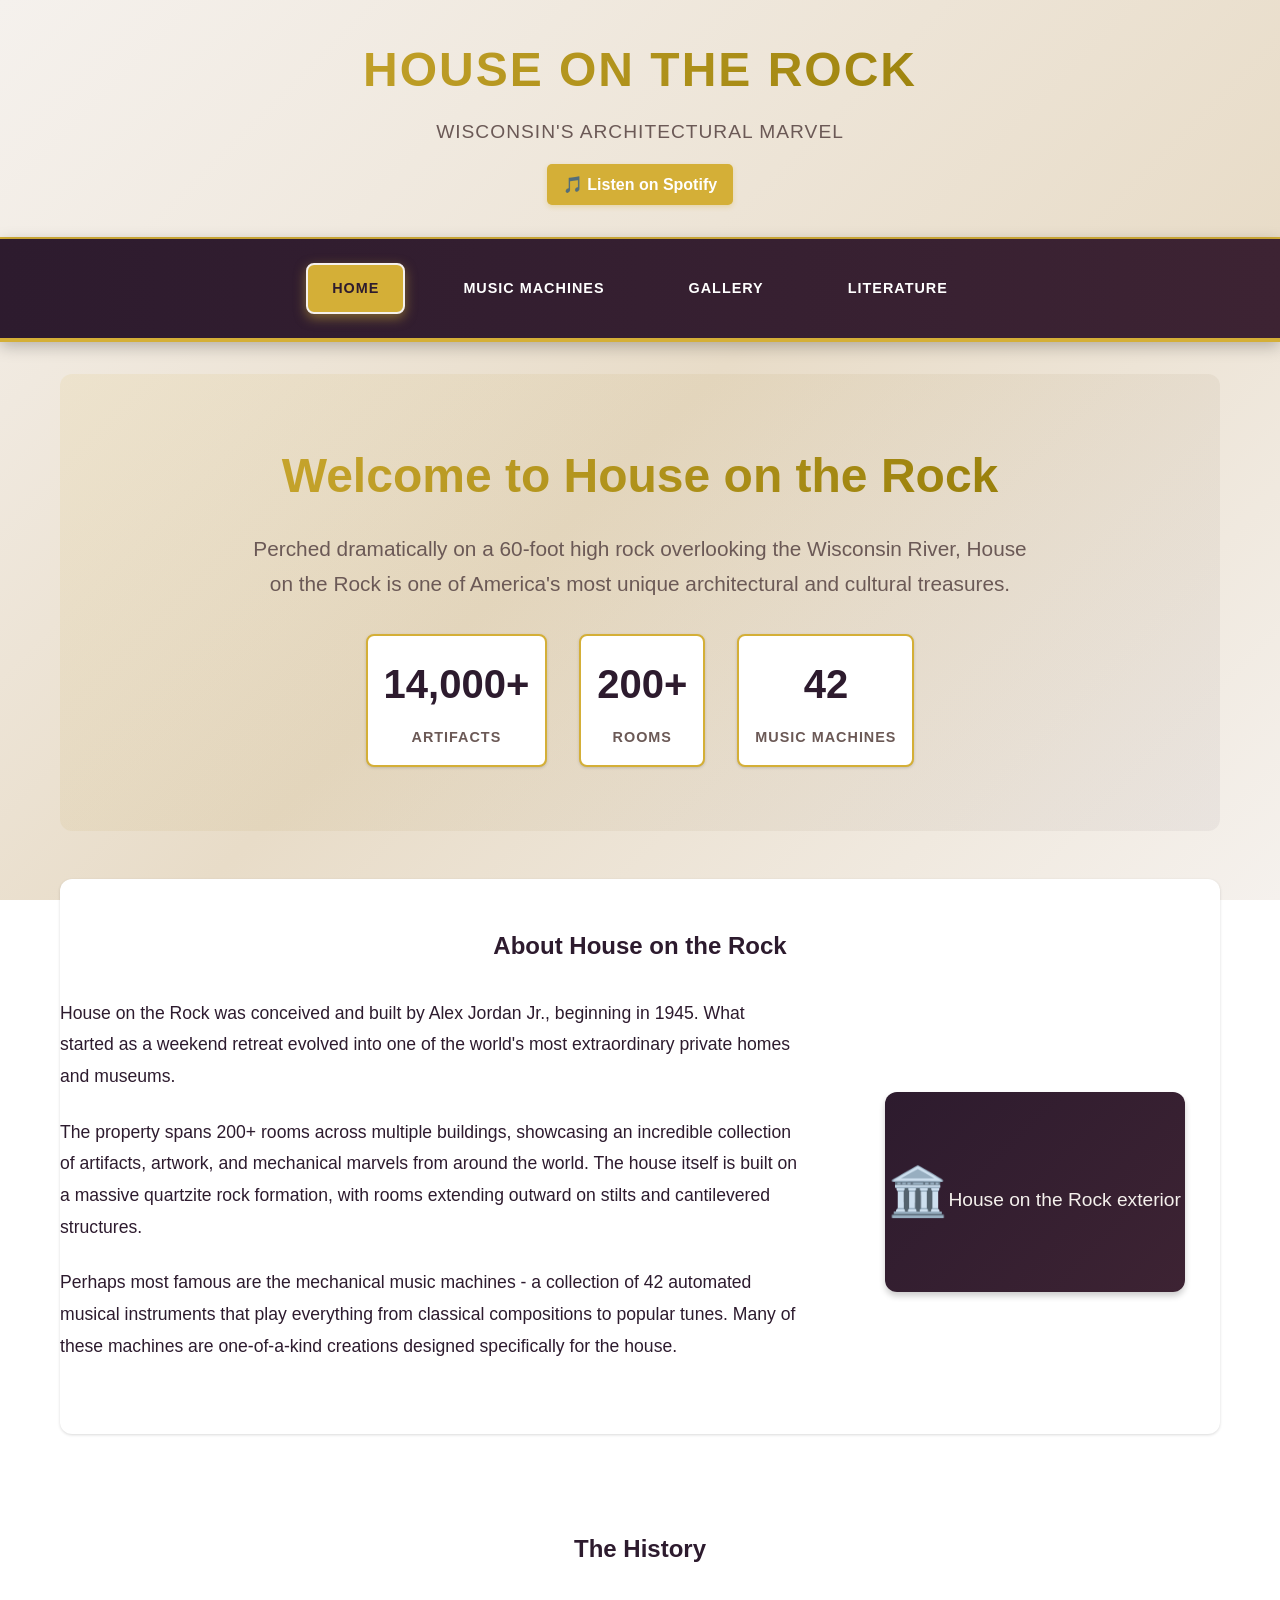
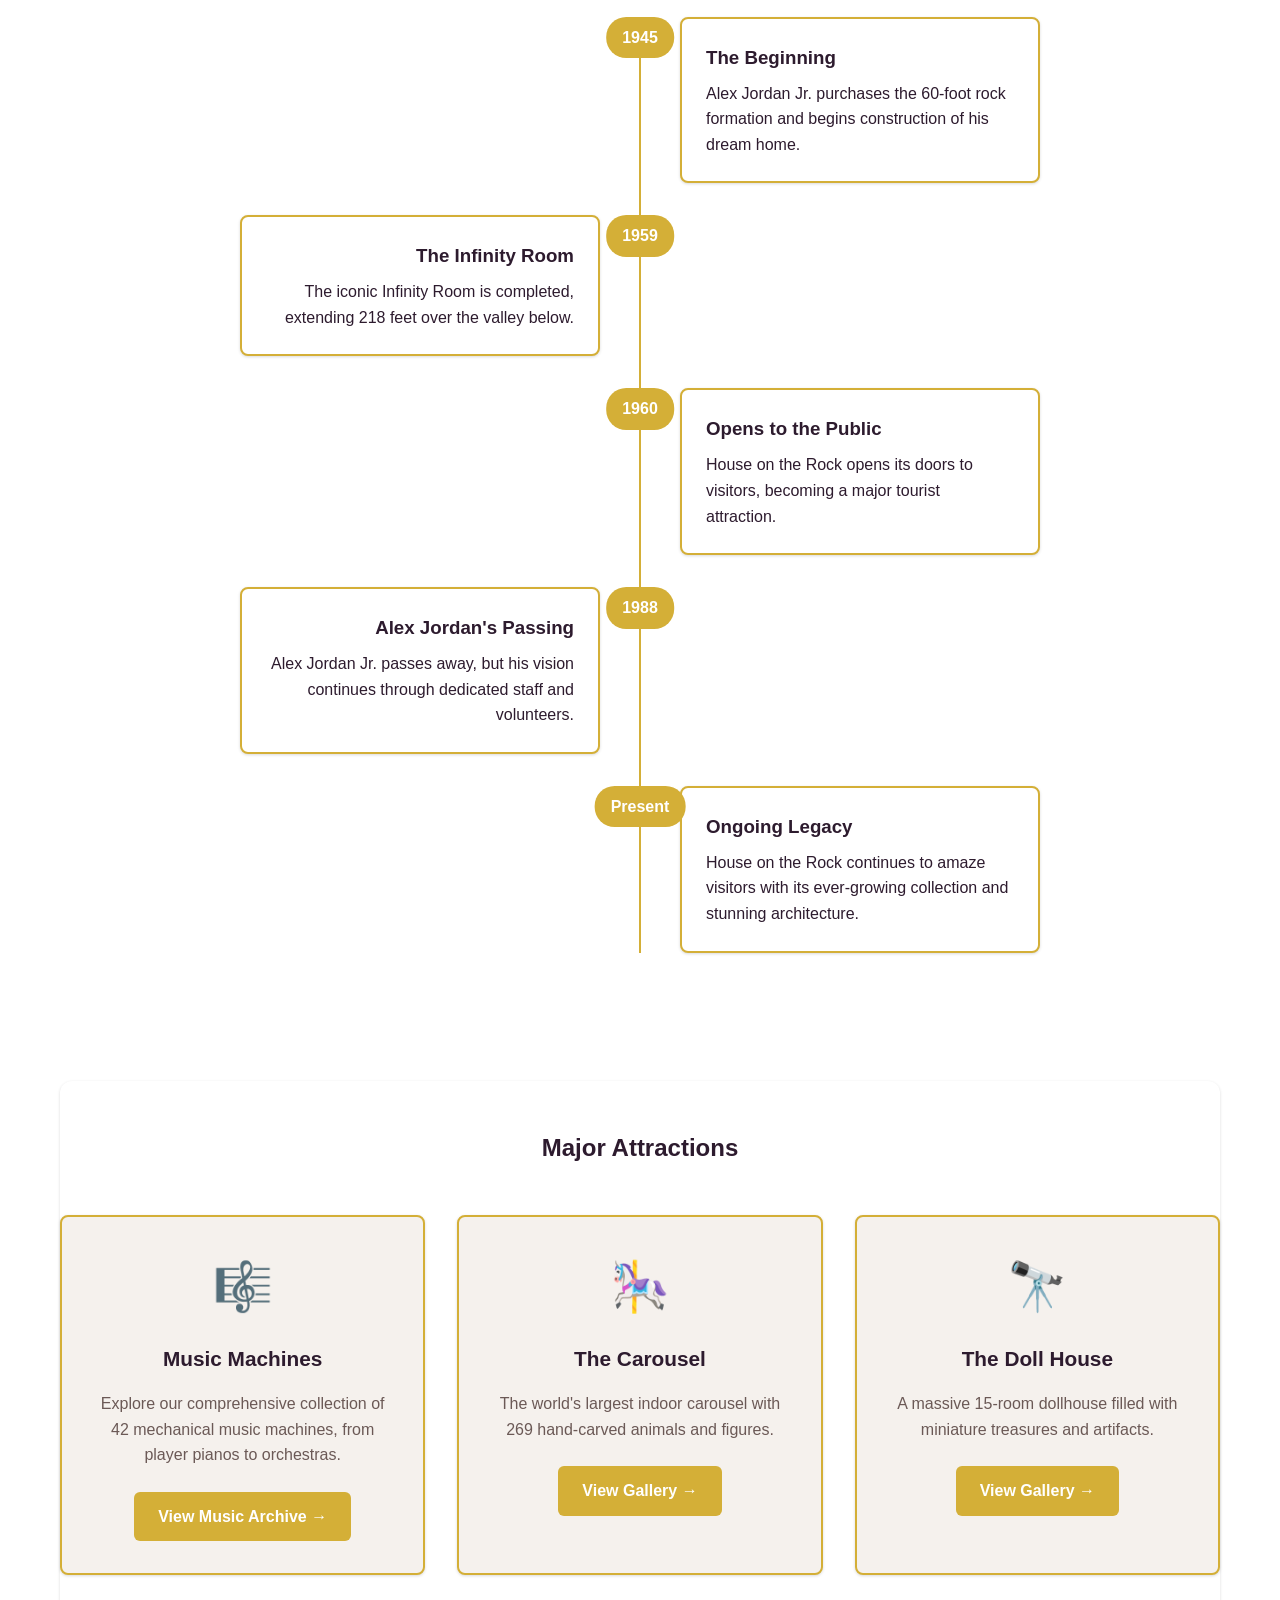
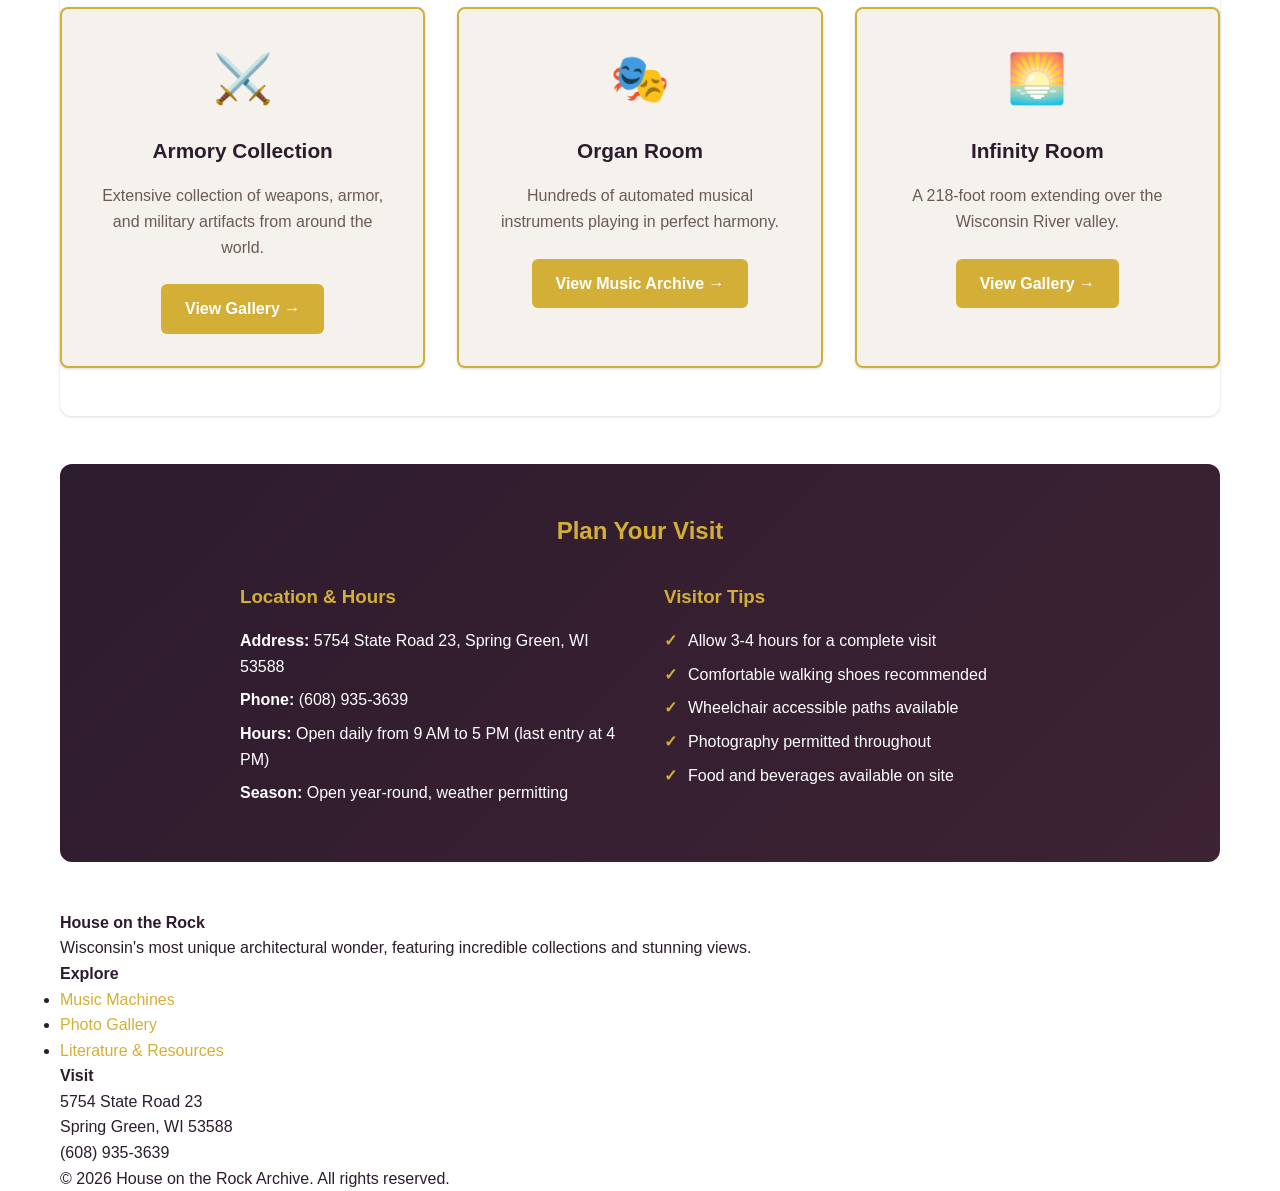
<file: index.html>
<!DOCTYPE html>
<html lang="en">
<head>
    <!-- Performance optimizations -->
    <meta charset="UTF-8">
    <meta name="viewport" content="width=device-width, initial-scale=1.0">
    <meta http-equiv="X-UA-Compatible" content="IE=edge">

    <!-- DNS prefetch for external resources -->
    <link rel="dns-prefetch" href="//fonts.googleapis.com">
    <link rel="preconnect" href="https://fonts.googleapis.com" crossorigin>

    <!-- Preload critical resources -->
    <link rel="preload" href="styles.css" as="style">

    <!-- External CSS -->
    <link rel="stylesheet" href="styles.css">

    <!-- Page metadata -->
    <title>House on the Rock - Wisconsin's Architectural Marvel</title>
    <meta name="description" content="Discover House on the Rock, Wisconsin's most unique architectural wonder featuring incredible collections, mechanical music machines, and stunning views.">
    <meta name="keywords" content="House on the Rock, Spring Green Wisconsin, architectural wonder, collections, music machines, Alex Jordan">
    <meta name="author" content="House on the Rock Archive">
    <meta name="robots" content="index, follow">

    <!-- Performance and caching -->
    <meta http-equiv="Cache-Control" content="max-age=86400, public">
    <meta name="theme-color" content="#2c5530">

    <!-- Open Graph for social sharing -->
    <meta property="og:title" content="House on the Rock - Wisconsin's Architectural Marvel">
    <meta property="og:description" content="Discover House on the Rock, Wisconsin's most unique architectural wonder">
    <meta property="og:type" content="website">
    <meta property="og:url" content="https://houseontherockarchive.com">

    <!-- Favicon -->
    <link rel="icon" type="image/x-icon" href="favicon.ico">
    <link rel="apple-touch-icon" sizes="180x180" href="apple-touch-icon.png">

    <!-- Web App Manifest -->
    <link rel="manifest" href="manifest.json">

    <!-- Canonical URL -->
    <link rel="canonical" href="https://houseontherockarchive.com">

    <!-- Security headers -->
    <meta http-equiv="Content-Security-Policy" content="default-src 'self'; script-src 'self' 'unsafe-inline'; style-src 'self' 'unsafe-inline' https://fonts.googleapis.com; font-src 'self' https://fonts.gstatic.com; img-src 'self' data: https:; connect-src 'self'">
</head>
<body>
    <header>
        <div class="container">
            <h1>House on the Rock</h1>
            <div class="subtitle">Wisconsin's Architectural Marvel</div>
            <div class="spotify-link">
                <a href="https://open.spotify.com/playlist/YOUR_PLAYLIST_ID" target="_blank" rel="noopener noreferrer" aria-label="Listen to House on the Rock Music Machines playlist on Spotify">
                    🎵 Listen on Spotify
                </a>
            </div>
        </div>
    </header>

    <nav class="main-nav" aria-label="Main navigation">
        <div class="container">
            <a href="index.html" class="nav-section active">Home</a>
            <a href="music.html" class="nav-section">Music Machines</a>
            <a href="gallery.html" class="nav-section">Gallery</a>
            <a href="literature.html" class="nav-section">Literature</a>
        </div>
    </nav>

    <main id="main-content" class="container">
        <section class="hero">
            <div class="hero-content">
                <h2>Welcome to House on the Rock</h2>
                <p class="hero-description">Perched dramatically on a 60-foot high rock overlooking the Wisconsin River, House on the Rock is one of America's most unique architectural and cultural treasures.</p>
                <div class="hero-stats">
                    <div class="stat">
                        <span class="stat-number">14,000+</span>
                        <span class="stat-label">Artifacts</span>
                    </div>
                    <div class="stat">
                        <span class="stat-number">200+</span>
                        <span class="stat-label">Rooms</span>
                    </div>
                    <div class="stat">
                        <span class="stat-number">42</span>
                        <span class="stat-label">Music Machines</span>
                    </div>
                </div>
            </div>
        </section>

        <section class="about">
            <h2>About House on the Rock</h2>
            <div class="about-content">
                <div class="about-text">
                    <p>House on the Rock was conceived and built by Alex Jordan Jr., beginning in 1945. What started as a weekend retreat evolved into one of the world's most extraordinary private homes and museums.</p>
                    <p>The property spans 200+ rooms across multiple buildings, showcasing an incredible collection of artifacts, artwork, and mechanical marvels from around the world. The house itself is built on a massive quartzite rock formation, with rooms extending outward on stilts and cantilevered structures.</p>
                    <p>Perhaps most famous are the mechanical music machines - a collection of 42 automated musical instruments that play everything from classical compositions to popular tunes. Many of these machines are one-of-a-kind creations designed specifically for the house.</p>
                </div>
                <div class="about-image">
                    <div class="image-placeholder-large">
                        <span>🏛️</span>
                        <p>House on the Rock exterior</p>
                    </div>
                </div>
            </div>
        </section>

        <section class="history">
            <h2>The History</h2>
            <div class="timeline">
                <div class="timeline-item">
                    <div class="timeline-date">1945</div>
                    <div class="timeline-content">
                        <h3>The Beginning</h3>
                        <p>Alex Jordan Jr. purchases the 60-foot rock formation and begins construction of his dream home.</p>
                    </div>
                </div>
                <div class="timeline-item">
                    <div class="timeline-date">1959</div>
                    <div class="timeline-content">
                        <h3>The Infinity Room</h3>
                        <p>The iconic Infinity Room is completed, extending 218 feet over the valley below.</p>
                    </div>
                </div>
                <div class="timeline-item">
                    <div class="timeline-date">1960</div>
                    <div class="timeline-content">
                        <h3>Opens to the Public</h3>
                        <p>House on the Rock opens its doors to visitors, becoming a major tourist attraction.</p>
                    </div>
                </div>
                <div class="timeline-item">
                    <div class="timeline-date">1988</div>
                    <div class="timeline-content">
                        <h3>Alex Jordan's Passing</h3>
                        <p>Alex Jordan Jr. passes away, but his vision continues through dedicated staff and volunteers.</p>
                    </div>
                </div>
                <div class="timeline-item">
                    <div class="timeline-date">Present</div>
                    <div class="timeline-content">
                        <h3>Ongoing Legacy</h3>
                        <p>House on the Rock continues to amaze visitors with its ever-growing collection and stunning architecture.</p>
                    </div>
                </div>
            </div>
        </section>

        <section class="attractions">
            <h2>Major Attractions</h2>
            <div class="attractions-grid">
                <div class="attraction-card">
                    <div class="attraction-icon">🎼</div>
                    <h3>Music Machines</h3>
                    <p>Explore our comprehensive collection of 42 mechanical music machines, from player pianos to orchestras.</p>
                    <a href="music.html" class="attraction-link">View Music Archive →</a>
                </div>
                <div class="attraction-card">
                    <div class="attraction-icon">🎠</div>
                    <h3>The Carousel</h3>
                    <p>The world's largest indoor carousel with 269 hand-carved animals and figures.</p>
                    <a href="gallery.html" class="attraction-link">View Gallery →</a>
                </div>
                <div class="attraction-card">
                    <div class="attraction-icon">🔭</div>
                    <h3>The Doll House</h3>
                    <p>A massive 15-room dollhouse filled with miniature treasures and artifacts.</p>
                    <a href="gallery.html" class="attraction-link">View Gallery →</a>
                </div>
                <div class="attraction-card">
                    <div class="attraction-icon">⚔️</div>
                    <h3>Armory Collection</h3>
                    <p>Extensive collection of weapons, armor, and military artifacts from around the world.</p>
                    <a href="gallery.html" class="attraction-link">View Gallery →</a>
                </div>
                <div class="attraction-card">
                    <div class="attraction-icon">🎭</div>
                    <h3>Organ Room</h3>
                    <p>Hundreds of automated musical instruments playing in perfect harmony.</p>
                    <a href="music.html" class="attraction-link">View Music Archive →</a>
                </div>
                <div class="attraction-card">
                    <div class="attraction-icon">🌅</div>
                    <h3>Infinity Room</h3>
                    <p>A 218-foot room extending over the Wisconsin River valley.</p>
                    <a href="gallery.html" class="attraction-link">View Gallery →</a>
                </div>
            </div>
        </section>

        <section class="visit">
            <h2>Plan Your Visit</h2>
            <div class="visit-info">
                <div class="visit-details">
                    <h3>Location & Hours</h3>
                    <p><strong>Address:</strong> 5754 State Road 23, Spring Green, WI 53588</p>
                    <p><strong>Phone:</strong> (608) 935-3639</p>
                    <p><strong>Hours:</strong> Open daily from 9 AM to 5 PM (last entry at 4 PM)</p>
                    <p><strong>Season:</strong> Open year-round, weather permitting</p>
                </div>
                <div class="visit-tips">
                    <h3>Visitor Tips</h3>
                    <ul>
                        <li>Allow 3-4 hours for a complete visit</li>
                        <li>Comfortable walking shoes recommended</li>
                        <li>Wheelchair accessible paths available</li>
                        <li>Photography permitted throughout</li>
                        <li>Food and beverages available on site</li>
                    </ul>
                </div>
            </div>
        </section>
    </main>

    <footer>
        <div class="container">
            <div class="footer-content">
                <div class="footer-section">
                    <h4>House on the Rock</h4>
                    <p>Wisconsin's most unique architectural wonder, featuring incredible collections and stunning views.</p>
                </div>
                <div class="footer-section">
                    <h4>Explore</h4>
                    <ul>
                        <li><a href="music.html">Music Machines</a></li>
                        <li><a href="gallery.html">Photo Gallery</a></li>
                        <li><a href="literature.html">Literature & Resources</a></li>
                    </ul>
                </div>
                <div class="footer-section">
                    <h4>Visit</h4>
                    <p>5754 State Road 23<br>Spring Green, WI 53588<br>(608) 935-3639</p>
                </div>
            </div>
            <div class="footer-bottom">
                <p>&copy; 2026 House on the Rock Archive. All rights reserved.</p>
            </div>
        </div>
    </footer>

    <script>
        // Performance optimizations
        document.addEventListener('DOMContentLoaded', function() {
            // Lazy load images if needed
            const images = document.querySelectorAll('img[data-src]');
            const imageObserver = new IntersectionObserver((entries, observer) => {
                entries.forEach(entry => {
                    if (entry.isIntersecting) {
                        const img = entry.target;
                        img.src = img.dataset.src;
                        img.classList.remove('lazy');
                        observer.unobserve(img);
                    }
                });
            });

            images.forEach(img => imageObserver.observe(img));

            // Smooth scrolling for anchor links
            document.querySelectorAll('a[href^="#"]').forEach(anchor => {
                anchor.addEventListener('click', function (e) {
                    e.preventDefault();
                    const target = document.querySelector(this.getAttribute('href'));
                    if (target) {
                        target.scrollIntoView({
                            behavior: 'smooth',
                            block: 'start'
                        });
                    }
                });
            });

            // Service worker registration for caching
            if ('serviceWorker' in navigator) {
                window.addEventListener('load', function() {
                    navigator.serviceWorker.register('/sw.js')
                        .then(function(registration) {
                            console.log('Service Worker registered successfully:', registration.scope);
                        })
                        .catch(function(error) {
                            console.log('Service Worker registration failed:', error);
                        });
                });
            }
        });
    </script>
</body>
</html>
</file>
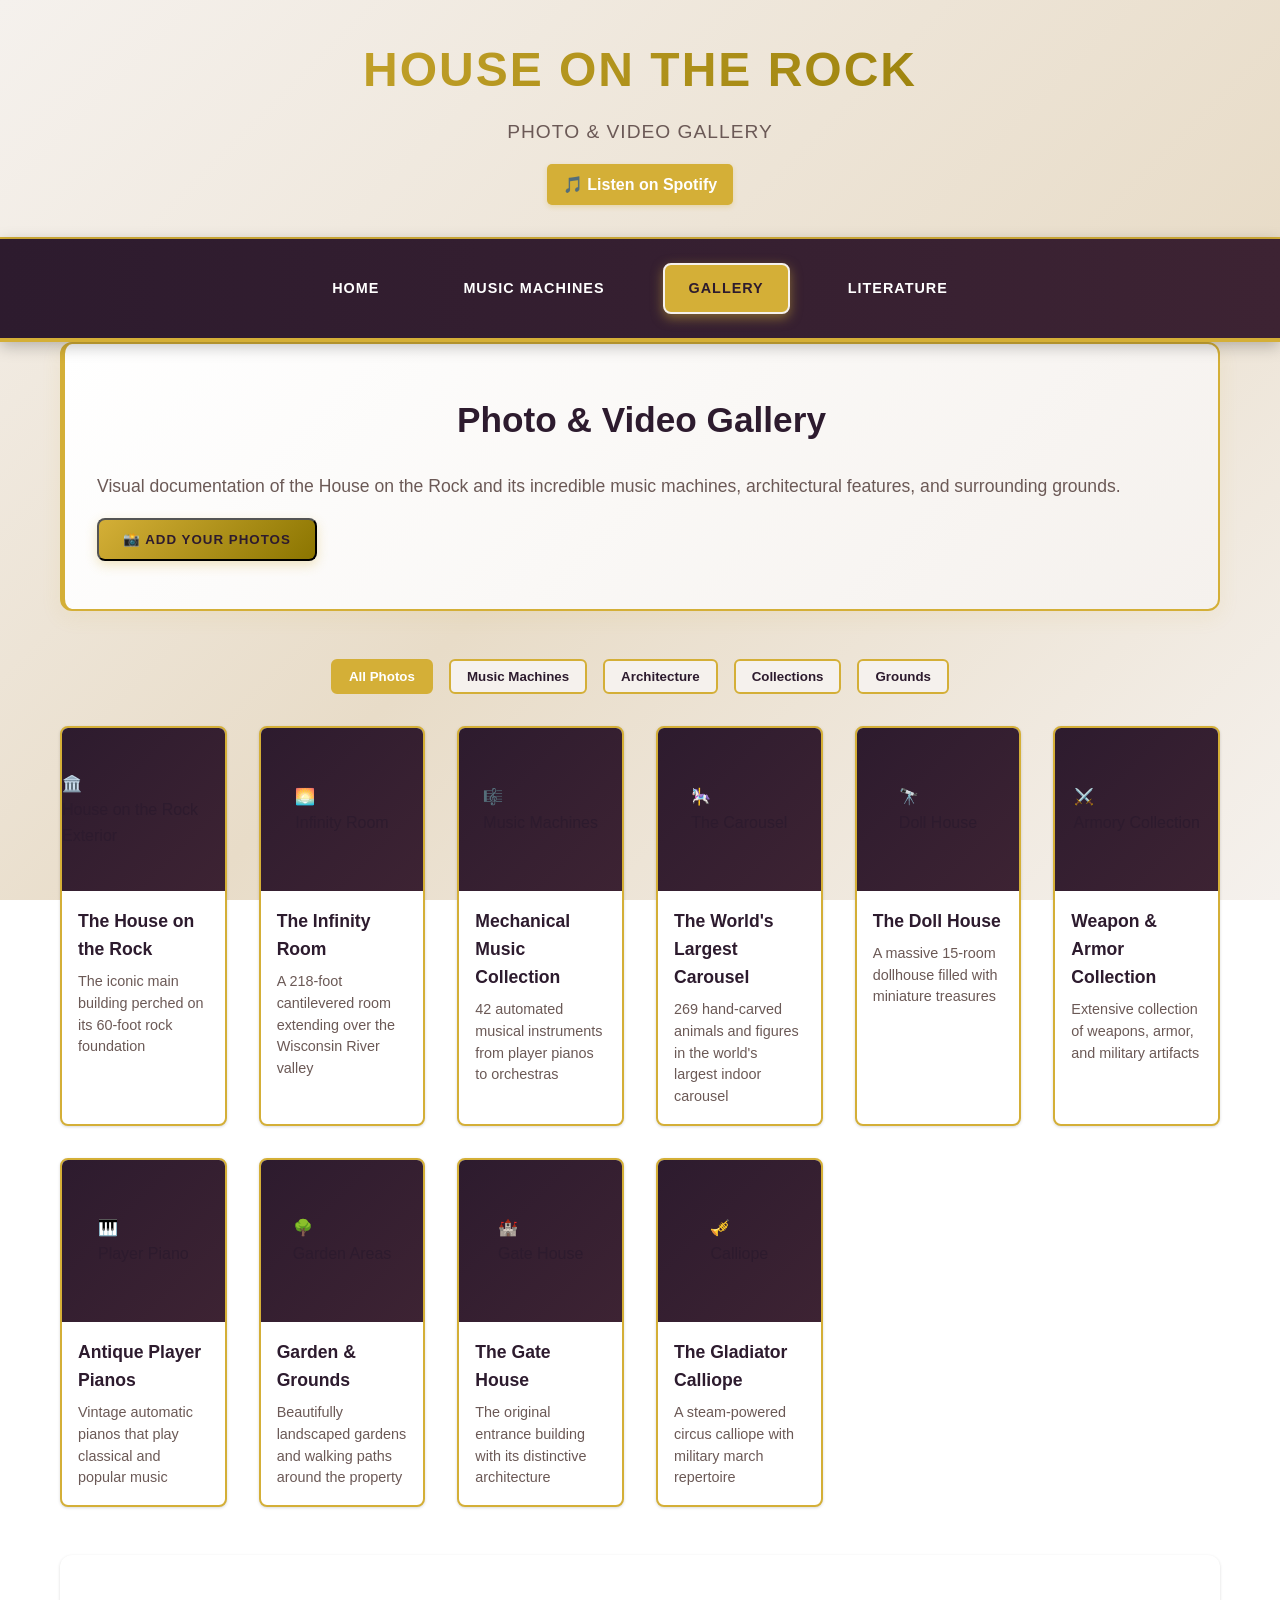
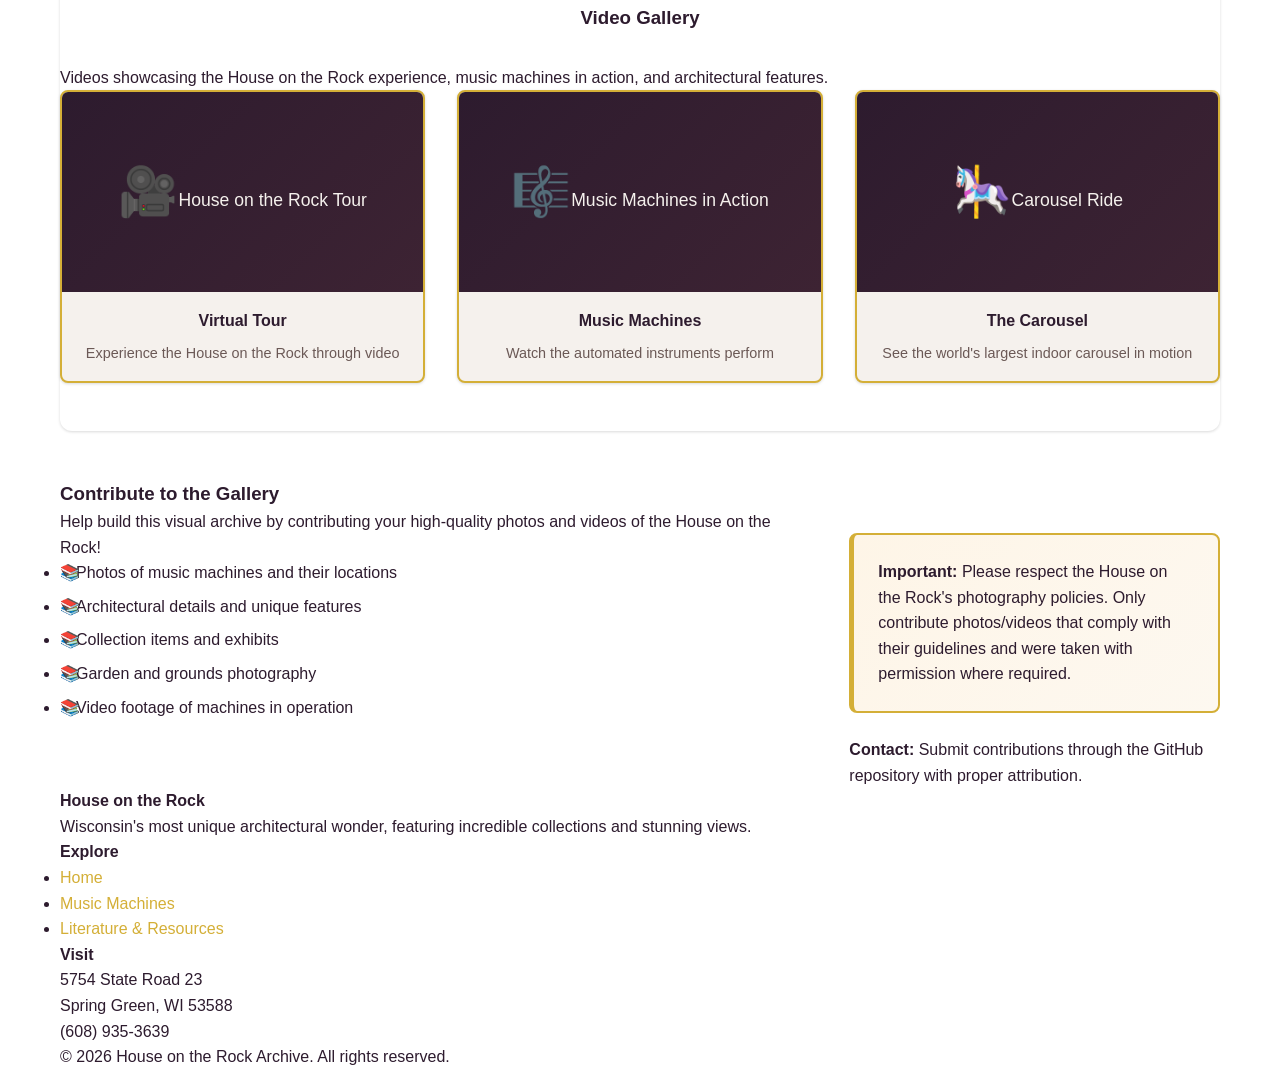
<file: gallery.html>
<!DOCTYPE html>
<html lang="en">
<head>
    <!-- Performance optimizations -->
    <meta charset="UTF-8">
    <meta name="viewport" content="width=device-width, initial-scale=1.0">
    <meta http-equiv="X-UA-Compatible" content="IE=edge">

    <!-- DNS prefetch for external resources -->
    <link rel="dns-prefetch" href="//fonts.googleapis.com">
    <link rel="preconnect" href="https://fonts.googleapis.com" crossorigin>

    <!-- Preload critical resources -->
    <link rel="preload" href="styles.css" as="style">

    <!-- External CSS -->
    <link rel="stylesheet" href="styles.css">

    <!-- Page metadata -->
    <title>House on the Rock - Photo & Video Gallery</title>
    <meta name="description" content="Visual gallery of House on the Rock featuring photos and videos of the architectural wonder, music machines, and collections.">
    <meta name="keywords" content="House on the Rock photos, videos, gallery, architecture, music machines, Wisconsin">
    <meta name="author" content="House on the Rock Archive">
    <meta name="robots" content="index, follow">

    <!-- Performance and caching -->
    <meta http-equiv="Cache-Control" content="max-age=86400, public">
    <meta name="theme-color" content="#2c5530">

    <!-- Open Graph for social sharing -->
    <meta property="og:title" content="House on the Rock - Photo & Video Gallery">
    <meta property="og:description" content="Visual gallery of House on the Rock's architectural wonder and collections">
    <meta property="og:type" content="website">
    <meta property="og:url" content="https://houseontherockarchive.com/gallery.html">

    <!-- Favicon -->
    <link rel="icon" type="image/x-icon" href="favicon.ico">
    <link rel="apple-touch-icon" sizes="180x180" href="apple-touch-icon.png">

    <!-- Web App Manifest -->
    <link rel="manifest" href="manifest.json">

    <!-- Canonical URL -->
    <link rel="canonical" href="https://houseontherockarchive.com/gallery.html">

    <!-- Security headers -->
    <meta http-equiv="Content-Security-Policy" content="default-src 'self'; script-src 'self' 'unsafe-inline'; style-src 'self' 'unsafe-inline' https://fonts.googleapis.com; font-src 'self' https://fonts.gstatic.com; img-src 'self' data: https:; connect-src 'self'">
</head>
<body>
    <header>
        <div class="container">
            <h1>House on the Rock</h1>
            <div class="subtitle">Photo & Video Gallery</div>
            <div class="spotify-link">
                <a href="https://open.spotify.com/playlist/YOUR_PLAYLIST_ID" target="_blank" rel="noopener noreferrer" aria-label="Listen to House on the Rock Music Machines playlist on Spotify">
                    🎵 Listen on Spotify
                </a>
            </div>
        </div>
    </header>

    <nav class="main-nav" aria-label="Main navigation">
        <div class="container">
            <a href="index.html" class="nav-section">Home</a>
            <a href="music.html" class="nav-section">Music Machines</a>
            <a href="gallery.html" class="nav-section active">Gallery</a>
            <a href="literature.html" class="nav-section">Literature</a>
        </div>
    </nav>

    <main id="main-content" class="container">
        <section class="intro">
            <h2>Photo & Video Gallery</h2>
            <p>Visual documentation of the House on the Rock and its incredible music machines, architectural features, and surrounding grounds.</p>
            <div class="gallery-controls">
                <button id="add-photos-btn" class="cta-button">📸 Add Your Photos</button>
                <input type="file" id="gallery-upload" accept="image/*" multiple style="display: none;">
            </div>
        </section>

        <section class="gallery-section">
            <div class="gallery-filters">
                <button class="filter-btn active" data-filter="all">All Photos</button>
                <button class="filter-btn" data-filter="machines">Music Machines</button>
                <button class="filter-btn" data-filter="architecture">Architecture</button>
                <button class="filter-btn" data-filter="collections">Collections</button>
                <button class="filter-btn" data-filter="grounds">Grounds</button>
            </div>

            <div class="gallery-grid" id="gallery-grid">
                <!-- Featured Images -->
                <div class="gallery-item" data-category="architecture">
                    <div class="gallery-image-wrapper">
                        <div class="gallery-image-placeholder">
                            <span>🏛️</span>
                            <p>House on the Rock Exterior</p>
                        </div>
                    </div>
                    <div class="gallery-caption">
                        <h4>The House on the Rock</h4>
                        <p>The iconic main building perched on its 60-foot rock foundation</p>
                    </div>
                </div>

                <div class="gallery-item" data-category="architecture">
                    <div class="gallery-image-wrapper">
                        <div class="gallery-image-placeholder">
                            <span>🌅</span>
                            <p>Infinity Room</p>
                        </div>
                    </div>
                    <div class="gallery-caption">
                        <h4>The Infinity Room</h4>
                        <p>A 218-foot cantilevered room extending over the Wisconsin River valley</p>
                    </div>
                </div>

                <div class="gallery-item" data-category="machines">
                    <div class="gallery-image-wrapper">
                        <div class="gallery-image-placeholder">
                            <span>🎼</span>
                            <p>Music Machines</p>
                        </div>
                    </div>
                    <div class="gallery-caption">
                        <h4>Mechanical Music Collection</h4>
                        <p>42 automated musical instruments from player pianos to orchestras</p>
                    </div>
                </div>

                <div class="gallery-item" data-category="collections">
                    <div class="gallery-image-wrapper">
                        <div class="gallery-image-placeholder">
                            <span>🎠</span>
                            <p>The Carousel</p>
                        </div>
                    </div>
                    <div class="gallery-caption">
                        <h4>The World's Largest Carousel</h4>
                        <p>269 hand-carved animals and figures in the world's largest indoor carousel</p>
                    </div>
                </div>

                <div class="gallery-item" data-category="collections">
                    <div class="gallery-image-wrapper">
                        <div class="gallery-image-placeholder">
                            <span>🔭</span>
                            <p>Doll House</p>
                        </div>
                    </div>
                    <div class="gallery-caption">
                        <h4>The Doll House</h4>
                        <p>A massive 15-room dollhouse filled with miniature treasures</p>
                    </div>
                </div>

                <div class="gallery-item" data-category="collections">
                    <div class="gallery-image-wrapper">
                        <div class="gallery-image-placeholder">
                            <span>⚔️</span>
                            <p>Armory Collection</p>
                        </div>
                    </div>
                    <div class="gallery-caption">
                        <h4>Weapon & Armor Collection</h4>
                        <p>Extensive collection of weapons, armor, and military artifacts</p>
                    </div>
                </div>

                <div class="gallery-item" data-category="machines">
                    <div class="gallery-image-wrapper">
                        <div class="gallery-image-placeholder">
                            <span>🎹</span>
                            <p>Player Piano</p>
                        </div>
                    </div>
                    <div class="gallery-caption">
                        <h4>Antique Player Pianos</h4>
                        <p>Vintage automatic pianos that play classical and popular music</p>
                    </div>
                </div>

                <div class="gallery-item" data-category="grounds">
                    <div class="gallery-image-wrapper">
                        <div class="gallery-image-placeholder">
                            <span>🌳</span>
                            <p>Garden Areas</p>
                        </div>
                    </div>
                    <div class="gallery-caption">
                        <h4>Garden & Grounds</h4>
                        <p>Beautifully landscaped gardens and walking paths around the property</p>
                    </div>
                </div>

                <div class="gallery-item" data-category="architecture">
                    <div class="gallery-image-wrapper">
                        <div class="gallery-image-placeholder">
                            <span>🏰</span>
                            <p>Gate House</p>
                        </div>
                    </div>
                    <div class="gallery-caption">
                        <h4>The Gate House</h4>
                        <p>The original entrance building with its distinctive architecture</p>
                    </div>
                </div>

                <div class="gallery-item" data-category="machines">
                    <div class="gallery-image-wrapper">
                        <div class="gallery-image-placeholder">
                            <span>🎺</span>
                            <p>Calliope</p>
                        </div>
                    </div>
                    <div class="gallery-caption">
                        <h4>The Gladiator Calliope</h4>
                        <p>A steam-powered circus calliope with military march repertoire</p>
                    </div>
                </div>
            </div>
        </section>

        <section class="video-section">
            <h3>Video Gallery</h3>
            <p>Videos showcasing the House on the Rock experience, music machines in action, and architectural features.</p>

            <div class="video-grid">
                <div class="video-item">
                    <div class="video-placeholder">
                        <span>🎥</span>
                        <p>House on the Rock Tour</p>
                    </div>
                    <div class="video-caption">
                        <h4>Virtual Tour</h4>
                        <p>Experience the House on the Rock through video</p>
                    </div>
                </div>

                <div class="video-item">
                    <div class="video-placeholder">
                        <span>🎼</span>
                        <p>Music Machines in Action</p>
                    </div>
                    <div class="video-caption">
                        <h4>Music Machines</h4>
                        <p>Watch the automated instruments perform</p>
                    </div>
                </div>

                <div class="video-item">
                    <div class="video-placeholder">
                        <span>🎠</span>
                        <p>Carousel Ride</p>
                    </div>
                    <div class="video-caption">
                        <h4>The Carousel</h4>
                        <p>See the world's largest indoor carousel in motion</p>
                    </div>
                </div>
            </div>
        </section>

        <section class="contribute">
            <h3>Contribute to the Gallery</h3>
            <div class="contribute-content">
                <div class="contribute-text">
                    <p>Help build this visual archive by contributing your high-quality photos and videos of the House on the Rock!</p>
                    <ul>
                        <li>Photos of music machines and their locations</li>
                        <li>Architectural details and unique features</li>
                        <li>Collection items and exhibits</li>
                        <li>Garden and grounds photography</li>
                        <li>Video footage of machines in operation</li>
                    </ul>
                </div>
                <div class="contribute-note">
                    <div class="note" role="alert">
                        <strong>Important:</strong> Please respect the House on the Rock's photography policies. Only contribute photos/videos that comply with their guidelines and were taken with permission where required.
                    </div>
                    <p><strong>Contact:</strong> Submit contributions through the GitHub repository with proper attribution.</p>
                </div>
            </div>
        </section>
    </main>

    <footer>
        <div class="container">
            <div class="footer-content">
                <div class="footer-section">
                    <h4>House on the Rock</h4>
                    <p>Wisconsin's most unique architectural wonder, featuring incredible collections and stunning views.</p>
                </div>
                <div class="footer-section">
                    <h4>Explore</h4>
                    <ul>
                        <li><a href="index.html">Home</a></li>
                        <li><a href="music.html">Music Machines</a></li>
                        <li><a href="literature.html">Literature & Resources</a></li>
                    </ul>
                </div>
                <div class="footer-section">
                    <h4>Visit</h4>
                    <p>5754 State Road 23<br>Spring Green, WI 53588<br>(608) 935-3639</p>
                </div>
            </div>
            <div class="footer-bottom">
                <p>&copy; 2026 House on the Rock Archive. All rights reserved.</p>
            </div>
        </div>
    </footer>

    <script>
        // Gallery functionality
        document.addEventListener('DOMContentLoaded', function() {
            // Gallery filtering
            const filterButtons = document.querySelectorAll('.filter-btn');
            const galleryItems = document.querySelectorAll('.gallery-item');

            filterButtons.forEach(button => {
                button.addEventListener('click', () => {
                    // Remove active class from all buttons
                    filterButtons.forEach(btn => btn.classList.remove('active'));
                    // Add active class to clicked button
                    button.classList.add('active');

                    const filterValue = button.dataset.filter;

                    galleryItems.forEach(item => {
                        if (filterValue === 'all' || item.dataset.category === filterValue) {
                            item.style.display = 'block';
                        } else {
                            item.style.display = 'none';
                        }
                    });
                });
            });

            // Photo upload functionality
            const addPhotosBtn = document.getElementById('add-photos-btn');
            const galleryUpload = document.getElementById('gallery-upload');
            const galleryGrid = document.getElementById('gallery-grid');

            addPhotosBtn.addEventListener('click', () => {
                galleryUpload.click();
            });

            galleryUpload.addEventListener('change', (e) => {
                const files = e.target.files;

                Array.from(files).forEach(file => {
                    if (file.type.startsWith('image/')) {
                        const reader = new FileReader();
                        reader.onload = function(e) {
                            const galleryItem = document.createElement('div');
                            galleryItem.className = 'gallery-item';
                            galleryItem.dataset.category = 'user-upload';
                            galleryItem.innerHTML = `
                                <div class="gallery-image-wrapper">
                                    <img src="${e.target.result}" alt="${file.name}" class="uploaded-gallery-image">
                                </div>
                                <div class="gallery-caption">
                                    <h4>User Uploaded</h4>
                                    <p>${file.name}</p>
                                </div>
                            `;
                            galleryGrid.appendChild(galleryItem);
                        };
                        reader.readAsDataURL(file);
                    }
                });
            });

            // Service worker registration for caching
            if ('serviceWorker' in navigator) {
                window.addEventListener('load', function() {
                    navigator.serviceWorker.register('/sw.js')
                        .then(function(registration) {
                            console.log('Service Worker registered successfully:', registration.scope);
                        })
                        .catch(function(error) {
                            console.log('Service Worker registration failed:', error);
                        });
                });
            }
        });
    </script>
</body>
</html>
</file>
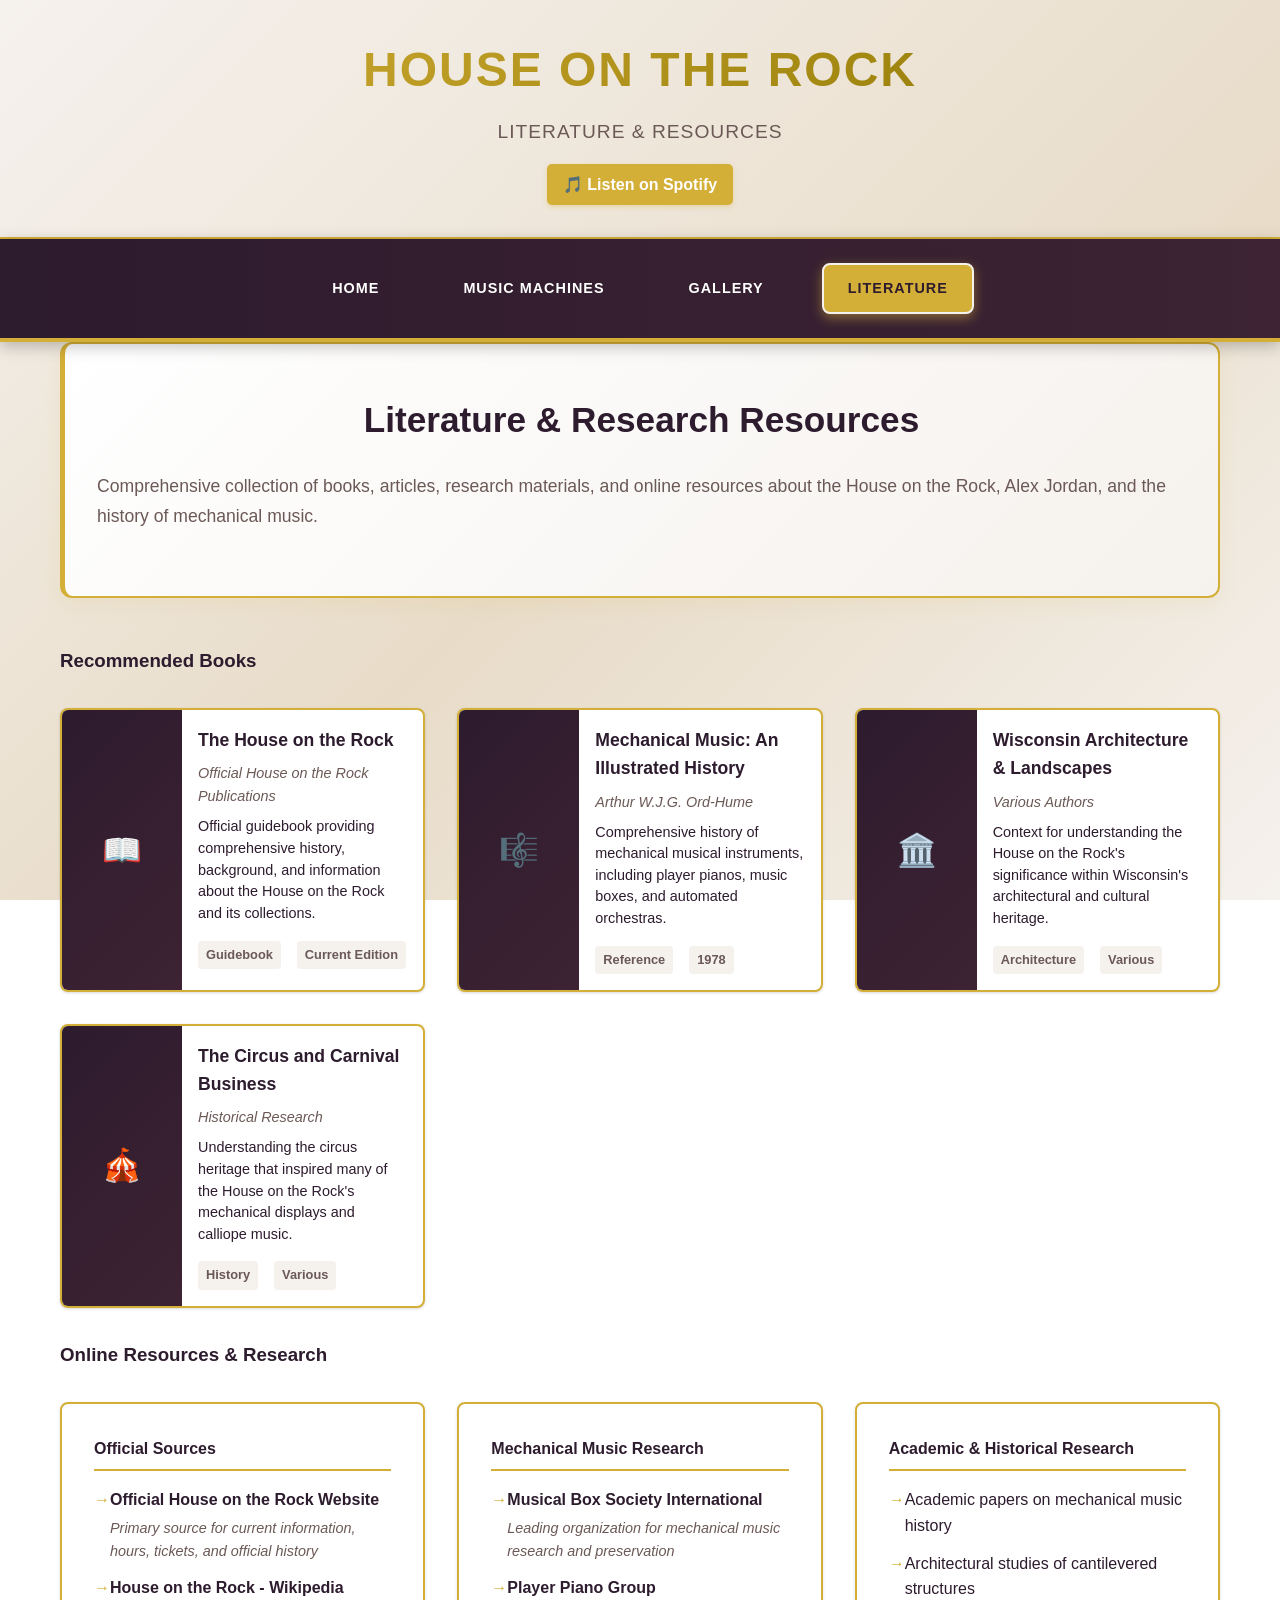
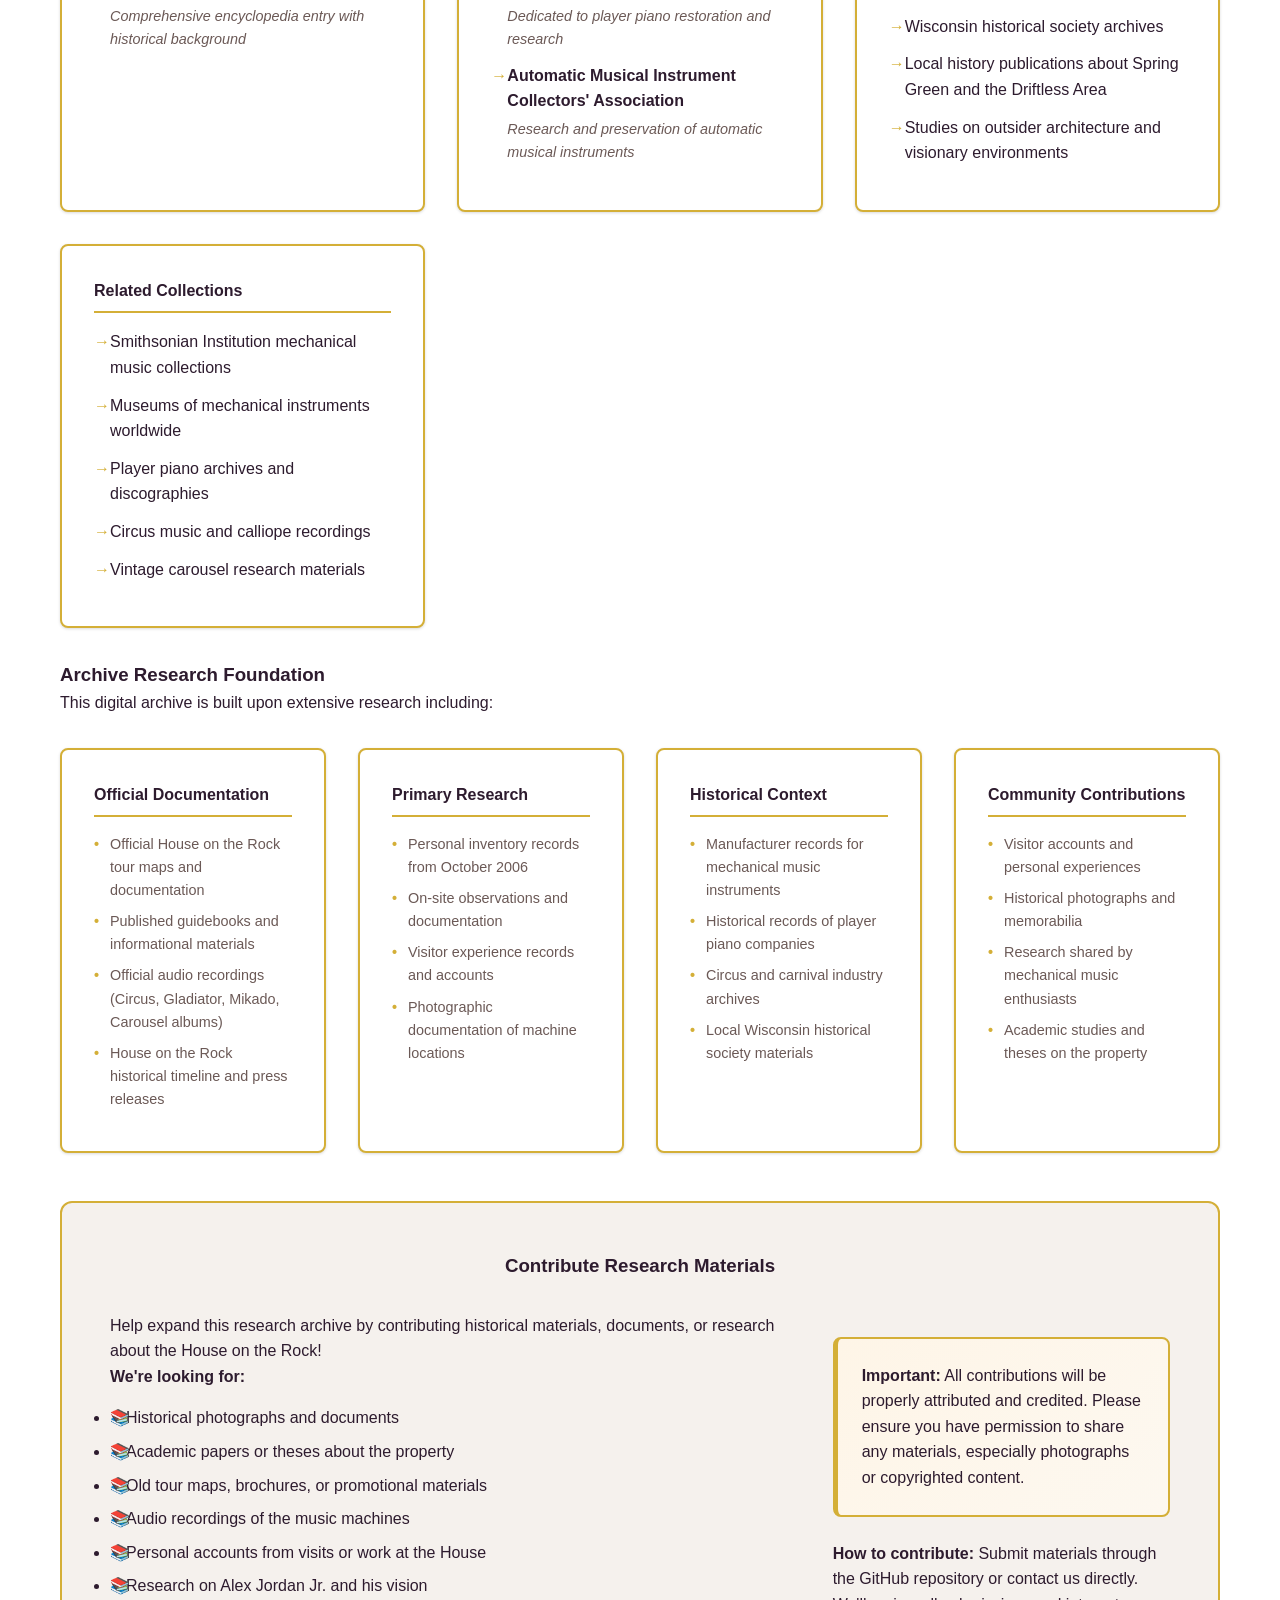
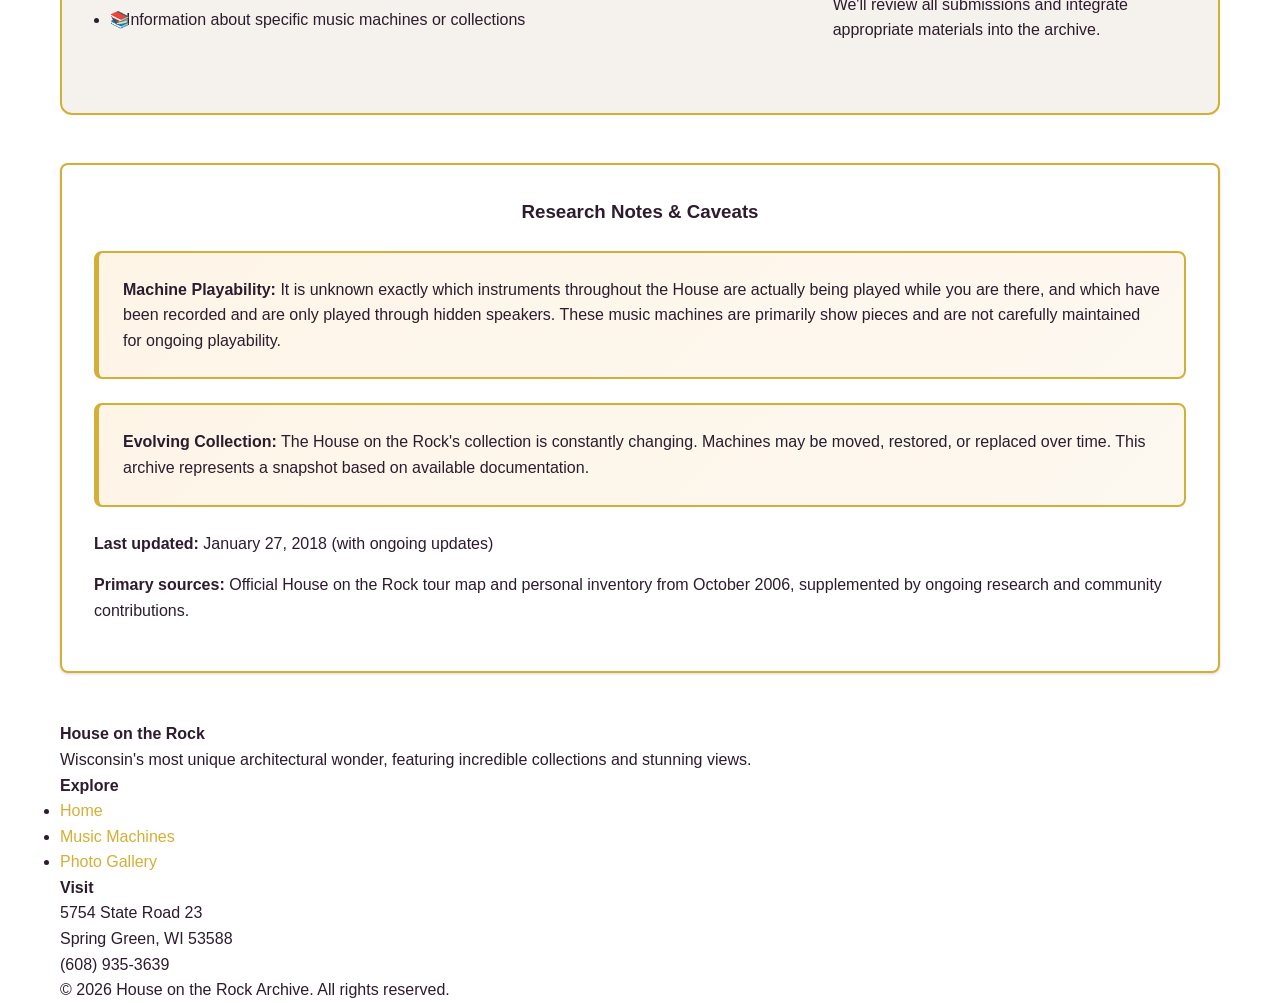
<file: literature.html>
<!DOCTYPE html>
<html lang="en">
<head>
    <!-- Performance optimizations -->
    <meta charset="UTF-8">
    <meta name="viewport" content="width=device-width, initial-scale=1.0">
    <meta http-equiv="X-UA-Compatible" content="IE=edge">

    <!-- DNS prefetch for external resources -->
    <link rel="dns-prefetch" href="//fonts.googleapis.com">
    <link rel="preconnect" href="https://fonts.googleapis.com" crossorigin>

    <!-- Preload critical resources -->
    <link rel="preload" href="styles.css" as="style">

    <!-- External CSS -->
    <link rel="stylesheet" href="styles.css">

    <!-- Page metadata -->
    <title>House on the Rock - Literature & Resources</title>
    <meta name="description" content="Research materials, books, articles, and resources about House on the Rock, Alex Jordan, and mechanical music history.">
    <meta name="keywords" content="House on the Rock literature, research, books, Alex Jordan, mechanical music, Wisconsin history">
    <meta name="author" content="House on the Rock Archive">
    <meta name="robots" content="index, follow">

    <!-- Performance and caching -->
    <meta http-equiv="Cache-Control" content="max-age=86400, public">
    <meta name="theme-color" content="#2c5530">

    <!-- Open Graph for social sharing -->
    <meta property="og:title" content="House on the Rock - Literature & Resources">
    <meta property="og:description" content="Research materials and resources about House on the Rock and mechanical music">
    <meta property="og:type" content="website">
    <meta property="og:url" content="https://houseontherockarchive.com/literature.html">

    <!-- Favicon -->
    <link rel="icon" type="image/x-icon" href="favicon.ico">
    <link rel="apple-touch-icon" sizes="180x180" href="apple-touch-icon.png">

    <!-- Web App Manifest -->
    <link rel="manifest" href="manifest.json">

    <!-- Canonical URL -->
    <link rel="canonical" href="https://houseontherockarchive.com/literature.html">

    <!-- Security headers -->
    <meta http-equiv="Content-Security-Policy" content="default-src 'self'; script-src 'self' 'unsafe-inline'; style-src 'self' 'unsafe-inline' https://fonts.googleapis.com; font-src 'self' https://fonts.gstatic.com; img-src 'self' data: https:; connect-src 'self'">
</head>
<body>
    <header>
        <div class="container">
            <h1>House on the Rock</h1>
            <div class="subtitle">Literature & Resources</div>
            <div class="spotify-link">
                <a href="https://open.spotify.com/playlist/YOUR_PLAYLIST_ID" target="_blank" rel="noopener noreferrer" aria-label="Listen to House on the Rock Music Machines playlist on Spotify">
                    🎵 Listen on Spotify
                </a>
            </div>
        </div>
    </header>

    <nav class="main-nav" aria-label="Main navigation">
        <div class="container">
            <a href="index.html" class="nav-section">Home</a>
            <a href="music.html" class="nav-section">Music Machines</a>
            <a href="gallery.html" class="nav-section">Gallery</a>
            <a href="literature.html" class="nav-section active">Literature</a>
        </div>
    </nav>

    <main id="main-content" class="container">
        <section class="intro">
            <h2>Literature & Research Resources</h2>
            <p>Comprehensive collection of books, articles, research materials, and online resources about the House on the Rock, Alex Jordan, and the history of mechanical music.</p>
        </section>

        <section class="books-section">
            <h3>Recommended Books</h3>
            <div class="books-grid">
                <div class="book-item">
                    <div class="book-cover">
                        <div class="book-placeholder">
                            <span>📖</span>
                        </div>
                    </div>
                    <div class="book-info">
                        <h4>The House on the Rock</h4>
                        <p class="book-author">Official House on the Rock Publications</p>
                        <p class="book-description">Official guidebook providing comprehensive history, background, and information about the House on the Rock and its collections.</p>
                        <div class="book-meta">
                            <span class="book-type">Guidebook</span>
                            <span class="book-year">Current Edition</span>
                        </div>
                    </div>
                </div>

                <div class="book-item">
                    <div class="book-cover">
                        <div class="book-placeholder">
                            <span>🎼</span>
                        </div>
                    </div>
                    <div class="book-info">
                        <h4>Mechanical Music: An Illustrated History</h4>
                        <p class="book-author">Arthur W.J.G. Ord-Hume</p>
                        <p class="book-description">Comprehensive history of mechanical musical instruments, including player pianos, music boxes, and automated orchestras.</p>
                        <div class="book-meta">
                            <span class="book-type">Reference</span>
                            <span class="book-year">1978</span>
                        </div>
                    </div>
                </div>

                <div class="book-item">
                    <div class="book-cover">
                        <div class="book-placeholder">
                            <span>🏛️</span>
                        </div>
                    </div>
                    <div class="book-info">
                        <h4>Wisconsin Architecture & Landscapes</h4>
                        <p class="book-author">Various Authors</p>
                        <p class="book-description">Context for understanding the House on the Rock's significance within Wisconsin's architectural and cultural heritage.</p>
                        <div class="book-meta">
                            <span class="book-type">Architecture</span>
                            <span class="book-year">Various</span>
                        </div>
                    </div>
                </div>

                <div class="book-item">
                    <div class="book-cover">
                        <div class="book-placeholder">
                            <span>🎪</span>
                        </div>
                    </div>
                    <div class="book-info">
                        <h4>The Circus and Carnival Business</h4>
                        <p class="book-author">Historical Research</p>
                        <p class="book-description">Understanding the circus heritage that inspired many of the House on the Rock's mechanical displays and calliope music.</p>
                        <div class="book-meta">
                            <span class="book-type">History</span>
                            <span class="book-year">Various</span>
                        </div>
                    </div>
                </div>
            </div>
        </section>

        <section class="online-resources">
            <h3>Online Resources & Research</h3>
            <div class="resources-grid">
                <div class="resource-category">
                    <h4>Official Sources</h4>
                    <ul>
                        <li>
                            <a href="http://www.thehouseontherock.com/" target="_blank" rel="noopener noreferrer">
                                Official House on the Rock Website
                            </a>
                            <p>Primary source for current information, hours, tickets, and official history</p>
                        </li>
                        <li>
                            <a href="https://en.wikipedia.org/wiki/House_on_the_Rock" target="_blank" rel="noopener noreferrer">
                                House on the Rock - Wikipedia
                            </a>
                            <p>Comprehensive encyclopedia entry with historical background</p>
                        </li>
                    </ul>
                </div>

                <div class="resource-category">
                    <h4>Mechanical Music Research</h4>
                    <ul>
                        <li>
                            <a href="https://www.mechanicalmusic.org/" target="_blank" rel="noopener noreferrer">
                                Musical Box Society International
                            </a>
                            <p>Leading organization for mechanical music research and preservation</p>
                        </li>
                        <li>
                            <a href="https://www.player-piano.org/" target="_blank" rel="noopener noreferrer">
                                Player Piano Group
                            </a>
                            <p>Dedicated to player piano restoration and research</p>
                        </li>
                        <li>
                            <a href="https://www.ambs.org/" target="_blank" rel="noopener noreferrer">
                                Automatic Musical Instrument Collectors' Association
                            </a>
                            <p>Research and preservation of automatic musical instruments</p>
                        </li>
                    </ul>
                </div>

                <div class="resource-category">
                    <h4>Academic & Historical Research</h4>
                    <ul>
                        <li>Academic papers on mechanical music history</li>
                        <li>Architectural studies of cantilevered structures</li>
                        <li>Wisconsin historical society archives</li>
                        <li>Local history publications about Spring Green and the Driftless Area</li>
                        <li>Studies on outsider architecture and visionary environments</li>
                    </ul>
                </div>

                <div class="resource-category">
                    <h4>Related Collections</h4>
                    <ul>
                        <li>Smithsonian Institution mechanical music collections</li>
                        <li>Museums of mechanical instruments worldwide</li>
                        <li>Player piano archives and discographies</li>
                        <li>Circus music and calliope recordings</li>
                        <li>Vintage carousel research materials</li>
                    </ul>
                </div>
            </ul>
        </section>

        <section class="research-sources">
            <h3>Archive Research Foundation</h3>
            <p>This digital archive is built upon extensive research including:</p>

            <div class="research-grid">
                <div class="research-item">
                    <h4>Official Documentation</h4>
                    <ul>
                        <li>Official House on the Rock tour maps and documentation</li>
                        <li>Published guidebooks and informational materials</li>
                        <li>Official audio recordings (Circus, Gladiator, Mikado, Carousel albums)</li>
                        <li>House on the Rock historical timeline and press releases</li>
                    </ul>
                </div>

                <div class="research-item">
                    <h4>Primary Research</h4>
                    <ul>
                        <li>Personal inventory records from October 2006</li>
                        <li>On-site observations and documentation</li>
                        <li>Visitor experience records and accounts</li>
                        <li>Photographic documentation of machine locations</li>
                    </ul>
                </div>

                <div class="research-item">
                    <h4>Historical Context</h4>
                    <ul>
                        <li>Manufacturer records for mechanical music instruments</li>
                        <li>Historical records of player piano companies</li>
                        <li>Circus and carnival industry archives</li>
                        <li>Local Wisconsin historical society materials</li>
                    </ul>
                </div>

                <div class="research-item">
                    <h4>Community Contributions</h4>
                    <ul>
                        <li>Visitor accounts and personal experiences</li>
                        <li>Historical photographs and memorabilia</li>
                        <li>Research shared by mechanical music enthusiasts</li>
                        <li>Academic studies and theses on the property</li>
                    </ul>
                </div>
            </div>
        </section>

        <section class="contribute-research">
            <h3>Contribute Research Materials</h3>
            <div class="contribute-content">
                <div class="contribute-text">
                    <p>Help expand this research archive by contributing historical materials, documents, or research about the House on the Rock!</p>
                    <h4>We're looking for:</h4>
                    <ul>
                        <li>Historical photographs and documents</li>
                        <li>Academic papers or theses about the property</li>
                        <li>Old tour maps, brochures, or promotional materials</li>
                        <li>Audio recordings of the music machines</li>
                        <li>Personal accounts from visits or work at the House</li>
                        <li>Research on Alex Jordan Jr. and his vision</li>
                        <li>Information about specific music machines or collections</li>
                    </ul>
                </div>
                <div class="contribute-note">
                    <div class="note" role="alert">
                        <strong>Important:</strong> All contributions will be properly attributed and credited. Please ensure you have permission to share any materials, especially photographs or copyrighted content.
                    </div>
                    <p><strong>How to contribute:</strong> Submit materials through the GitHub repository or contact us directly. We'll review all submissions and integrate appropriate materials into the archive.</p>
                </div>
            </div>
        </section>

        <section class="important-notes">
            <h3>Research Notes & Caveats</h3>
            <div class="notes-content">
                <div class="note" role="alert">
                    <strong>Machine Playability:</strong> It is unknown exactly which instruments throughout the House are actually being played while you are there, and which have been recorded and are only played through hidden speakers. These music machines are primarily show pieces and are not carefully maintained for ongoing playability.
                </div>

                <div class="note" role="alert">
                    <strong>Evolving Collection:</strong> The House on the Rock's collection is constantly changing. Machines may be moved, restored, or replaced over time. This archive represents a snapshot based on available documentation.
                </div>

                <p><strong>Last updated:</strong> January 27, 2018 (with ongoing updates)</p>
                <p><strong>Primary sources:</strong> Official House on the Rock tour map and personal inventory from October 2006, supplemented by ongoing research and community contributions.</p>
            </div>
        </section>
    </main>

    <footer>
        <div class="container">
            <div class="footer-content">
                <div class="footer-section">
                    <h4>House on the Rock</h4>
                    <p>Wisconsin's most unique architectural wonder, featuring incredible collections and stunning views.</p>
                </div>
                <div class="footer-section">
                    <h4>Explore</h4>
                    <ul>
                        <li><a href="index.html">Home</a></li>
                        <li><a href="music.html">Music Machines</a></li>
                        <li><a href="gallery.html">Photo Gallery</a></li>
                    </ul>
                </div>
                <div class="footer-section">
                    <h4>Visit</h4>
                    <p>5754 State Road 23<br>Spring Green, WI 53588<br>(608) 935-3639</p>
                </div>
            </div>
            <div class="footer-bottom">
                <p>&copy; 2026 House on the Rock Archive. All rights reserved.</p>
            </div>
        </div>
    </footer>

    <script>
        // Literature page functionality
        document.addEventListener('DOMContentLoaded', function() {
            // Smooth scrolling for anchor links
            document.querySelectorAll('a[href^="#"]').forEach(anchor => {
                anchor.addEventListener('click', function (e) {
                    e.preventDefault();
                    const target = document.querySelector(this.getAttribute('href'));
                    if (target) {
                        target.scrollIntoView({
                            behavior: 'smooth',
                            block: 'start'
                        });
                    }
                });
            });

            // Service worker registration for caching
            if ('serviceWorker' in navigator) {
                window.addEventListener('load', function() {
                    navigator.serviceWorker.register('/sw.js')
                        .then(function(registration) {
                            console.log('Service Worker registered successfully:', registration.scope);
                        })
                        .catch(function(error) {
                            console.log('Service Worker registration failed:', error);
                        });
                });
            }
        });
    </script>
</body>
</html>
</file>
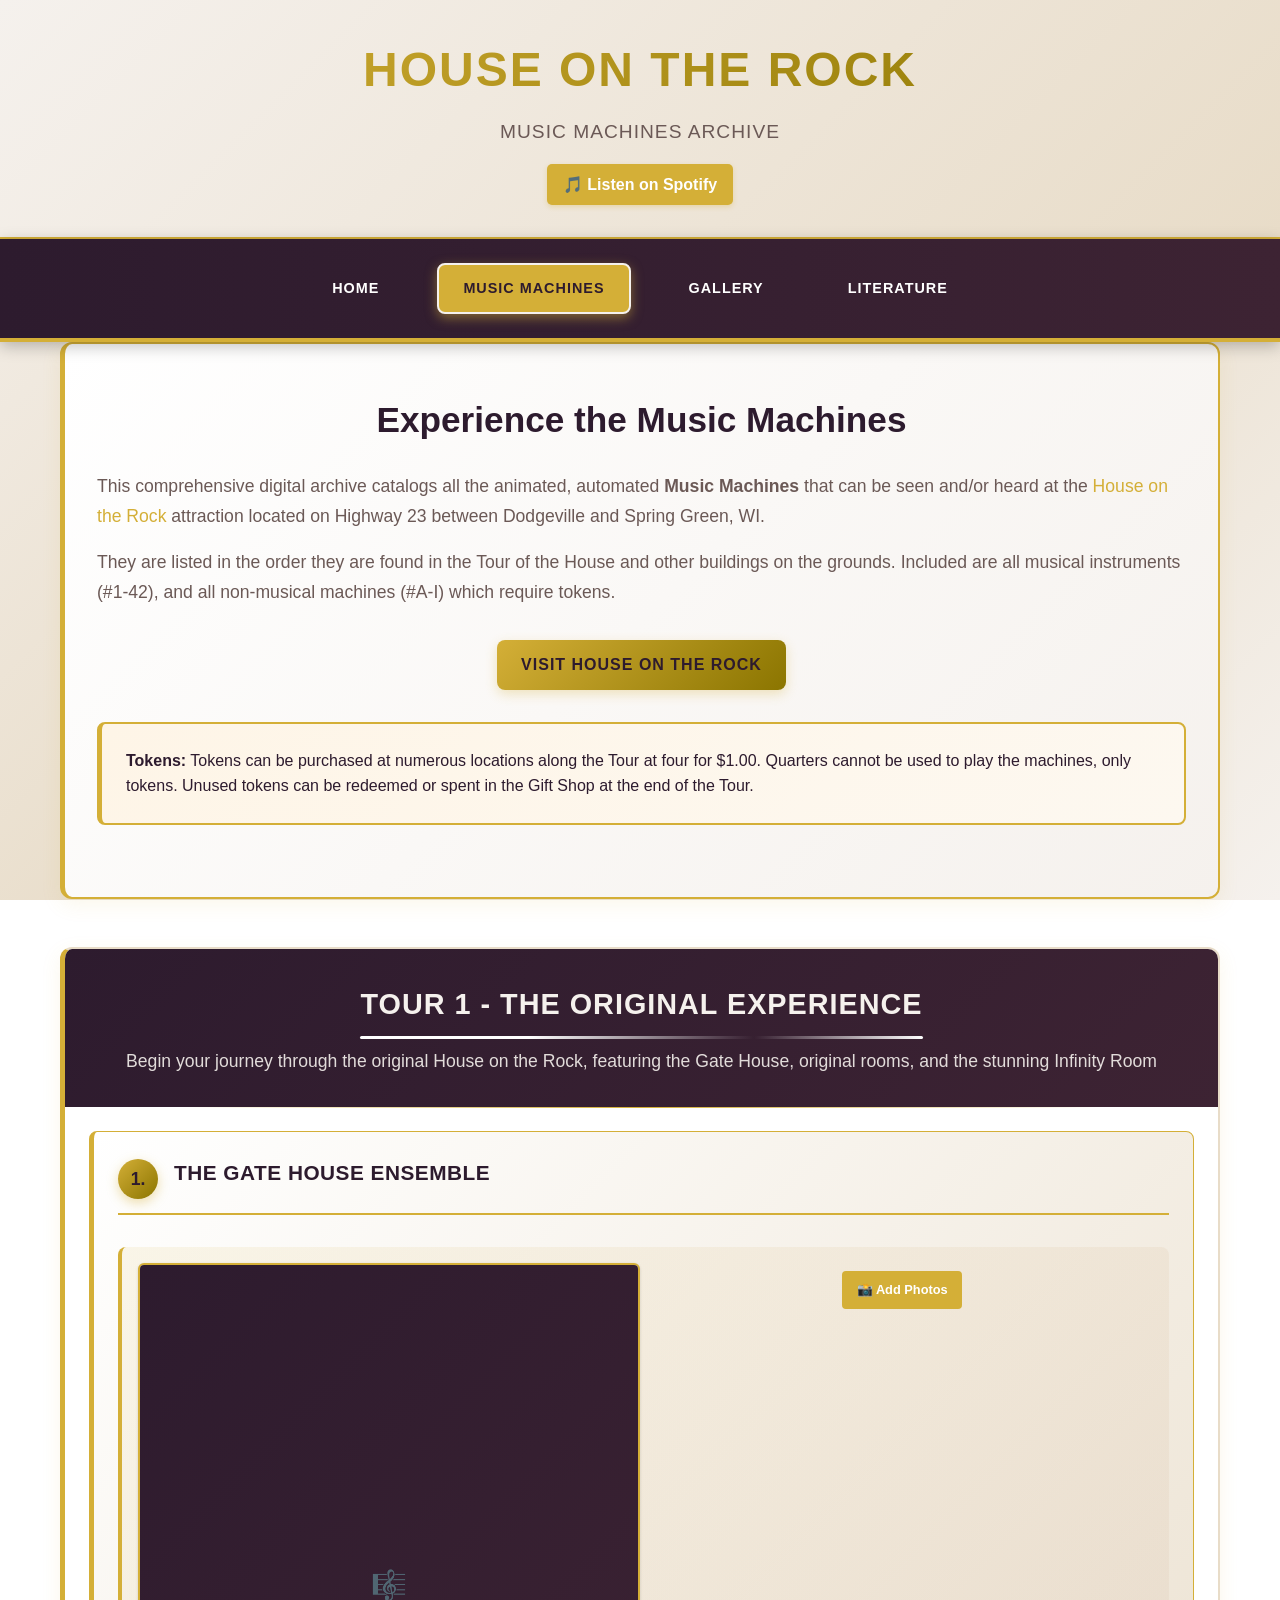
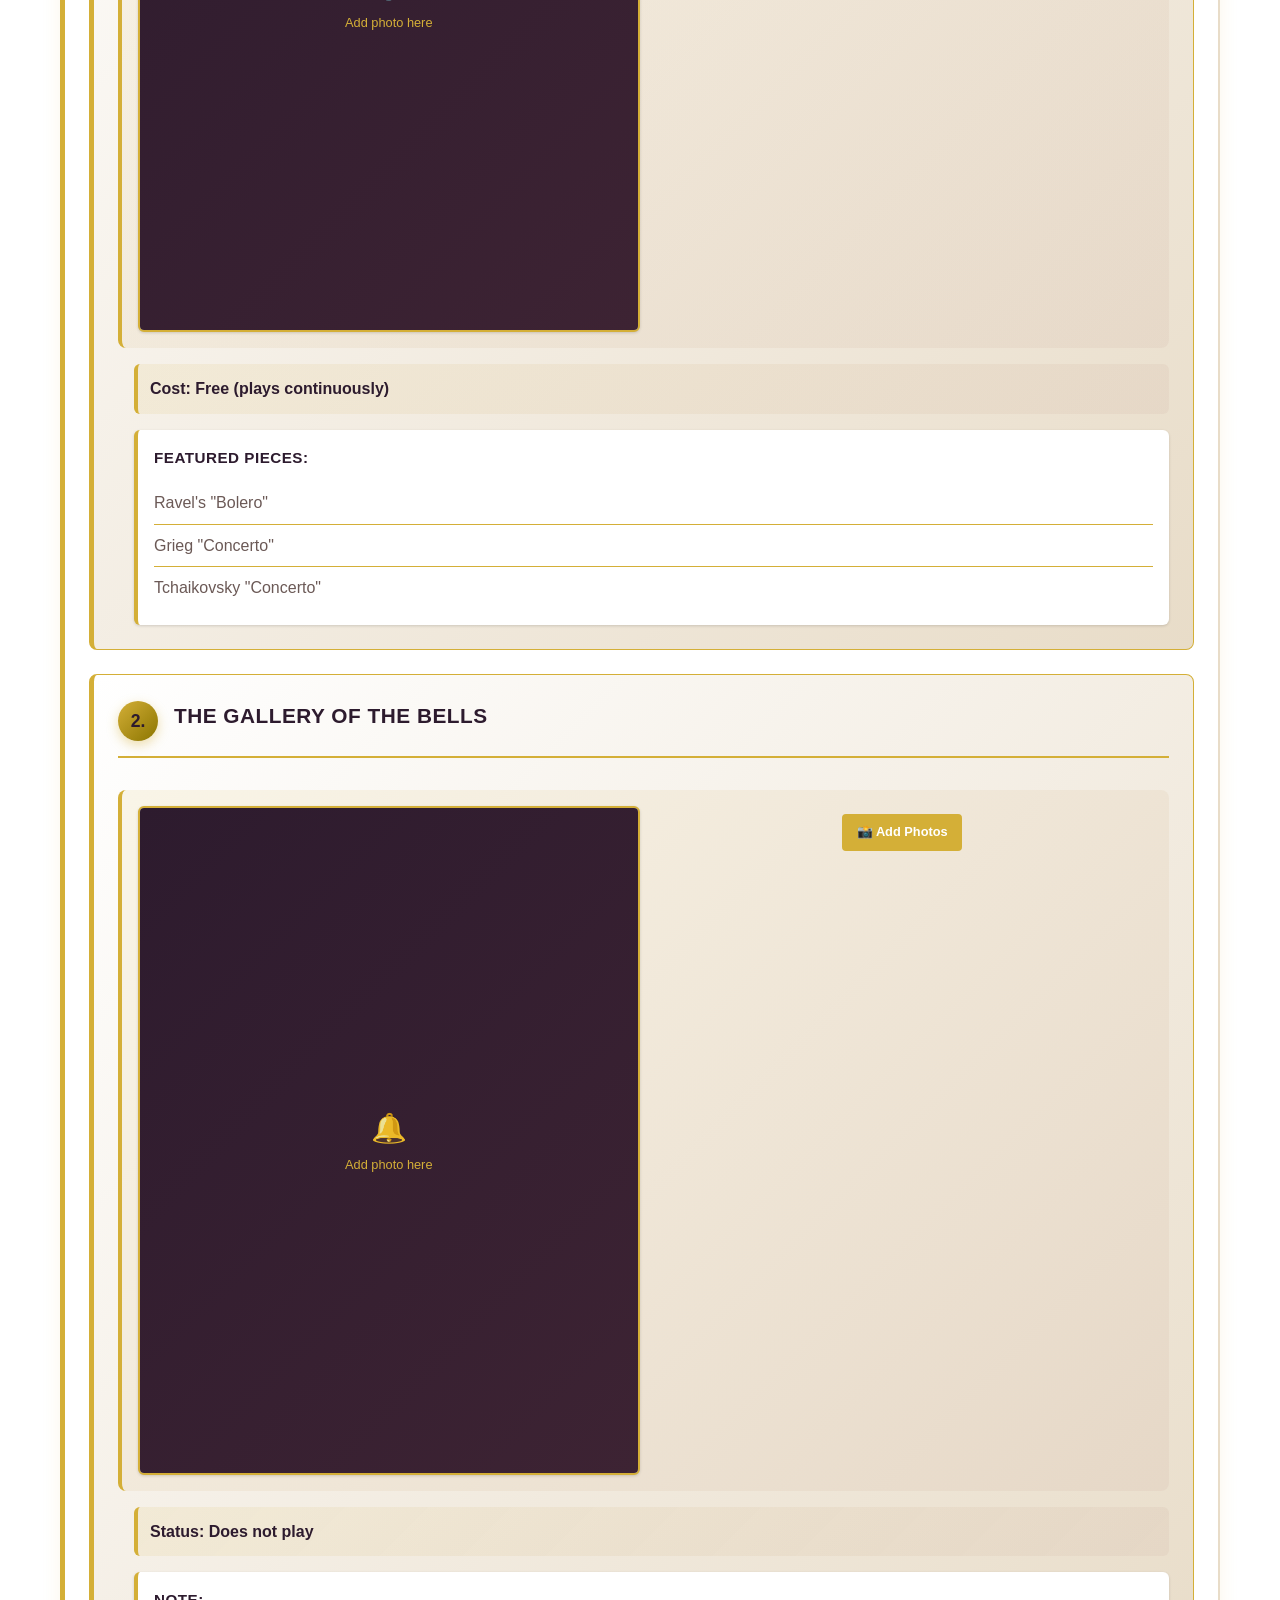
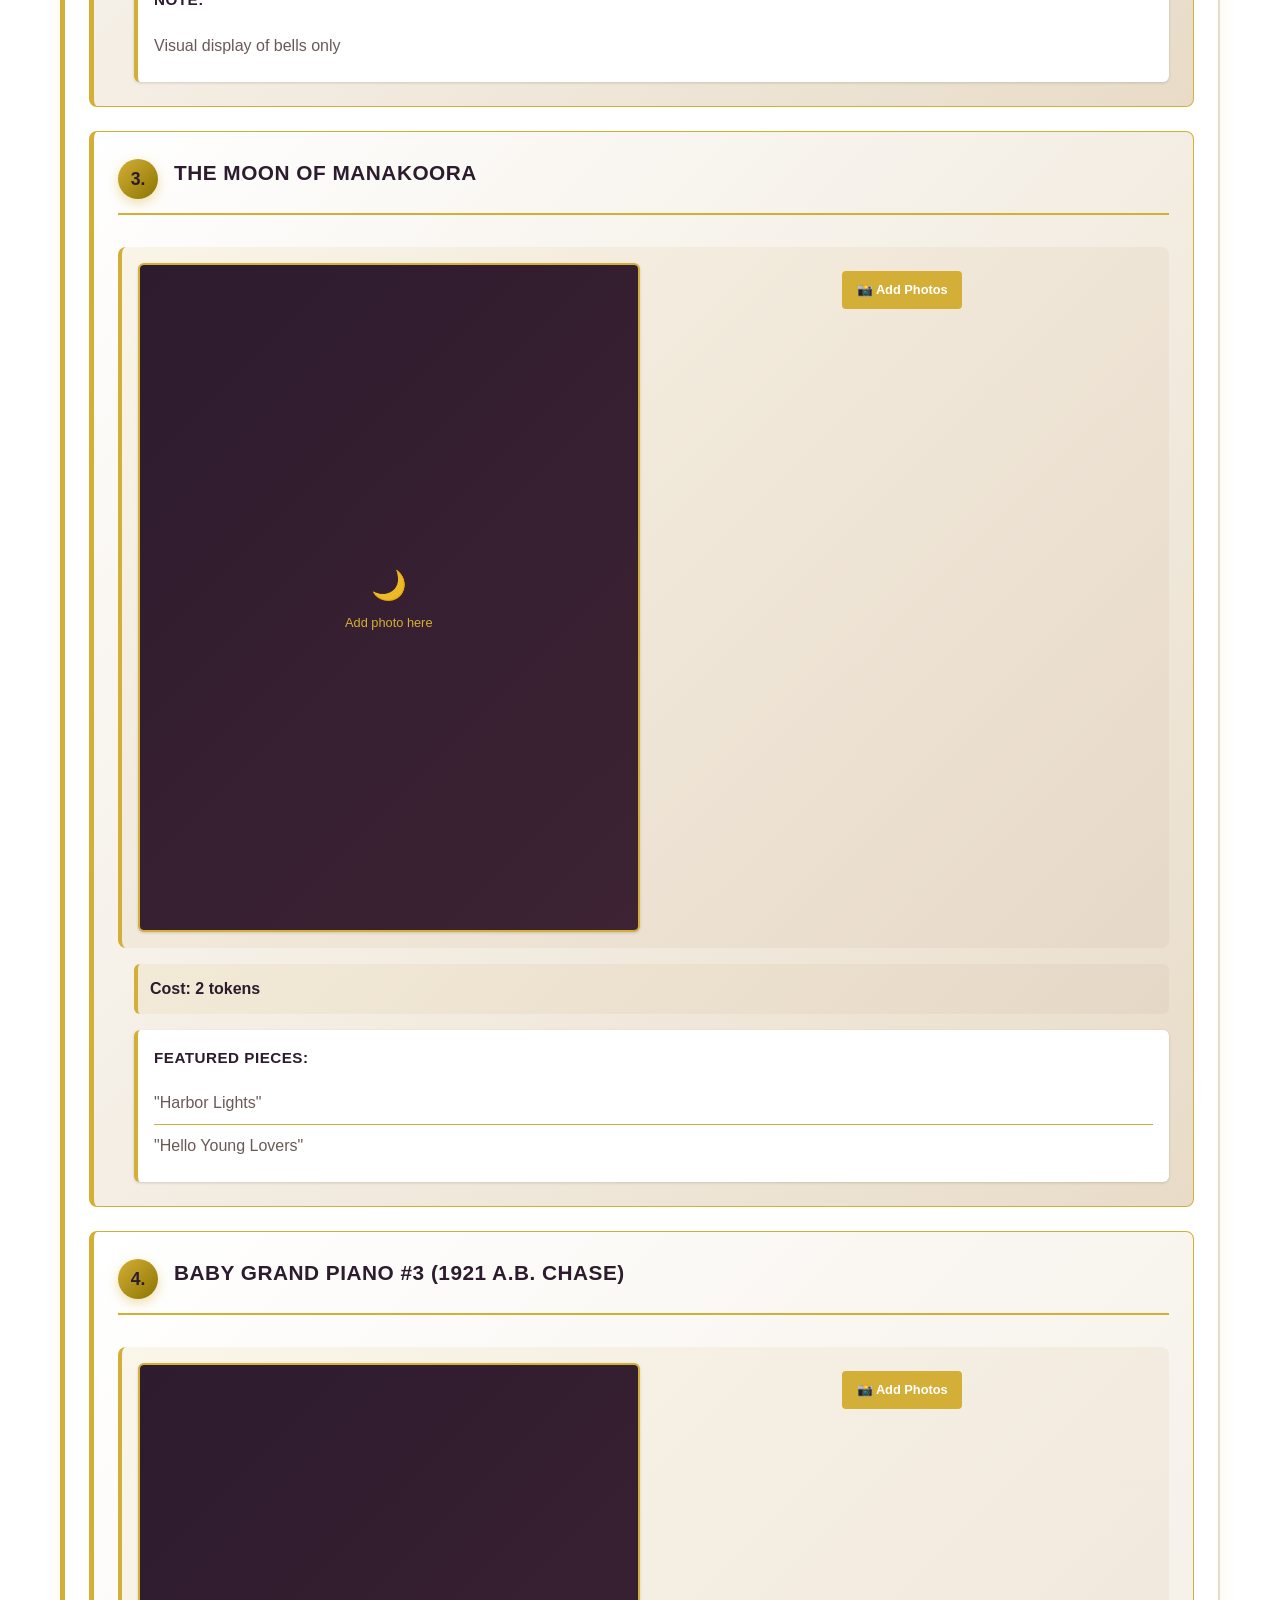
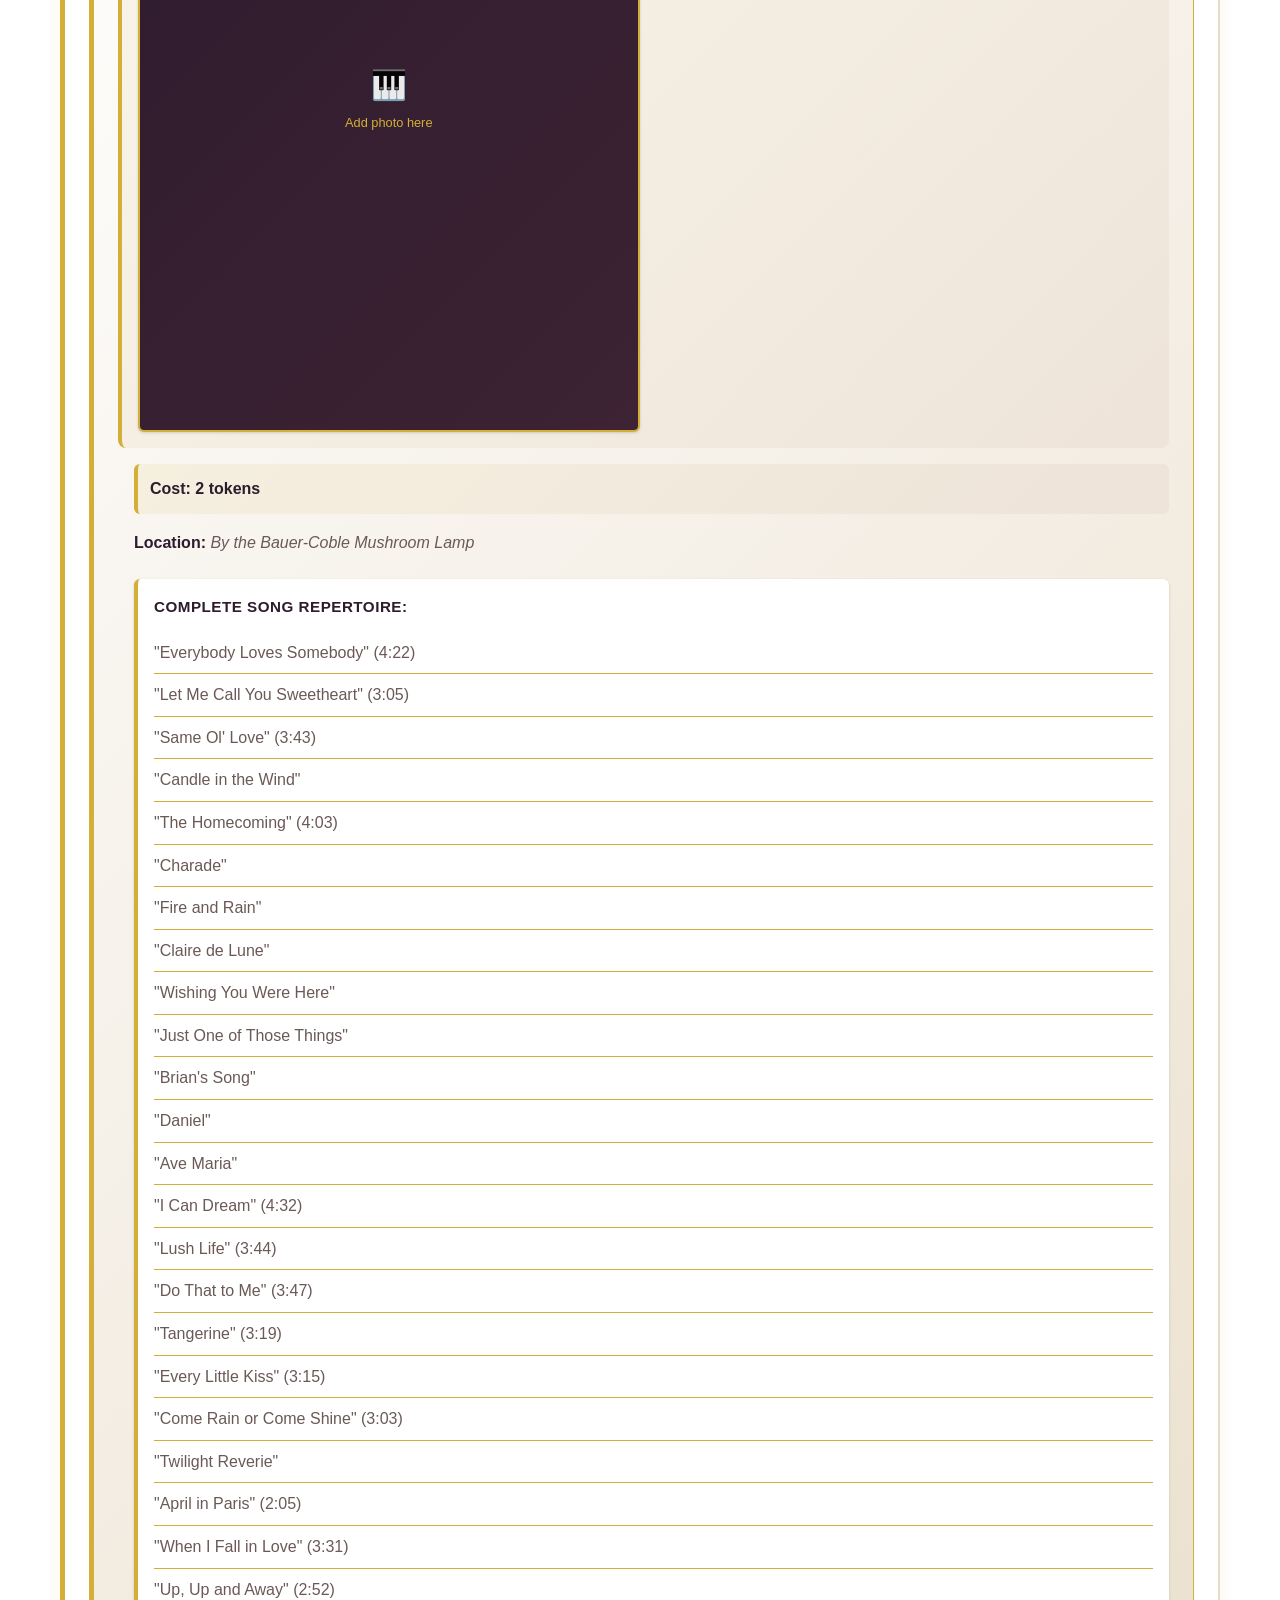
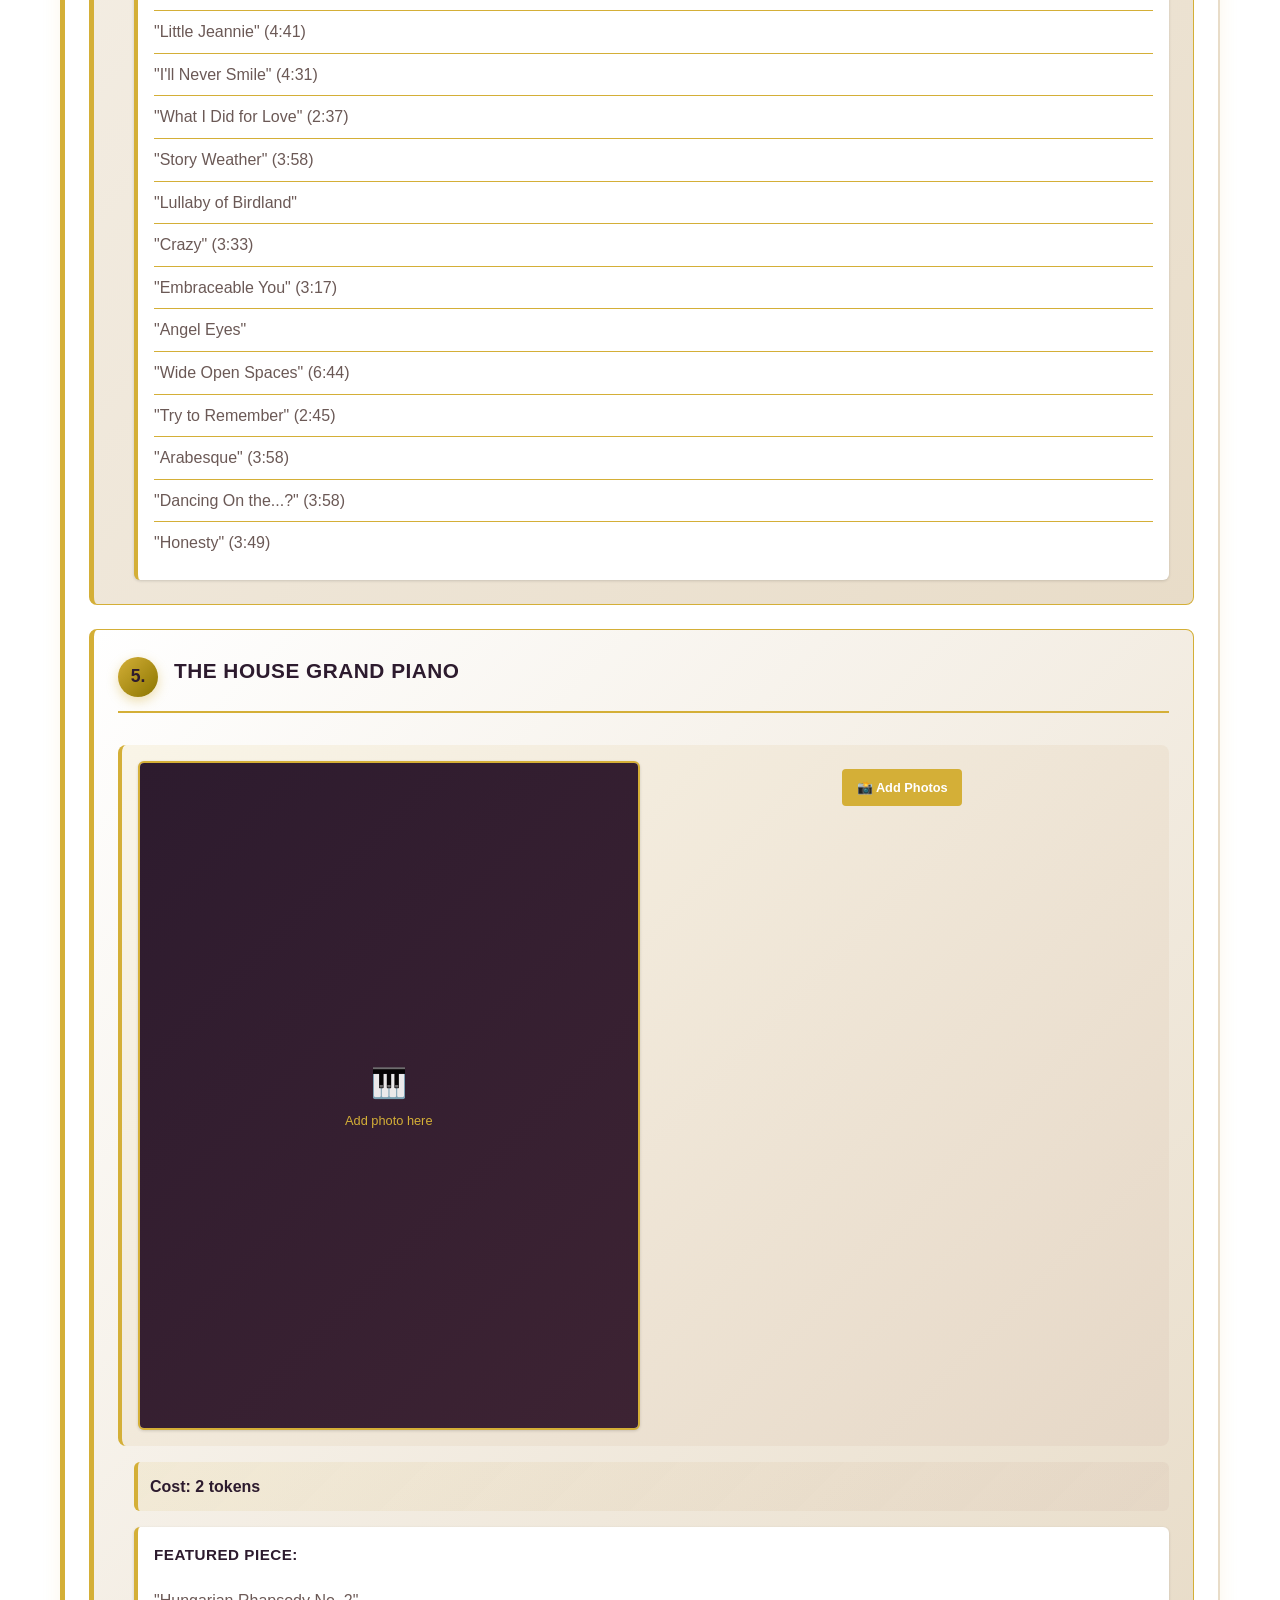
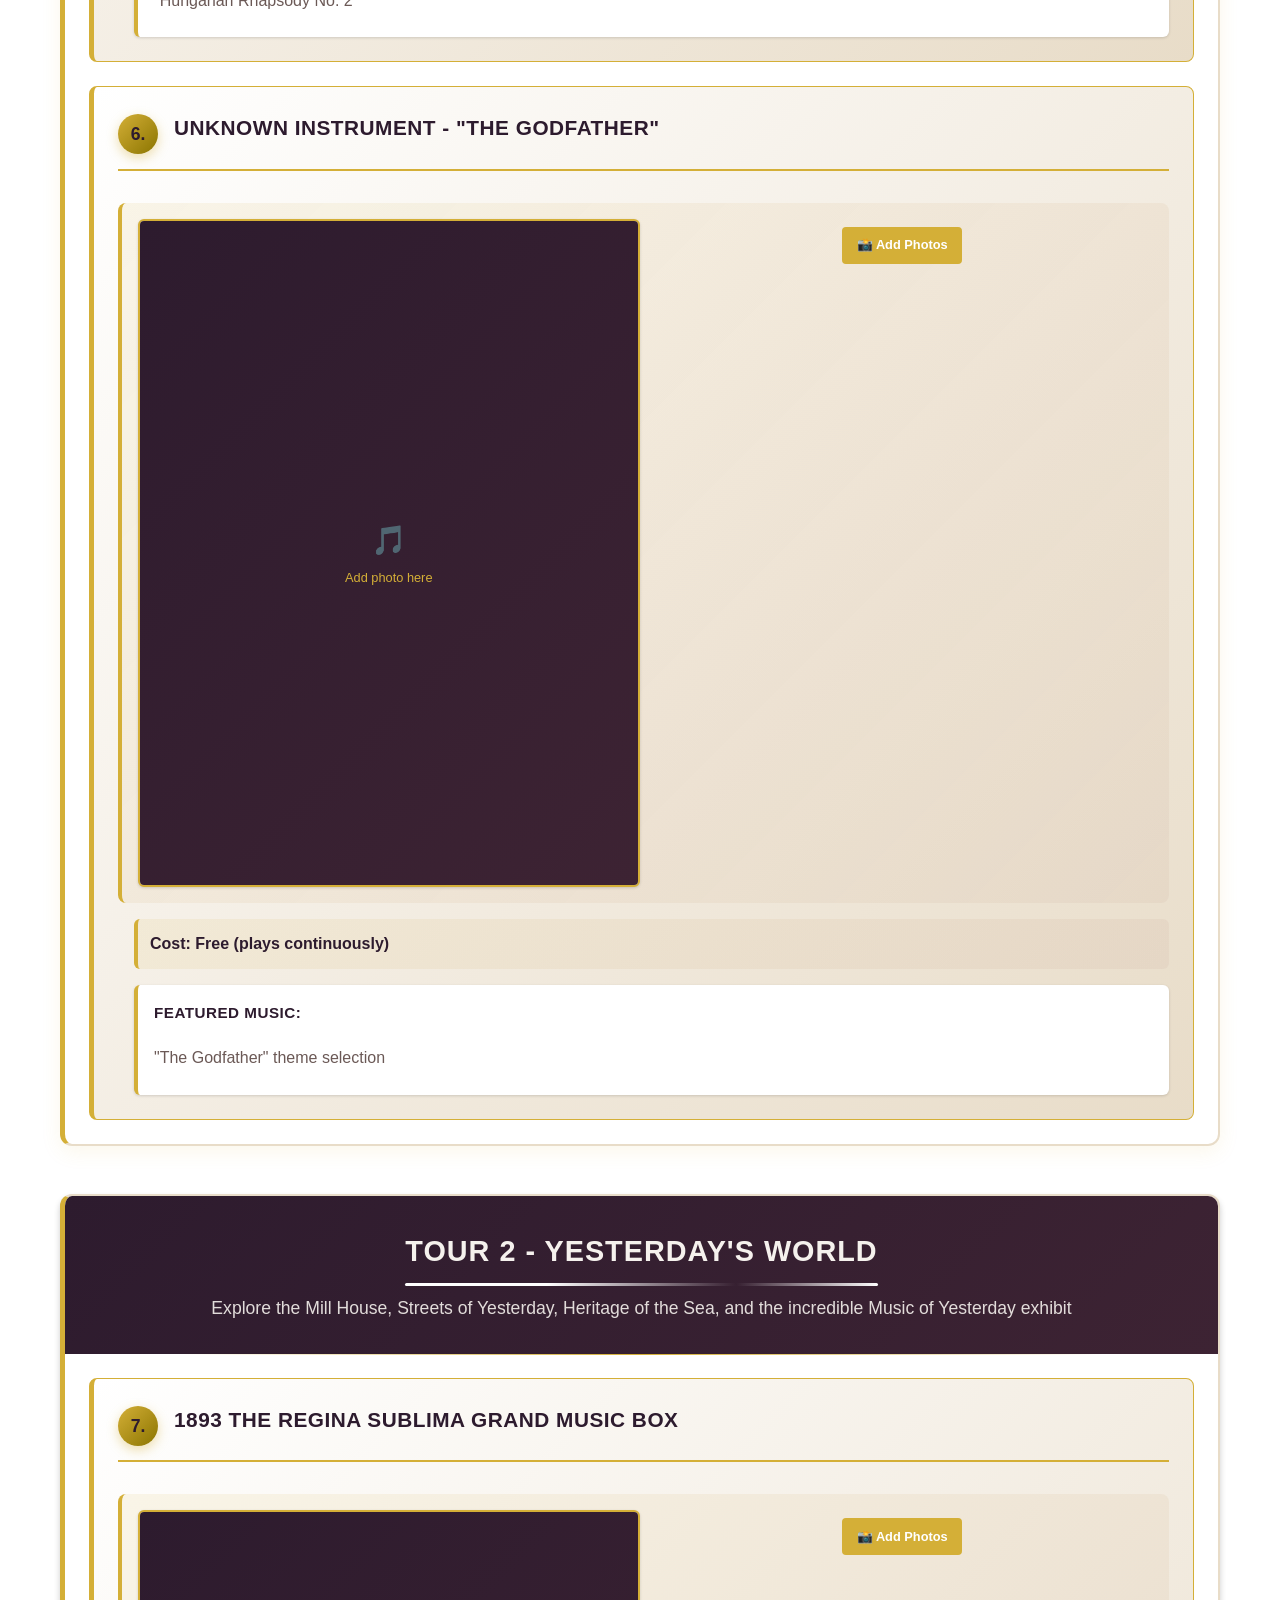
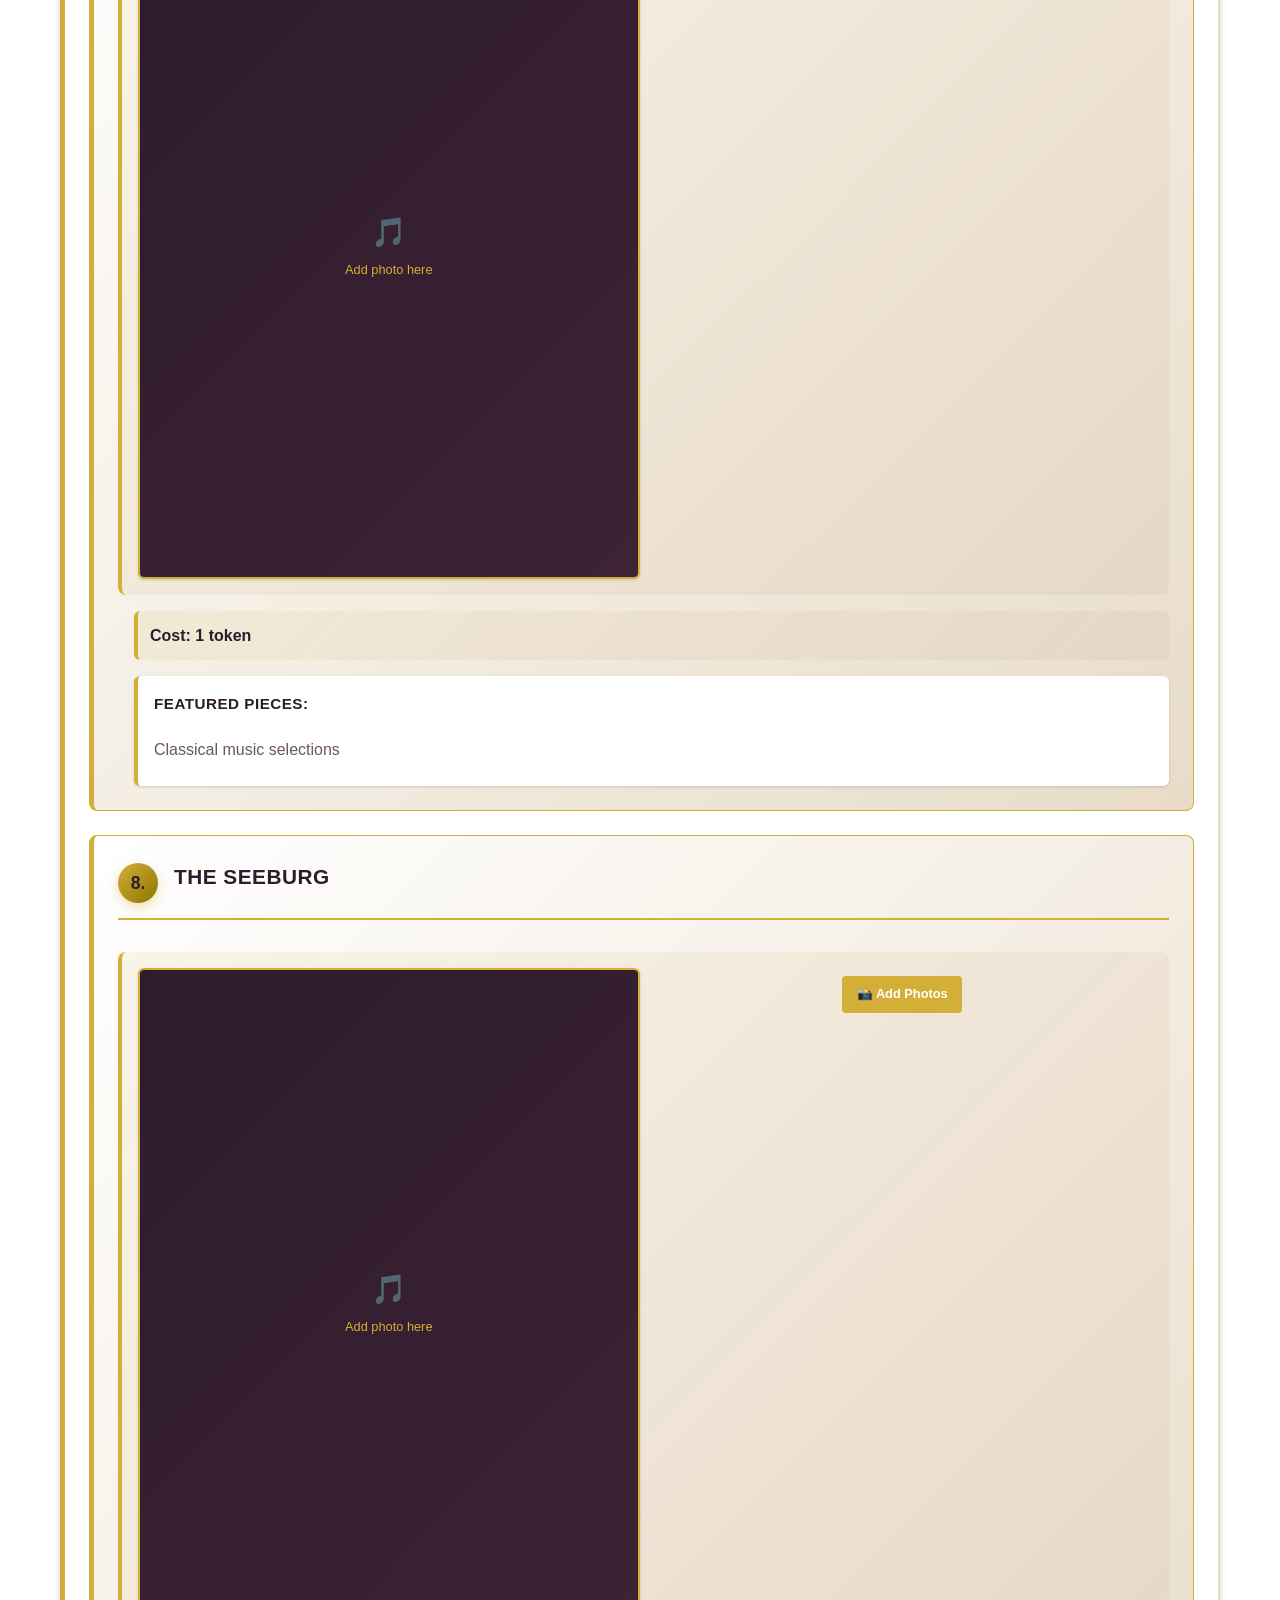
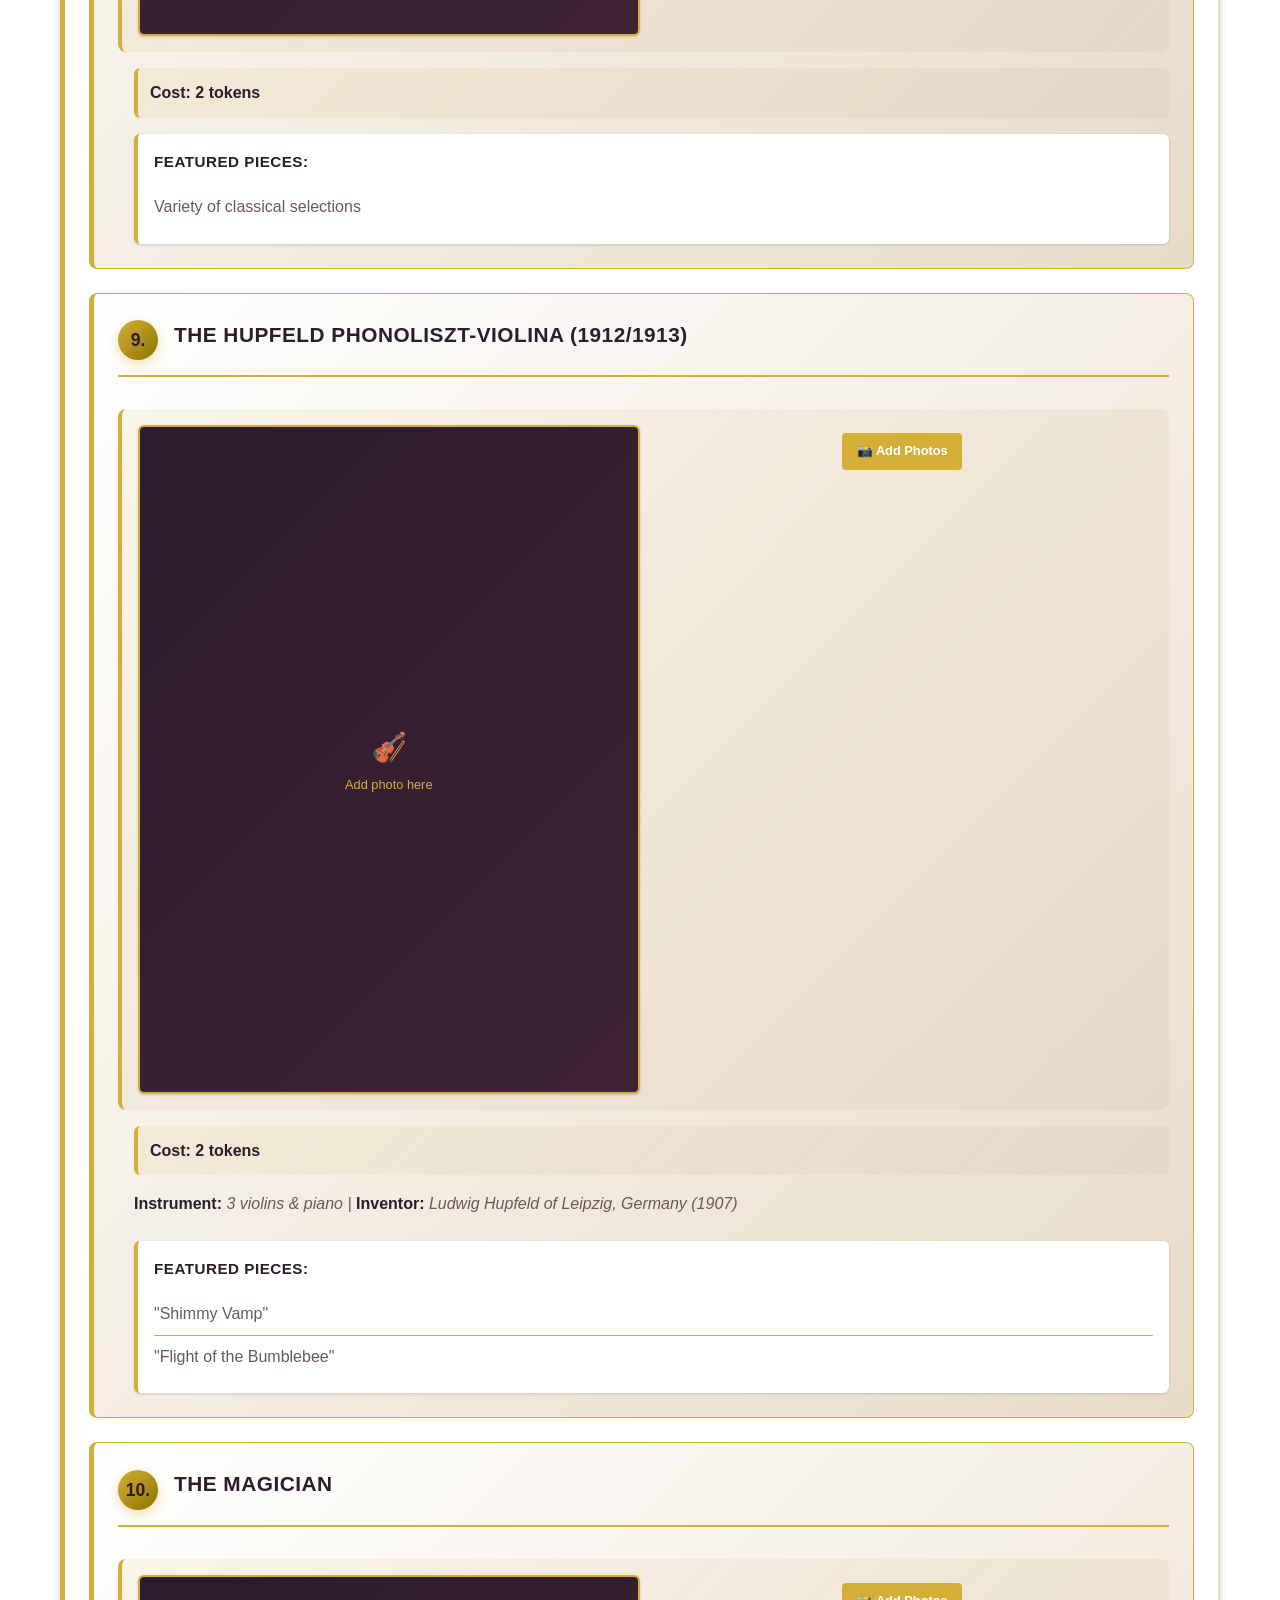
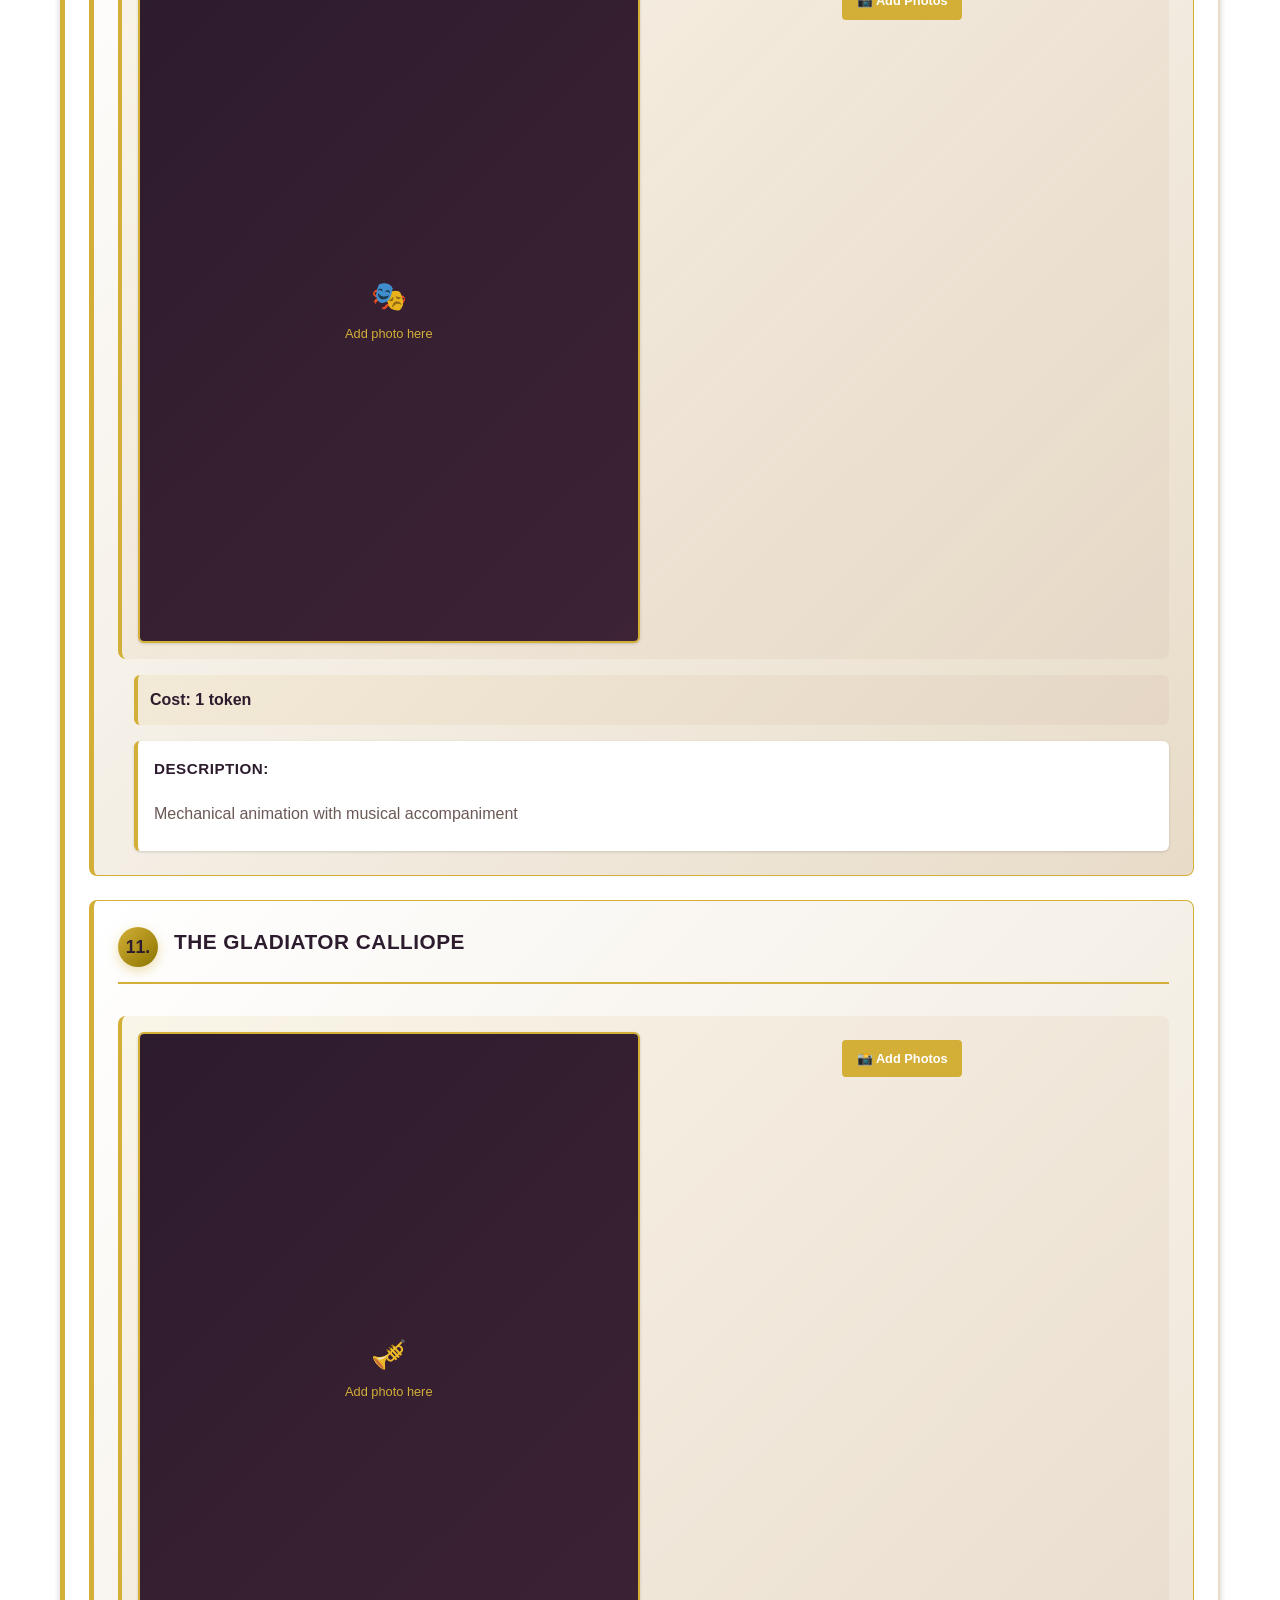
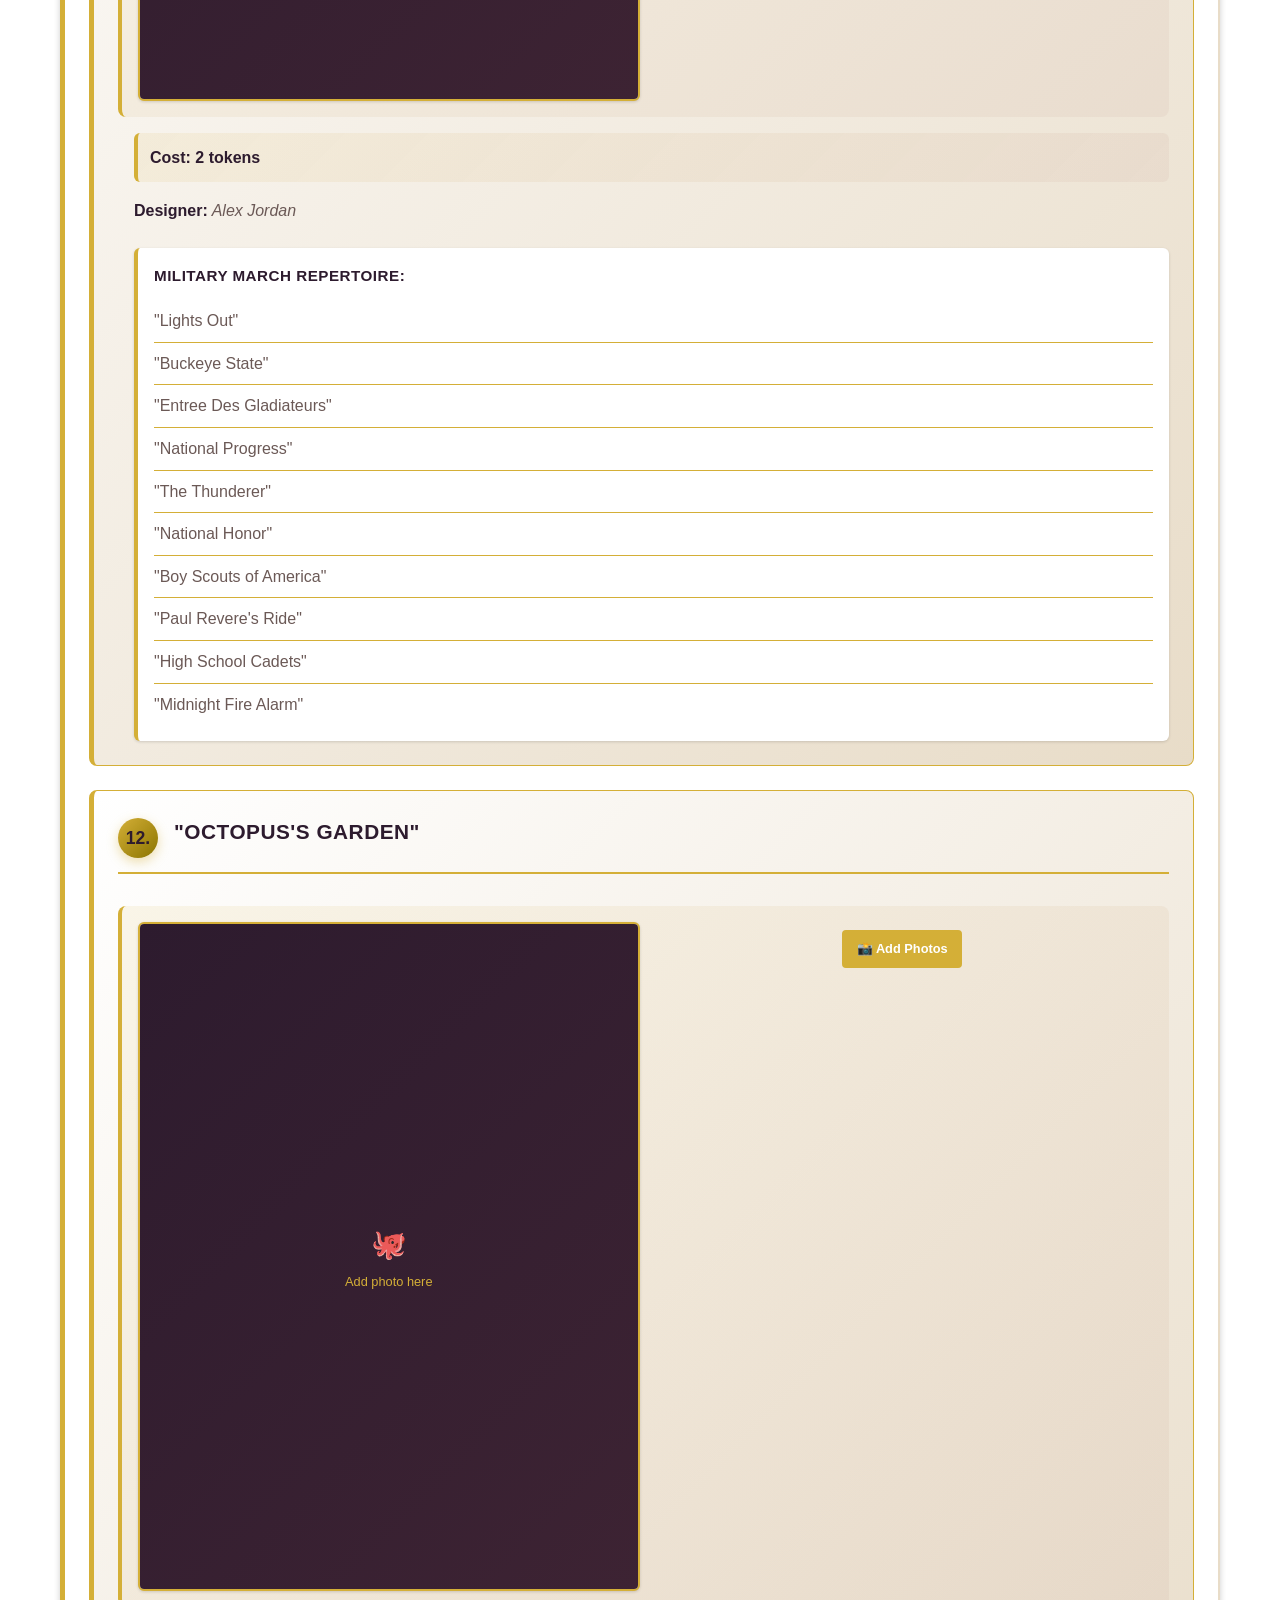
<file: music.html>
<!DOCTYPE html>
<html lang="en">
<head>
    <!-- Performance optimizations -->
    <meta charset="UTF-8">
    <meta name="viewport" content="width=device-width, initial-scale=1.0">
    <meta http-equiv="X-UA-Compatible" content="IE=edge">

    <!-- DNS prefetch for external resources -->
    <link rel="dns-prefetch" href="//fonts.googleapis.com">
    <link rel="preconnect" href="https://fonts.googleapis.com" crossorigin>

    <!-- Preload critical resources -->
    <link rel="preload" href="styles.css" as="style">

    <!-- External CSS -->
    <link rel="stylesheet" href="styles.css">

    <!-- Page metadata -->
    <title>House on the Rock - Music Machines Archive</title>
    <meta name="description" content="Complete guide to the music machines at House on the Rock attraction in Spring Green, WI, listed in tour order.">
    <meta name="keywords" content="House on the Rock, music machines, mechanical music, Spring Green WI, Wisconsin attractions">
    <meta name="author" content="House on the Rock Archive">
    <meta name="robots" content="index, follow">

    <!-- Performance and caching -->
    <meta http-equiv="Cache-Control" content="max-age=86400, public">
    <meta name="theme-color" content="#2c5530">

    <!-- Open Graph for social sharing -->
    <meta property="og:title" content="House on the Rock - Music Machines Guide">
    <meta property="og:description" content="Complete guide to the music machines at House on the Rock attraction in Spring Green, WI">
    <meta property="og:type" content="website">
    <meta property="og:url" content="https://houseontherockarchive.com">

    <!-- Favicon -->
    <link rel="icon" type="image/x-icon" href="favicon.ico">
    <link rel="apple-touch-icon" sizes="180x180" href="apple-touch-icon.png">

    <!-- Web App Manifest -->
    <link rel="manifest" href="manifest.json">

    <!-- Canonical URL -->
    <link rel="canonical" href="https://houseontherockarchive.com">

    <!-- Security headers -->
    <meta http-equiv="Content-Security-Policy" content="default-src 'self'; script-src 'self' 'unsafe-inline'; style-src 'self' 'unsafe-inline' https://fonts.googleapis.com; font-src 'self' https://fonts.gstatic.com; img-src 'self' data: https:; connect-src 'self'">
</head>
<body>
    <header>
        <div class="container">
            <h1>House on the Rock</h1>
            <div class="subtitle">Music Machines Archive</div>
            <div class="spotify-link">
                <a href="https://open.spotify.com/playlist/YOUR_PLAYLIST_ID" target="_blank" rel="noopener noreferrer" aria-label="Listen to House on the Rock Music Machines playlist on Spotify">
                    🎵 Listen on Spotify
                </a>
            </div>
        </div>
    </header>

    <nav class="main-nav" aria-label="Main navigation">
        <div class="container">
            <a href="index.html" class="nav-section">Home</a>
            <a href="music.html" class="nav-section active">Music Machines</a>
            <a href="gallery.html" class="nav-section">Gallery</a>
            <a href="literature.html" class="nav-section">Literature</a>
        </div>
    </nav>

    <main id="main-content" class="container">
        <section class="intro">
            <h2>Experience the Music Machines</h2>
            <p>This comprehensive digital archive catalogs all the animated, automated <strong>Music Machines</strong> that can be seen and/or heard at the <a href="http://www.thehouseontherock.com/" target="_blank" rel="noopener noreferrer">House on the Rock</a> attraction located on Highway 23 between Dodgeville and Spring Green, WI.</p>
            <p>They are listed in the order they are found in the Tour of the House and other buildings on the grounds. Included are all musical instruments (#1-42), and all non-musical machines (#A-I) which require tokens.</p>
            <div style="text-align: center; margin: 2rem 0;">
                <a href="http://www.thehouseontherock.com/" target="_blank" rel="noopener noreferrer" class="cta-button">Visit House on the Rock</a>
            </div>
            <div class="note" role="alert">
                <strong>Tokens:</strong> Tokens can be purchased at numerous locations along the Tour at four for $1.00. Quarters cannot be used to play the machines, only tokens. Unused tokens can be redeemed or spent in the Gift Shop at the end of the Tour.
            </div>
        </section>

        <section class="tour-section" id="archive">
            <div class="tour-header">
                <h3>Tour 1 - The Original Experience</h3>
                <p>Begin your journey through the original House on the Rock, featuring the Gate House, original rooms, and the stunning Infinity Room</p>
            </div>
            <div class="tour-content">
                <ol class="machine-list">
                    <li class="machine-item">
                        <div class="machine-header">
                            <span class="machine-number">1.</span>
                            <span class="machine-name">The Gate House Ensemble</span>
                        </div>
                        <div class="machine-gallery">
                            <div class="machine-image-wrapper">
                                <div class="machine-image-placeholder">
                                    <span>🎼</span>
                                    <p>Add photo here</p>
                                </div>
                            </div>
                        </div>
                        <div class="machine-details">
                            <p class="machine-cost"><strong>Cost:</strong> Free (plays continuously)</p>
                            <div class="machine-songs">
                                <strong>Featured Pieces:</strong>
                                <ul>
                                    <li>Ravel's "Bolero"</li>
                                    <li>Grieg "Concerto"</li>
                                    <li>Tchaikovsky "Concerto"</li>
                                </ul>
                            </div>
                        </div>
                    </li>
                    <li class="machine-item">
                        <div class="machine-header">
                            <span class="machine-number">2.</span>
                            <span class="machine-name">The Gallery of the Bells</span>
                        </div>
                        <div class="machine-gallery">
                            <div class="machine-image-wrapper">
                                <div class="machine-image-placeholder">
                                    <span>🔔</span>
                                    <p>Add photo here</p>
                                </div>
                            </div>
                        </div>
                        <div class="machine-details">
                            <p class="machine-cost"><strong>Status:</strong> Does not play</p>
                            <div class="machine-songs">
                                <strong>Note:</strong>
                                <ul>
                                    <li>Visual display of bells only</li>
                                </ul>
                            </div>
                        </div>
                    </li>
                    <li class="machine-item">
                        <div class="machine-header">
                            <span class="machine-number">3.</span>
                            <span class="machine-name">The Moon of Manakoora</span>
                        </div>
                        <div class="machine-gallery">
                            <div class="machine-image-wrapper">
                                <div class="machine-image-placeholder">
                                    <span>🌙</span>
                                    <p>Add photo here</p>
                                </div>
                            </div>
                        </div>
                        <div class="machine-details">
                            <p class="machine-cost"><strong>Cost:</strong> 2 tokens</p>
                            <div class="machine-songs">
                                <strong>Featured Pieces:</strong>
                                <ul>
                                    <li>"Harbor Lights"</li>
                                    <li>"Hello Young Lovers"</li>
                                </ul>
                            </div>
                        </div>
                    </li>
                    <li class="machine-item">
                        <div class="machine-header">
                            <span class="machine-number">4.</span>
                            <span class="machine-name">Baby Grand Piano #3 (1921 A.B. Chase)</span>
                        </div>
                        <div class="machine-gallery">
                            <div class="machine-image-wrapper">
                                <div class="machine-image-placeholder">
                                    <span>🎹</span>
                                    <p>Add photo here</p>
                                </div>
                            </div>
                        </div>
                        <div class="machine-details">
                            <p class="machine-cost"><strong>Cost:</strong> 2 tokens</p>
                            <p class="machine-description"><strong>Location:</strong> By the Bauer-Coble Mushroom Lamp</p>
                            <div class="machine-songs">
                                <strong>Complete Song Repertoire:</strong>
                                <ul>
                                    <li>"Everybody Loves Somebody" (4:22)</li>
                                    <li>"Let Me Call You Sweetheart" (3:05)</li>
                                    <li>"Same Ol' Love" (3:43)</li>
                                    <li>"Candle in the Wind"</li>
                                    <li>"The Homecoming" (4:03)</li>
                                    <li>"Charade"</li>
                                    <li>"Fire and Rain"</li>
                                    <li>"Claire de Lune"</li>
                                    <li>"Wishing You Were Here"</li>
                                    <li>"Just One of Those Things"</li>
                                    <li>"Brian's Song"</li>
                                    <li>"Daniel"</li>
                                    <li>"Ave Maria"</li>
                                    <li>"I Can Dream" (4:32)</li>
                                    <li>"Lush Life" (3:44)</li>
                                    <li>"Do That to Me" (3:47)</li>
                                    <li>"Tangerine" (3:19)</li>
                                    <li>"Every Little Kiss" (3:15)</li>
                                    <li>"Come Rain or Come Shine" (3:03)</li>
                                    <li>"Twilight Reverie"</li>
                                    <li>"April in Paris" (2:05)</li>
                                    <li>"When I Fall in Love" (3:31)</li>
                                    <li>"Up, Up and Away" (2:52)</li>
                                    <li>"Little Jeannie" (4:41)</li>
                                    <li>"I'll Never Smile" (4:31)</li>
                                    <li>"What I Did for Love" (2:37)</li>
                                    <li>"Story Weather" (3:58)</li>
                                    <li>"Lullaby of Birdland"</li>
                                    <li>"Crazy" (3:33)</li>
                                    <li>"Embraceable You" (3:17)</li>
                                    <li>"Angel Eyes"</li>
                                    <li>"Wide Open Spaces" (6:44)</li>
                                    <li>"Try to Remember" (2:45)</li>
                                    <li>"Arabesque" (3:58)</li>
                                    <li>"Dancing On the...?" (3:58)</li>
                                    <li>"Honesty" (3:49)</li>
                                </ul>
                            </div>
                        </div>
                    </li>
                    <li class="machine-item">
                        <div class="machine-header">
                            <span class="machine-number">5.</span>
                            <span class="machine-name">The House Grand Piano</span>
                        </div>
                        <div class="machine-gallery">
                            <div class="machine-image-wrapper">
                                <div class="machine-image-placeholder">
                                    <span>🎹</span>
                                    <p>Add photo here</p>
                                </div>
                            </div>
                        </div>
                        <div class="machine-details">
                            <p class="machine-cost"><strong>Cost:</strong> 2 tokens</p>
                            <div class="machine-songs">
                                <strong>Featured Piece:</strong>
                                <ul>
                                    <li>"Hungarian Rhapsody No. 2"</li>
                                </ul>
                            </div>
                        </div>
                    </li>
                    <li class="machine-item">
                        <div class="machine-header">
                            <span class="machine-number">6.</span>
                            <span class="machine-name">Unknown Instrument - "The Godfather"</span>
                        </div>
                        <div class="machine-gallery">
                            <div class="machine-image-wrapper">
                                <div class="machine-image-placeholder">
                                    <span>🎵</span>
                                    <p>Add photo here</p>
                                </div>
                            </div>
                        </div>
                        <div class="machine-details">
                            <p class="machine-cost"><strong>Cost:</strong> Free (plays continuously)</p>
                            <div class="machine-songs">
                                <strong>Featured Music:</strong>
                                <ul>
                                    <li>"The Godfather" theme selection</li>
                                </ul>
                            </div>
                        </div>
                    </li>
                </ol>
            </div>
        </section>

        <section class="tour-section archive-section" id="tour1">
            <div class="tour-header">
                <h3>Tour 2 - Yesterday's World</h3>
                <p>Explore the Mill House, Streets of Yesterday, Heritage of the Sea, and the incredible Music of Yesterday exhibit</p>
            </div>
            <div class="tour-content">
                <ol class="machine-list" start="7">
                    <li class="machine-item">
                        <div class="machine-header">
                            <span class="machine-number">7.</span>
                            <span class="machine-name">1893 The Regina Sublima Grand Music Box</span>
                        </div>
                        <div class="machine-gallery">
                            <div class="machine-image-wrapper">
                                <div class="machine-image-placeholder">
                                    <span>🎵</span>
                                    <p>Add photo here</p>
                                </div>
                            </div>
                        </div>
                        <div class="machine-details">
                            <p class="machine-cost"><strong>Cost:</strong> 1 token</p>
                            <div class="machine-songs">
                                <strong>Featured Pieces:</strong>
                                <ul>
                                    <li>Classical music selections</li>
                                </ul>
                            </div>
                        </div>
                    </li>
                    <li class="machine-item">
                        <div class="machine-header">
                            <span class="machine-number">8.</span>
                            <span class="machine-name">The Seeburg</span>
                        </div>
                        <div class="machine-gallery">
                            <div class="machine-image-wrapper">
                                <div class="machine-image-placeholder">
                                    <span>🎵</span>
                                    <p>Add photo here</p>
                                </div>
                            </div>
                        </div>
                        <div class="machine-details">
                            <p class="machine-cost"><strong>Cost:</strong> 2 tokens</p>
                            <div class="machine-songs">
                                <strong>Featured Pieces:</strong>
                                <ul>
                                    <li>Variety of classical selections</li>
                                </ul>
                            </div>
                        </div>
                    </li>
                    <li class="machine-item">
                        <div class="machine-header">
                            <span class="machine-number">9.</span>
                            <span class="machine-name">The Hupfeld Phonoliszt-Violina (1912/1913)</span>
                        </div>
                        <div class="machine-gallery">
                            <div class="machine-image-wrapper">
                                <div class="machine-image-placeholder">
                                    <span>🎻</span>
                                    <p>Add photo here</p>
                                </div>
                            </div>
                        </div>
                        <div class="machine-details">
                            <p class="machine-cost"><strong>Cost:</strong> 2 tokens</p>
                            <p class="machine-description"><strong>Instrument:</strong> 3 violins & piano | <strong>Inventor:</strong> Ludwig Hupfeld of Leipzig, Germany (1907)</p>
                            <div class="machine-songs">
                                <strong>Featured Pieces:</strong>
                                <ul>
                                    <li>"Shimmy Vamp"</li>
                                    <li>"Flight of the Bumblebee"</li>
                                </ul>
                            </div>
                        </div>
                    </li>
                    <li class="machine-item">
                        <div class="machine-header">
                            <span class="machine-number">10.</span>
                            <span class="machine-name">The Magician</span>
                        </div>
                        <div class="machine-gallery">
                            <div class="machine-image-wrapper">
                                <div class="machine-image-placeholder">
                                    <span>🎭</span>
                                    <p>Add photo here</p>
                                </div>
                            </div>
                        </div>
                        <div class="machine-details">
                            <p class="machine-cost"><strong>Cost:</strong> 1 token</p>
                            <div class="machine-songs">
                                <strong>Description:</strong>
                                <ul>
                                    <li>Mechanical animation with musical accompaniment</li>
                                </ul>
                            </div>
                        </div>
                    </li>
                    <li class="machine-item">
                        <div class="machine-header">
                            <span class="machine-number">11.</span>
                            <span class="machine-name">The Gladiator Calliope</span>
                        </div>
                        <div class="machine-gallery">
                            <div class="machine-image-wrapper">
                                <div class="machine-image-placeholder">
                                    <span>🎺</span>
                                    <p>Add photo here</p>
                                </div>
                            </div>
                        </div>
                        <div class="machine-details">
                            <p class="machine-cost"><strong>Cost:</strong> 2 tokens</p>
                            <p class="machine-description"><strong>Designer:</strong> Alex Jordan</p>
                            <div class="machine-songs">
                                <strong>Military March Repertoire:</strong>
                                <ul>
                                    <li>"Lights Out"</li>
                                    <li>"Buckeye State"</li>
                                    <li>"Entree Des Gladiateurs"</li>
                                    <li>"National Progress"</li>
                                    <li>"The Thunderer"</li>
                                    <li>"National Honor"</li>
                                    <li>"Boy Scouts of America"</li>
                                    <li>"Paul Revere's Ride"</li>
                                    <li>"High School Cadets"</li>
                                    <li>"Midnight Fire Alarm"</li>
                                </ul>
                            </div>
                        </div>
                    </li>
                    <li class="machine-item">
                        <div class="machine-header">
                            <span class="machine-number">12.</span>
                            <span class="machine-name">"Octopus's Garden"</span>
                        </div>
                        <div class="machine-gallery">
                            <div class="machine-image-wrapper">
                                <div class="machine-image-placeholder">
                                    <span>🐙</span>
                                    <p>Add photo here</p>
                                </div>
                            </div>
                        </div>
                        <div class="machine-details">
                            <p class="machine-cost"><strong>Cost:</strong> 2 tokens</p>
                            <p class="machine-description"><strong>Designer:</strong> Alex Jordan | <strong>Composer:</strong> Ringo Starr (The Beatles)</p>
                            <div class="machine-songs">
                                <strong>Featured Piece:</strong>
                                <ul>
                                    <li>"Octopus's Garden" (The Beatles)</li>
                                </ul>
                            </div>
                        </div>
                    </li>
                    <li class="machine-item">
                        <div class="machine-header">
                            <span class="machine-number">13.</span>
                            <span class="machine-name">The Nickelodeon Piano Company</span>
                        </div>
                        <div class="machine-gallery">
                            <div class="machine-image-wrapper">
                                <div class="machine-image-placeholder">
                                    <span>🎹</span>
                                    <p>Add photo here</p>
                                </div>
                            </div>
                        </div>
                        <div class="machine-details">
                            <p class="machine-cost"><strong>Cost:</strong> 2 tokens</p>
                            <div class="machine-songs">
                                <strong>Featured Pieces:</strong>
                                <ul>
                                    <li>Popular piano selections</li>
                                </ul>
                            </div>
                        </div>
                    </li>
                    <li class="machine-item">
                        <div class="machine-header">
                            <span class="machine-number">14.</span>
                            <span class="machine-name">Wurlitzer CD Juke Box</span>
                        </div>
                        <div class="machine-gallery">
                            <div class="machine-image-wrapper">
                                <div class="machine-image-placeholder">
                                    <span>💿</span>
                                    <p>Add photo here</p>
                                </div>
                            </div>
                        </div>
                        <div class="machine-details">
                            <p class="machine-cost"><strong>Cost:</strong> 25 cents</p>
                            <div class="machine-songs">
                                <strong>Available Selections:</strong>
                                <ul>
                                    <li>Digital CD library with various modern hits</li>
                                </ul>
                            </div>
                        </div>
                    </li>
                    <li class="machine-item">
                        <div class="machine-header">
                            <span class="machine-number">15.</span>
                            <span class="machine-name">Absinth House Piano</span>
                        </div>
                        <div class="machine-gallery">
                            <div class="machine-image-wrapper">
                                <div class="machine-image-placeholder">
                                    <span>🎹</span>
                                    <p>Add photo here</p>
                                </div>
                            </div>
                        </div>
                        <div class="machine-details">
                            <p class="machine-cost"><strong>Cost:</strong> 2 tokens</p>
                            <div class="machine-songs">
                                <strong>Featured Pieces:</strong>
                                <ul>
                                    <li>Classical and popular piano selections</li>
                                </ul>
                            </div>
                        </div>
                    </li>
                    <li class="machine-item">
                        <div class="machine-header">
                            <span class="machine-number">16.</span>
                            <span class="machine-name">Pontalba Hearse</span>
                        </div>
                        <div class="machine-gallery">
                            <div class="machine-image-wrapper">
                                <div class="machine-image-placeholder">
                                    <span>🎺</span>
                                    <p>Add photo here</p>
                                </div>
                            </div>
                        </div>
                        <div class="machine-details">
                            <p class="machine-cost"><strong>Cost:</strong> 2 tokens</p>
                            <div class="machine-songs">
                                <strong>Featured Piece:</strong>
                                <ul>
                                    <li>"When the Saints Go Marching In"</li>
                                </ul>
                            </div>
                        </div>
                    </li>
                    <li class="machine-item">
                        <div class="machine-header">
                            <span class="machine-number">17.</span>
                            <span class="machine-name">Miss Kitty's Boudoir</span>
                        </div>
                        <div class="machine-gallery">
                            <div class="machine-image-wrapper">
                                <div class="machine-image-placeholder">
                                    <span>✨</span>
                                    <p>Add photo here</p>
                                </div>
                            </div>
                        </div>
                        <div class="machine-details">
                            <p class="machine-cost"><strong>Cost:</strong> 2 tokens</p>
                            <div class="machine-songs">
                                <strong>Featured Pieces:</strong>
                                <ul>
                                    <li>"Tuff"</li>
                                    <li>"Yakety Sax"</li>
                                </ul>
                            </div>
                        </div>
                    </li>
                    <li class="machine-item">
                        <div class="machine-header">
                            <span class="machine-number">18.</span>
                            <span class="machine-name">The Peacock (92 Key Mortier organ)</span>
                        </div>
                        <div class="machine-gallery">
                            <div class="machine-image-wrapper">
                                <div class="machine-image-placeholder">
                                    <span>🦚</span>
                                    <p>Add photo here</p>
                                </div>
                            </div>
                        </div>
                        <div class="machine-details">
                            <p class="machine-cost"><strong>Cost:</strong> 2 tokens</p>
                            <div class="machine-songs">
                                <strong>Featured Pieces:</strong>
                                <ul>
                                    <li>"Tico Tico"</li>
                                    <li>"Flight Of The Bumble Bee"</li>
                                </ul>
                            </div>
                        </div>
                    </li>
                    <li class="machine-item">
                        <div class="machine-header">
                            <span class="machine-number">19.</span>
                            <span class="machine-name">The Blue Room</span>
                        </div>
                        <div class="machine-gallery">
                            <div class="machine-image-wrapper">
                                <div class="machine-image-placeholder">
                                    <span>🎭</span>
                                    <p>Add photo here</p>
                                </div>
                            </div>
                        </div>
                        <div class="machine-details">
                            <p class="machine-cost"><strong>Cost:</strong> 2 tokens</p>
                            <div class="machine-songs">
                                <strong>Featured Pieces:</strong>
                                <ul>
                                    <li>"Anvil Chorus"</li>
                                    <li>"Poet & Peasant Overture"</li>
                                </ul>
                            </div>
                        </div>
                    </li>
                    <li class="machine-item">
                        <div class="machine-header">
                            <span class="machine-number">20.</span>
                            <span class="machine-name">The Franz Josef</span>
                        </div>
                        <div class="machine-gallery">
                            <div class="machine-image-wrapper">
                                <div class="machine-image-placeholder">
                                    <span>🎭</span>
                                    <p>Add photo here</p>
                                </div>
                            </div>
                        </div>
                        <div class="machine-details">
                            <p class="machine-cost"><strong>Cost:</strong> 2 tokens</p>
                            <div class="machine-songs">
                                <strong>Featured Piece:</strong>
                                <ul>
                                    <li>Offenbach's "Can-Can Medley"</li>
                                </ul>
                            </div>
                        </div>
                    </li>
                    <li class="machine-item">
                        <div class="machine-header">
                            <span class="machine-number">21.</span>
                            <span class="machine-name">The Mikado (118 Key Mortier organ)</span>
                        </div>
                        <div class="machine-gallery">
                            <div class="machine-image-wrapper">
                                <div class="machine-image-placeholder">
                                    <span>🎵</span>
                                    <p>Add photo here</p>
                                </div>
                            </div>
                        </div>
                        <div class="machine-details">
                            <p class="machine-cost"><strong>Cost:</strong> 2 tokens</p>
                            <div class="machine-songs">
                                <strong>Complete Song Collection:</strong>
                                <ul>
                                    <li>"Dance Macabre"</li>
                                    <li>"Harem Bells"</li>
                                    <li>"Ritual Fire Dance"</li>
                                    <li>"Anvil Chorus"</li>
                                    <li>"Poet & Peasant Overture"</li>
                                    <li>"Tico Tico"</li>
                                    <li>"Flight Of The Bumble Bee"</li>
                                    <li>"Offenbach's Can-Can Medley"</li>
                                    <li>"Shimmy Vamp"</li>
                                    <li>"Harbor Lights"</li>
                                    <li>"Hello Young Lovers"</li>
                                    <li>"Yip-I-Addy-I-Ay"</li>
                                    <li>"Dance Of The Sugar Plum Fairy"</li>
                                </ul>
                            </div>
                        </div>
                    </li>
                    <li class="machine-item">
                        <div class="machine-header">
                            <span class="machine-number">22.</span>
                            <span class="machine-name">The Blue Danube</span>
                        </div>
                        <div class="machine-gallery">
                            <div class="machine-image-wrapper">
                                <div class="machine-image-placeholder">
                                    <span>🎭</span>
                                    <p>Add photo here</p>
                                </div>
                            </div>
                        </div>
                        <div class="machine-details">
                            <p class="machine-cost"><strong>Cost:</strong> 2 tokens</p>
                            <p class="machine-description"><strong>Designer:</strong> Alex Jordan</p>
                            <div class="machine-songs">
                                <strong>Featured Piece:</strong>
                                <ul>
                                    <li>"The Blue Danube"</li>
                                </ul>
                            </div>
                        </div>
                    </li>
                    <li class="machine-item">
                        <div class="machine-header">
                            <span class="machine-number">23.</span>
                            <span class="machine-name">The Cremona Player Piano (1914)</span>
                        </div>
                        <div class="machine-gallery">
                            <div class="machine-image-wrapper">
                                <div class="machine-image-placeholder">
                                    <span>🎹</span>
                                    <p>Add photo here</p>
                                </div>
                            </div>
                        </div>
                        <div class="machine-details">
                            <p class="machine-cost"><strong>Cost:</strong> 2 tokens</p>
                            <div class="machine-songs">
                                <strong>Featured Pieces:</strong>
                                <ul>
                                    <li>Piano roll selections</li>
                                </ul>
                            </div>
                        </div>
                    </li>
                    <li class="machine-item">
                        <div class="machine-header">
                            <span class="machine-number">24.</span>
                            <span class="machine-name">The Eldorado</span>
                        </div>
                        <div class="machine-gallery">
                            <div class="machine-image-wrapper">
                                <div class="machine-image-placeholder">
                                    <span>🎵</span>
                                    <p>Add photo here</p>
                                </div>
                            </div>
                        </div>
                        <div class="machine-details">
                            <p class="machine-cost"><strong>Cost:</strong> 1 token</p>
                            <div class="machine-songs">
                                <strong>Featured Pieces:</strong>
                                <ul>
                                    <li>Music box selections</li>
                                </ul>
                            </div>
                        </div>
                    </li>
                    <li class="machine-item">
                        <div class="machine-header">
                            <span class="machine-number">25.</span>
                            <span class="machine-name">The Aida</span>
                        </div>
                        <div class="machine-gallery">
                            <div class="machine-image-wrapper">
                                <div class="machine-image-placeholder">
                                    <span>🎭</span>
                                    <p>Add photo here</p>
                                </div>
                            </div>
                        </div>
                        <div class="machine-details">
                            <p class="machine-cost"><strong>Cost:</strong> 2 tokens</p>
                            <div class="machine-songs">
                                <strong>Featured Music:</strong>
                                <ul>
                                    <li>Classical selections</li>
                                </ul>
                            </div>
                        </div>
                    </li>
                    <li class="machine-item">
                        <div class="machine-header">
                            <span class="machine-number">26.</span>
                            <span class="machine-name">Puppet Piano</span>
                        </div>
                        <div class="machine-gallery">
                            <div class="machine-image-wrapper">
                                <div class="machine-image-placeholder">
                                    <span>🎪</span>
                                    <p>Add photo here</p>
                                </div>
                            </div>
                        </div>
                        <div class="machine-details">
                            <p class="machine-cost"><strong>Cost:</strong> 1 token</p>
                            <div class="machine-songs">
                                <strong>Featured Piece:</strong>
                                <ul>
                                    <li>"Yip-I-Addy-I-Ay"</li>
                                </ul>
                            </div>
                        </div>
                    </li>
                    <li class="machine-item">
                        <div class="machine-header">
                            <span class="machine-number">27.</span>
                            <span class="machine-name">The Red Room</span>
                        </div>
                        <div class="machine-gallery">
                            <div class="machine-image-wrapper">
                                <div class="machine-image-placeholder">
                                    <span>🎬</span>
                                    <p>Add photo here</p>
                                </div>
                            </div>
                        </div>
                        <div class="machine-details">
                            <p class="machine-cost"><strong>Cost:</strong> 2 tokens</p>
                            <p class="machine-description"><strong>Designer:</strong> Alex Jordan</p>
                            <div class="machine-songs">
                                <strong>Featured Piece:</strong>
                                <ul>
                                    <li>"Dance Of The Sugar Plum Fairy" (from Nutcracker)</li>
                                </ul>
                            </div>
                        </div>
                    </li>
                    <li class="machine-item">
                        <div class="machine-header">
                            <span class="machine-number">28.</span>
                            <span class="machine-name">The World's Largest Carousel</span>
                        </div>
                        <div class="machine-gallery">
                            <div class="machine-image-wrapper">
                                <div class="machine-image-placeholder">
                                    <span>🎠</span>
                                    <p>Add photo here</p>
                                </div>
                            </div>
                        </div>
                        <div class="machine-details">
                            <p class="machine-cost"><strong>Cost:</strong> Free (plays continuously)</p>
                            <div class="machine-songs">
                                <strong>Featured Music:</strong>
                                <ul>
                                    <li>Waltzes & Polkas</li>
                                </ul>
                            </div>
                        </div>
                    </li>
                </ol>
            </div>
        </section>

        <section class="tour-section archive-section" id="tour3">
            <div class="tour-header">
                <h3>Tour 3 - Wonders & Collections</h3>
                <p>Discover the Organ Room, thrilling Circus Room, and explore fascinating weapon, oriental, armor, and crown jewel galleries</p>
            </div>
            <div class="tour-content">
                <ol class="machine-list" start="37">
                    <li class="machine-item">
                        <div class="machine-header">
                            <span class="machine-number">37.</span>
                            <span class="machine-name">3 Organ Consoles</span>
                        </div>
                        <div class="machine-gallery">
                            <div class="machine-image-wrapper">
                                <div class="machine-image-placeholder">
                                    <span>🎹</span>
                                    <p>Add photo here</p>
                                </div>
                            </div>
                        </div>
                        <div class="machine-details">
                            <p class="machine-cost"><strong>Status:</strong> Never played in House on the Rock concerts</p>
                            <div class="machine-songs">
                                <strong>Note:</strong>
                                <ul>
                                    <li>Organ consoles - not currently playable</li>
                                </ul>
                            </div>
                        </div>
                    </li>
                    <li class="machine-item">
                        <div class="machine-header">
                            <span class="machine-number">38.</span>
                            <span class="machine-name">Unidentified Organ</span>
                        </div>
                        <div class="machine-gallery">
                            <div class="machine-image-wrapper">
                                <div class="machine-image-placeholder">
                                    <span>🎵</span>
                                    <p>Add photo here</p>
                                </div>
                            </div>
                        </div>
                        <div class="machine-details">
                            <p class="machine-cost"><strong>Cost:</strong> Free (plays continuously)</p>
                            <div class="machine-songs">
                                <strong>Featured Music:</strong>
                                <ul>
                                    <li>Organ selections</li>
                                </ul>
                            </div>
                        </div>
                    </li>
                    <li class="machine-item">
                        <div class="machine-header">
                            <span class="machine-number">39.</span>
                            <span class="machine-name">The Lincoln Welte</span>
                        </div>
                        <div class="machine-gallery">
                            <div class="machine-image-wrapper">
                                <div class="machine-image-placeholder">
                                    <span>🎹</span>
                                    <p>Add photo here</p>
                                </div>
                            </div>
                        </div>
                        <div class="machine-details">
                            <p class="machine-cost"><strong>Cost:</strong> 2 tokens</p>
                            <div class="machine-songs">
                                <strong>Featured Pieces:</strong>
                                <ul>
                                    <li>Classical piano repertoire</li>
                                </ul>
                            </div>
                        </div>
                    </li>
                    <li class="machine-item">
                        <div class="machine-header">
                            <span class="machine-number">40.</span>
                            <span class="machine-name">Circus Room Orchestra and Band Wagon</span>
                        </div>
                        <div class="machine-gallery">
                            <div class="machine-image-wrapper">
                                <div class="machine-image-placeholder">
                                    <span>🎪</span>
                                    <p>Add photo here</p>
                                </div>
                            </div>
                        </div>
                        <div class="machine-details">
                            <p class="machine-cost"><strong>Ensemble:</strong> 40 piece band & 80 piece orchestra</p>
                            <p class="machine-description"><strong>Note:</strong> Only percussion actually plays - others are recorded</p>
                        </div>
                    </li>
                </ol>
            </div>
        </section>

        <section class="tour-section archive-section" id="unknown">
            <div class="tour-header">
                <h3>Location Unknown</h3>
                <p>Machines missed during 2006 inventory</p>
            </div>
            <div class="tour-content">
                <ol class="machine-list" start="41">
                    <li class="machine-item">
                        <div class="machine-header">
                            <span class="machine-number">41.</span>
                            <span class="machine-name">The Coinola</span>
                        </div>
                        <div class="machine-gallery">
                            <div class="machine-image-wrapper">
                                <div class="machine-image-placeholder">
                                    <span>🎵</span>
                                    <p>Add photo here</p>
                                </div>
                            </div>
                        </div>
                        <div class="machine-details">
                            <p class="machine-cost"><strong>Cost:</strong> Token operated</p>
                            <div class="machine-songs">
                                <strong>Featured Pieces:</strong>
                                <ul>
                                    <li>"Tennessee Waltz"</li>
                                    <li>"Seventy Six Trombones"</li>
                                    <li>"Alley Cat"</li>
                                    <li>"Beer Barrel Polka"</li>
                                </ul>
                            </div>
                        </div>
                    </li>
                    <li class="machine-item">
                        <div class="machine-header">
                            <span class="machine-number">42.</span>
                            <span class="machine-name">Link Player Piano</span>
                        </div>
                        <div class="machine-gallery">
                            <div class="machine-image-wrapper">
                                <div class="machine-image-placeholder">
                                    <span>🎹</span>
                                    <p>Add photo here</p>
                                </div>
                            </div>
                        </div>
                        <div class="machine-details">
                            <p class="machine-cost"><strong>Cost:</strong> Token operated</p>
                            <div class="machine-songs">
                                <strong>Repertoire:</strong>
                                <ul>
                                    <li>Extensive ragtime and popular music collection</li>
                                </ul>
                            </div>
                        </div>
                    </li>
                </ol>
            </div>
        </section>
    </main>

    <footer>
        <div class="container">
            <div class="footer-content">
                <div class="footer-section">
                    <h4>House on the Rock</h4>
                    <p>Wisconsin's most unique architectural wonder, featuring incredible collections and stunning views.</p>
                </div>
                <div class="footer-section">
                    <h4>Explore</h4>
                    <ul>
                        <li><a href="index.html">Home</a></li>
                        <li><a href="gallery.html">Photo Gallery</a></li>
                        <li><a href="literature.html">Literature & Resources</a></li>
                    </ul>
                </div>
                <div class="footer-section">
                    <h4>Visit</h4>
                    <p>5754 State Road 23<br>Spring Green, WI 53588<br>(608) 935-3639</p>
                </div>
            </div>
            <div class="footer-bottom">
                <p>&copy; 2026 House on the Rock Archive. All rights reserved.</p>
            </div>
        </div>
    </footer>

    <!-- Performance monitoring and service worker -->
    <script>
        // Basic performance monitoring
        window.addEventListener('load', function() {
            if ('performance' in window && 'timing' in performance) {
                var perfData = performance.timing;
                var pageLoadTime = perfData.loadEventEnd - perfData.navigationStart;
                console.log('Page load time: ' + pageLoadTime + 'ms');
            }
        });

        // Service worker registration for caching
        if ('serviceWorker' in navigator) {
            window.addEventListener('load', function() {
                navigator.serviceWorker.register('/sw.js')
                    .then(function(registration) {
                        console.log('Service Worker registered successfully:', registration.scope);
                    })
                    .catch(function(error) {
                        console.log('Service Worker registration failed:', error);
                    });
            });
        }

        // Preload critical resources (if needed)
        // const link = document.createElement('link');
        // link.rel = 'prefetch';
        // link.href = '/styles.css';
        // document.head.appendChild(link);

        // Image upload functionality for galleries
        document.addEventListener('DOMContentLoaded', function() {
            // Add file input to each gallery
            const galleries = document.querySelectorAll('.machine-gallery');
            galleries.forEach((gallery, index) => {
                const uploadContainer = document.createElement('div');
                uploadContainer.className = 'image-upload-container';
                uploadContainer.innerHTML = `
                    <input type="file" id="image-upload-${index}" accept="image/*" multiple class="image-upload-input" style="display: none;">
                    <label for="image-upload-${index}" class="image-upload-label">📸 Add Photos</label>
                `;
                gallery.appendChild(uploadContainer);
            });

            // Handle file uploads
            document.addEventListener('change', function(e) {
                if (e.target.classList.contains('image-upload-input')) {
                    const files = e.target.files;
                    const gallery = e.target.closest('.machine-gallery');
                    const wrapper = gallery.querySelector('.machine-image-wrapper');

                    // Remove placeholder if it exists
                    const placeholder = wrapper.querySelector('.machine-image-placeholder');
                    if (placeholder) {
                        placeholder.remove();
                    }

                    // Clear existing uploaded images
                    const existingImages = wrapper.querySelectorAll('.uploaded-image');
                    existingImages.forEach(img => img.remove());

                    // Add uploaded images
                    Array.from(files).forEach(file => {
                        if (file.type.startsWith('image/')) {
                            const reader = new FileReader();
                            reader.onload = function(e) {
                                const img = document.createElement('img');
                                img.src = e.target.result;
                                img.alt = file.name;
                                img.className = 'uploaded-image';
                                wrapper.appendChild(img);
                            };
                            reader.readAsDataURL(file);
                        }
                    });
                }
            });
        });
    </script>
</body>
</html>
</file>
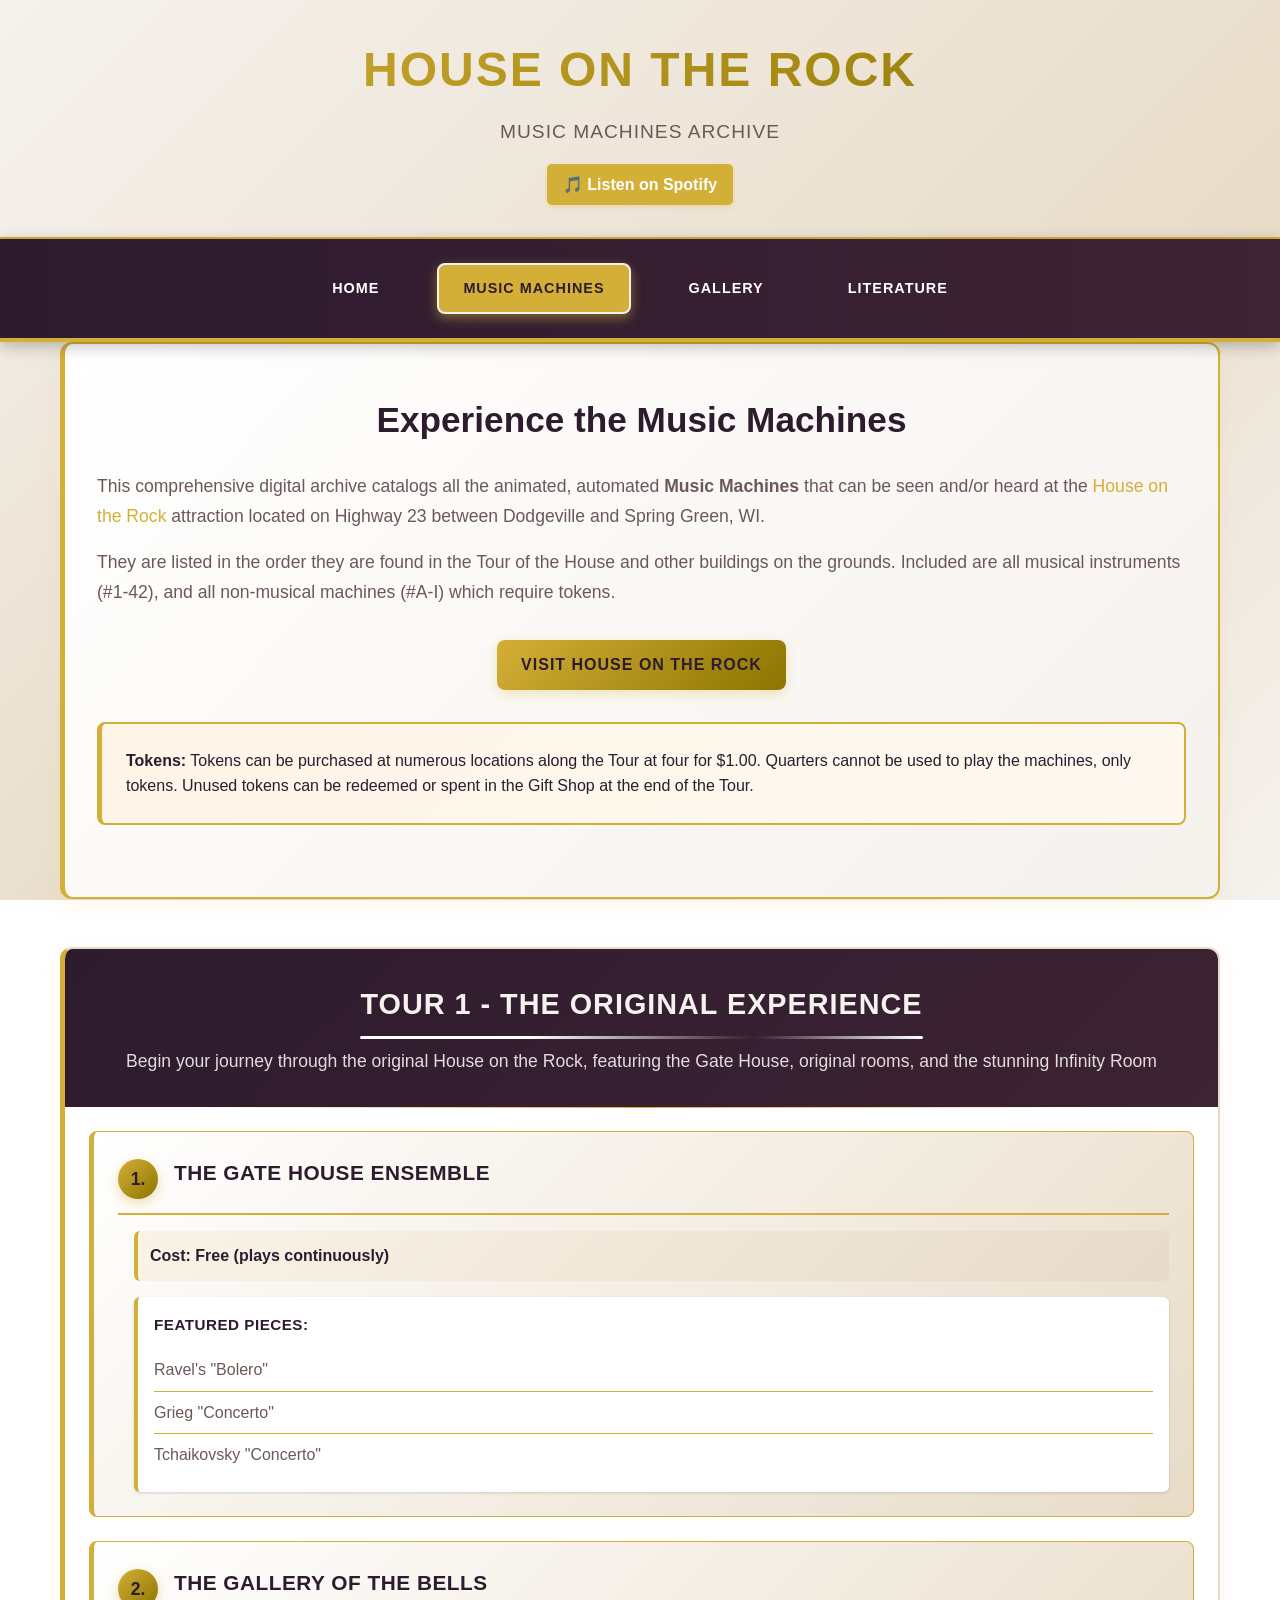
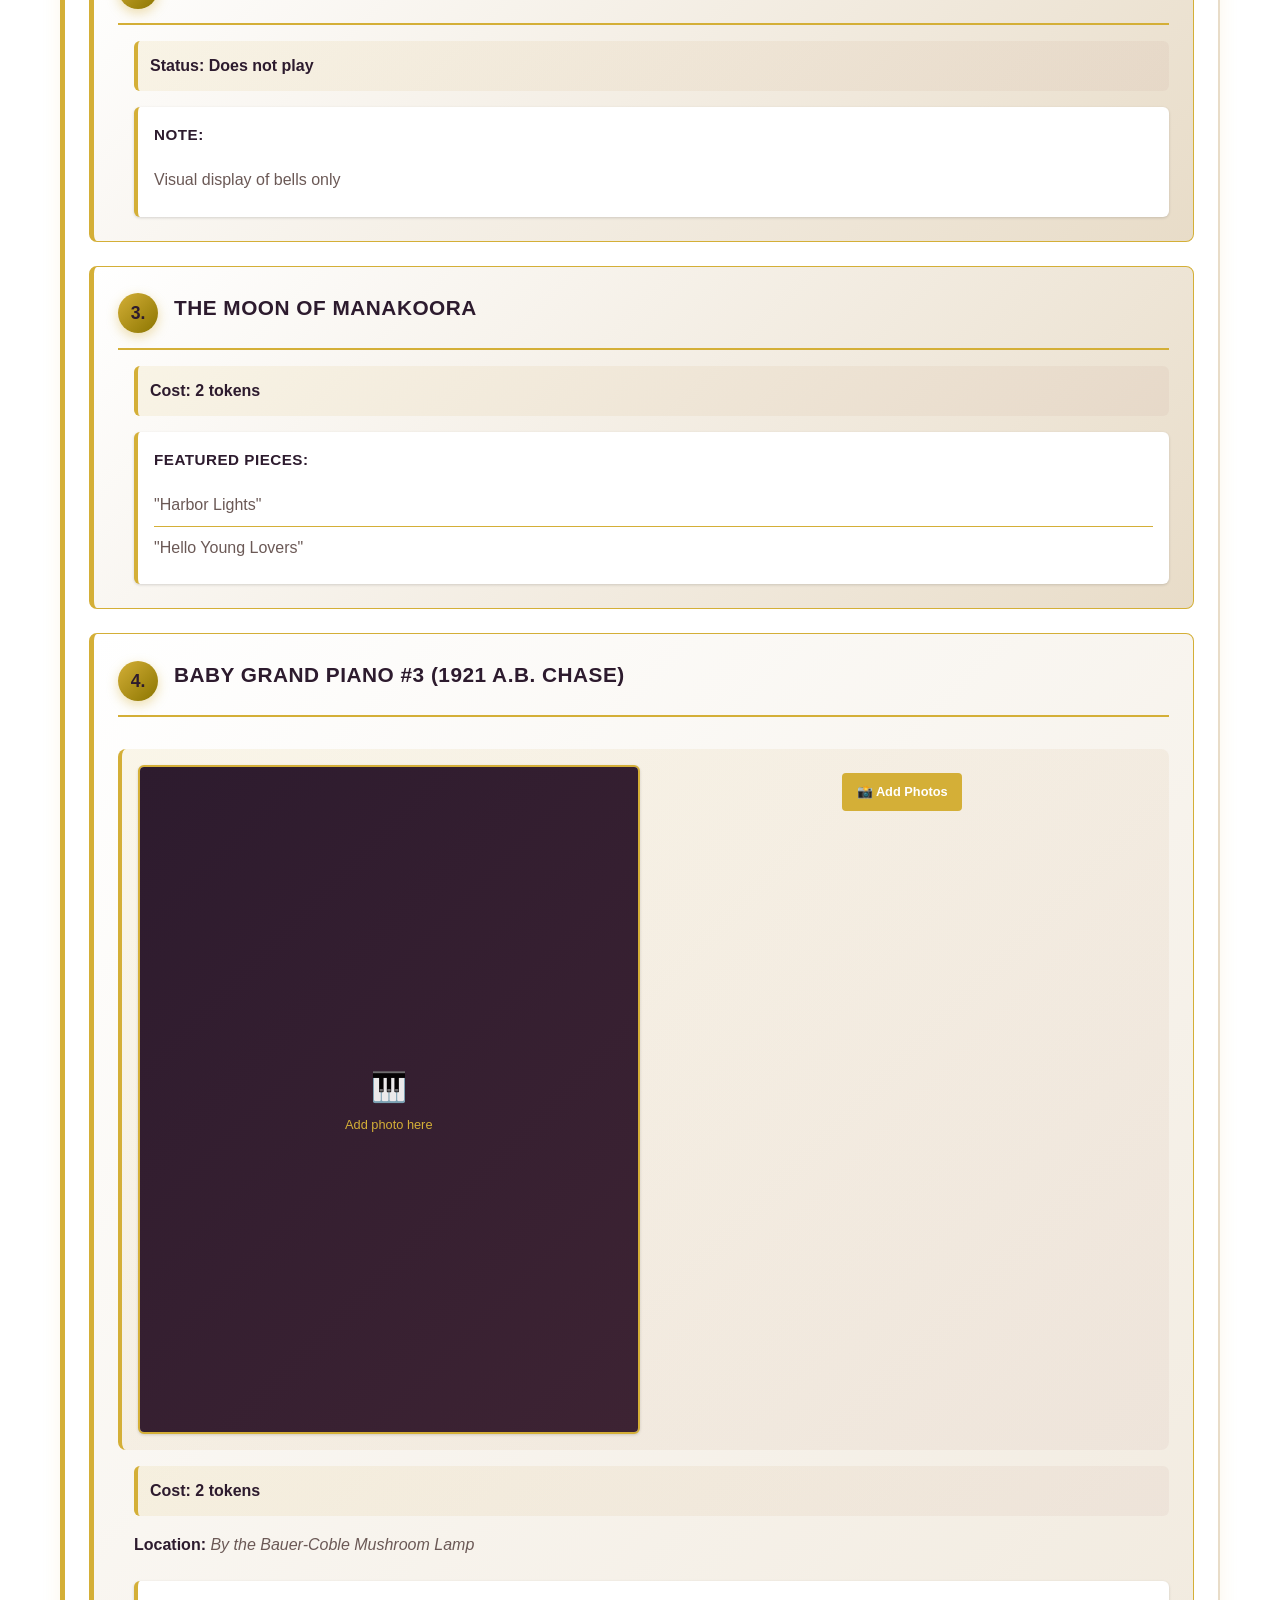
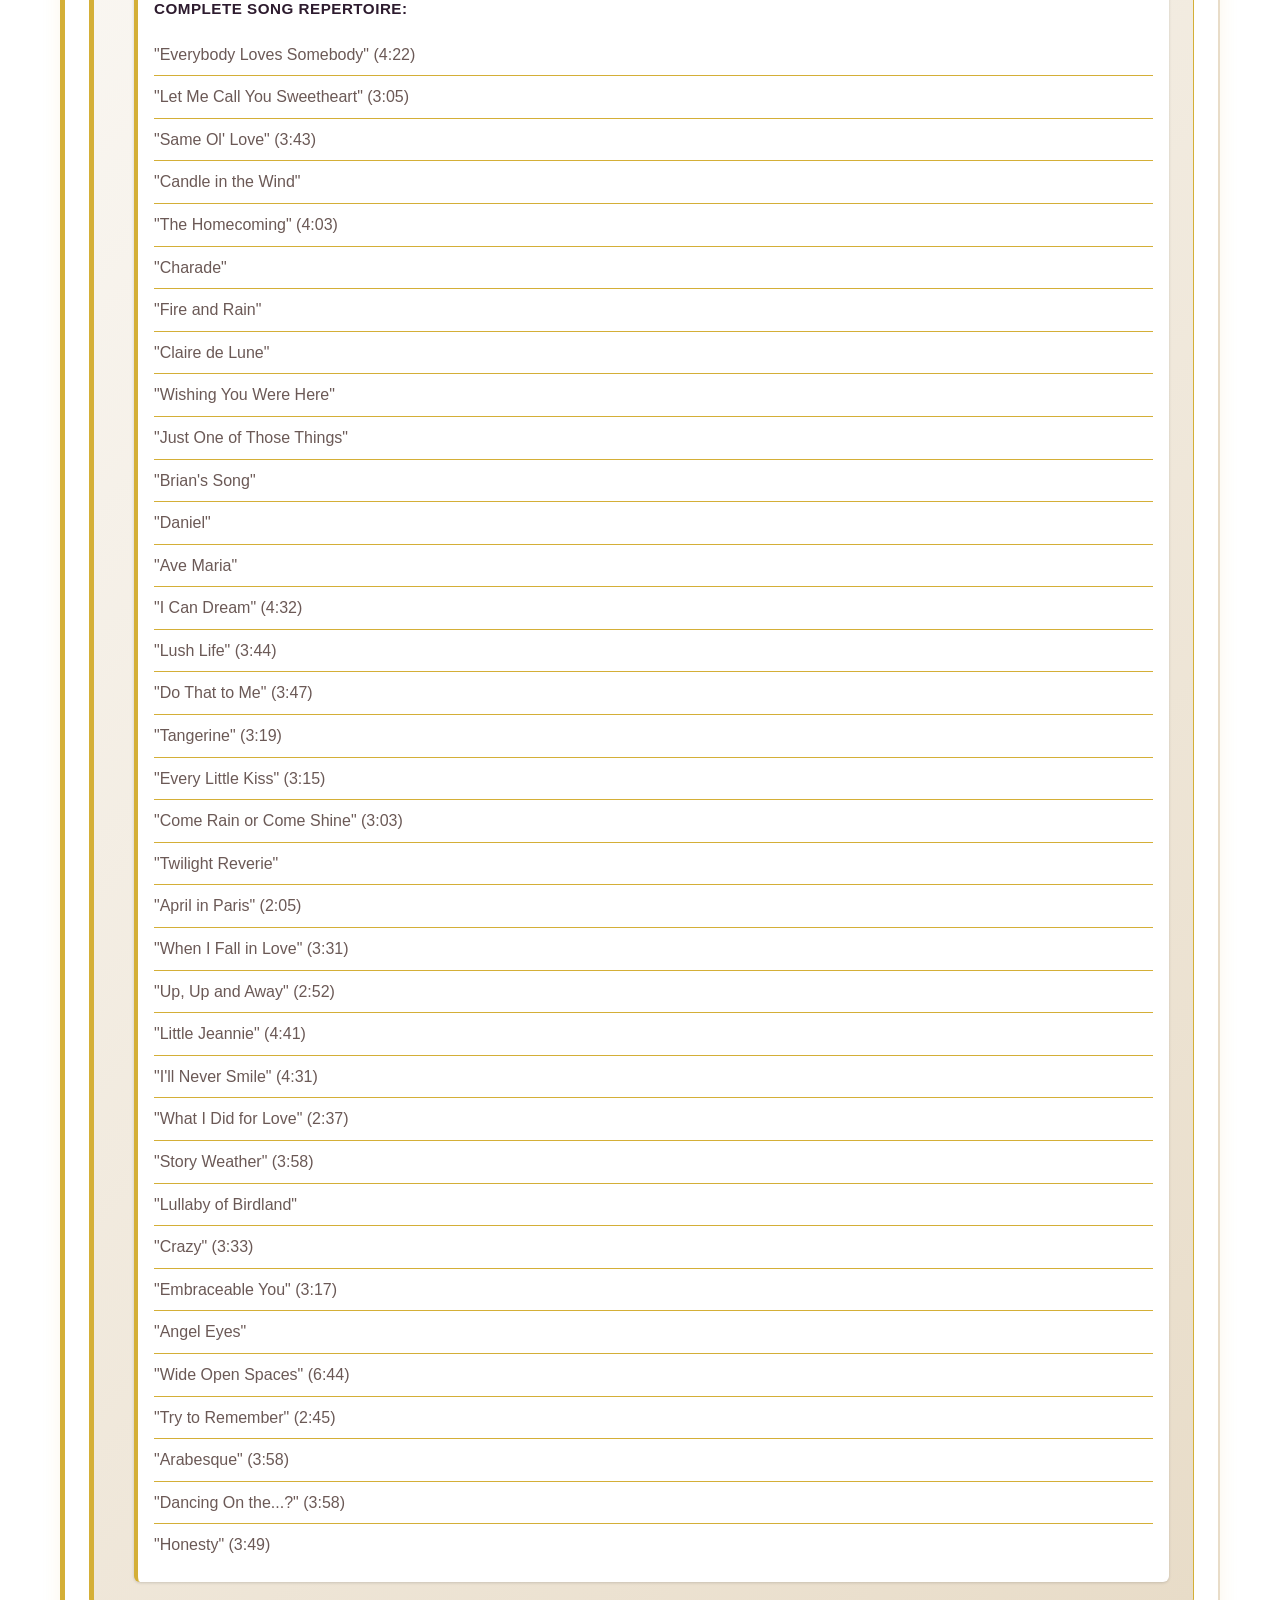
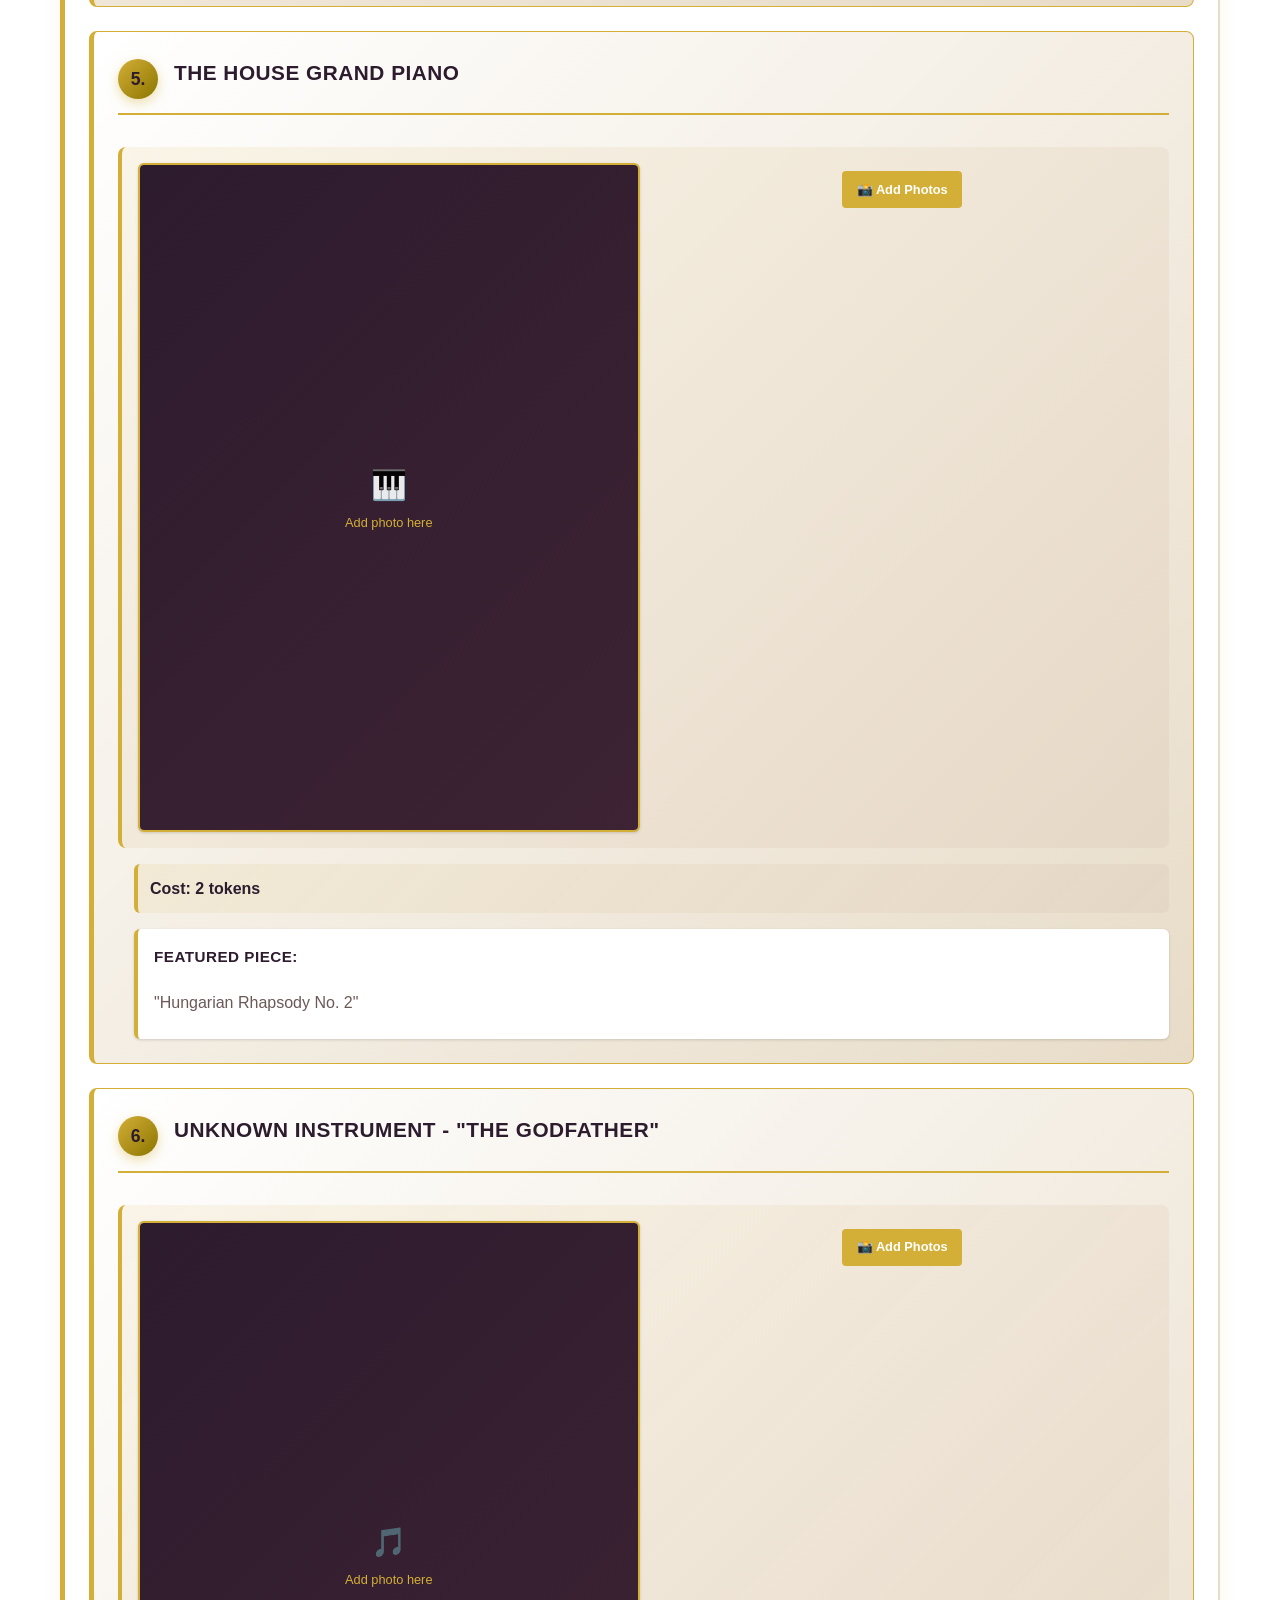
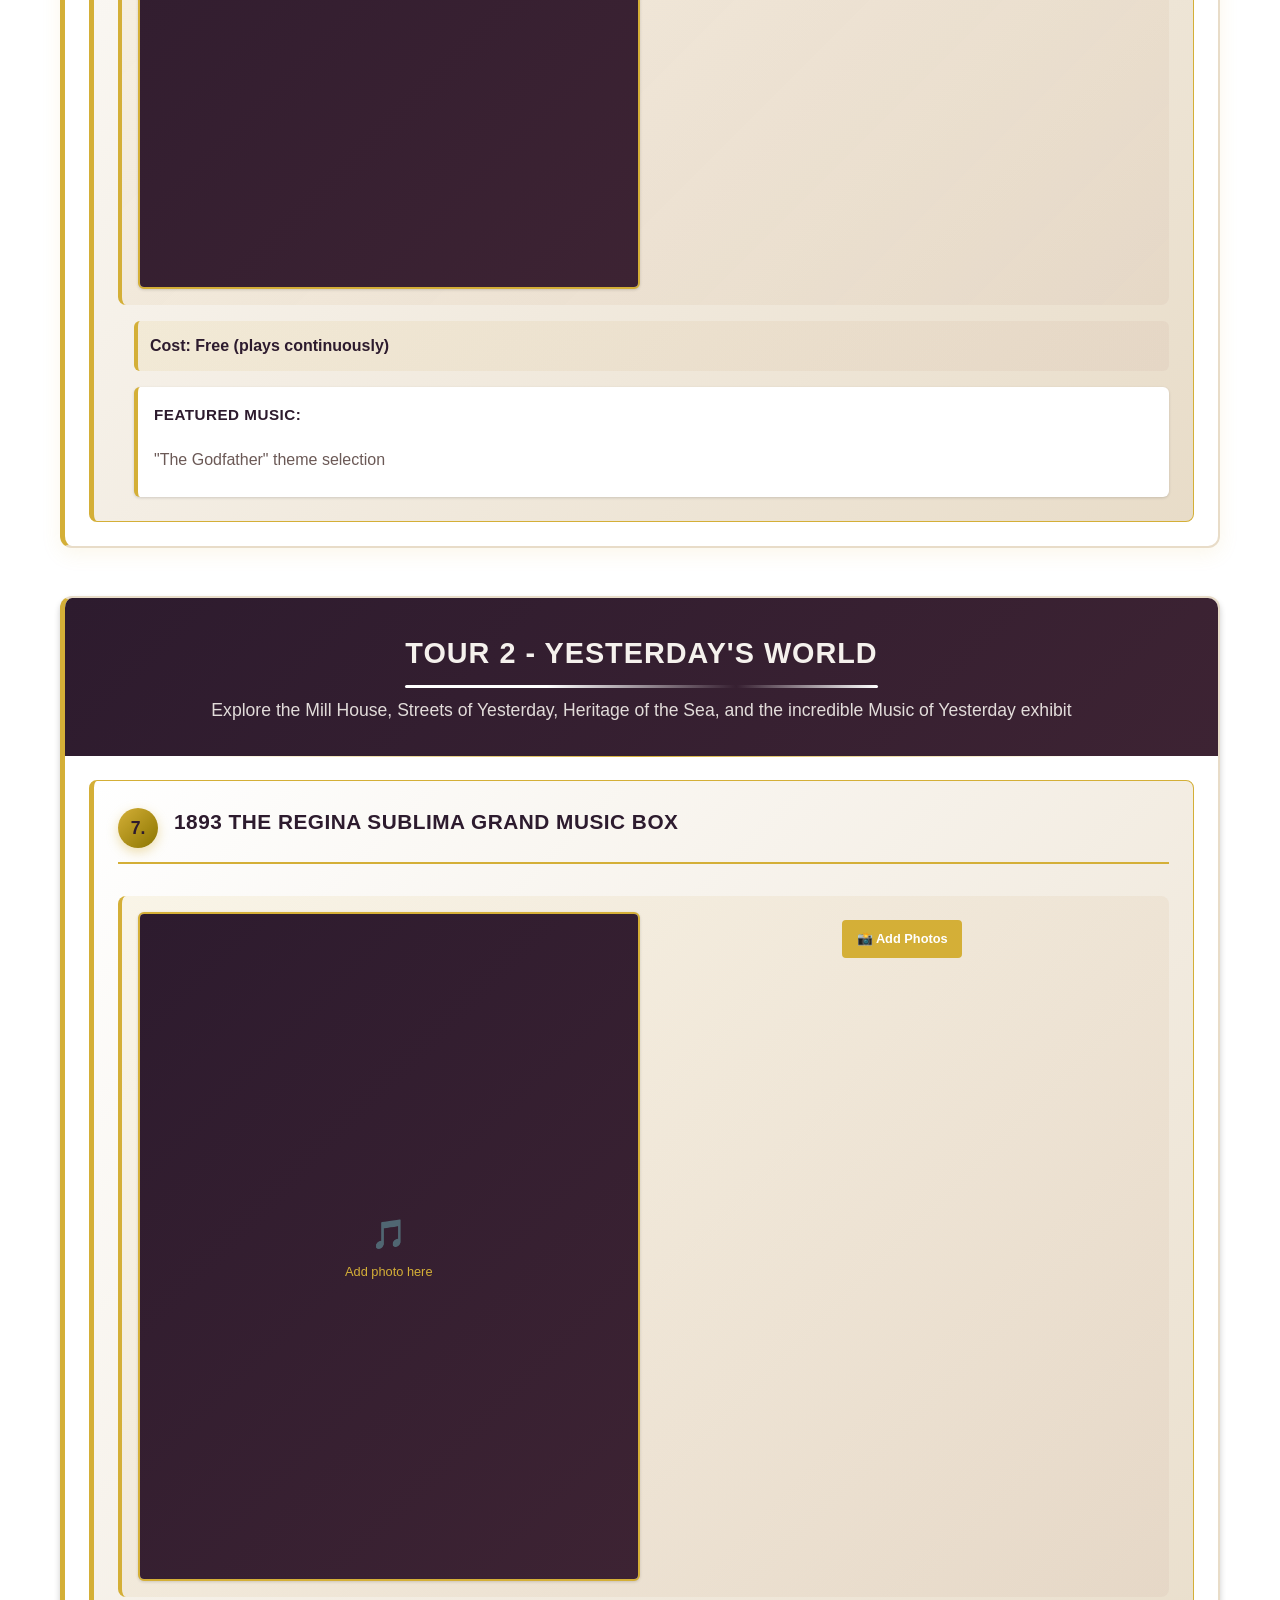
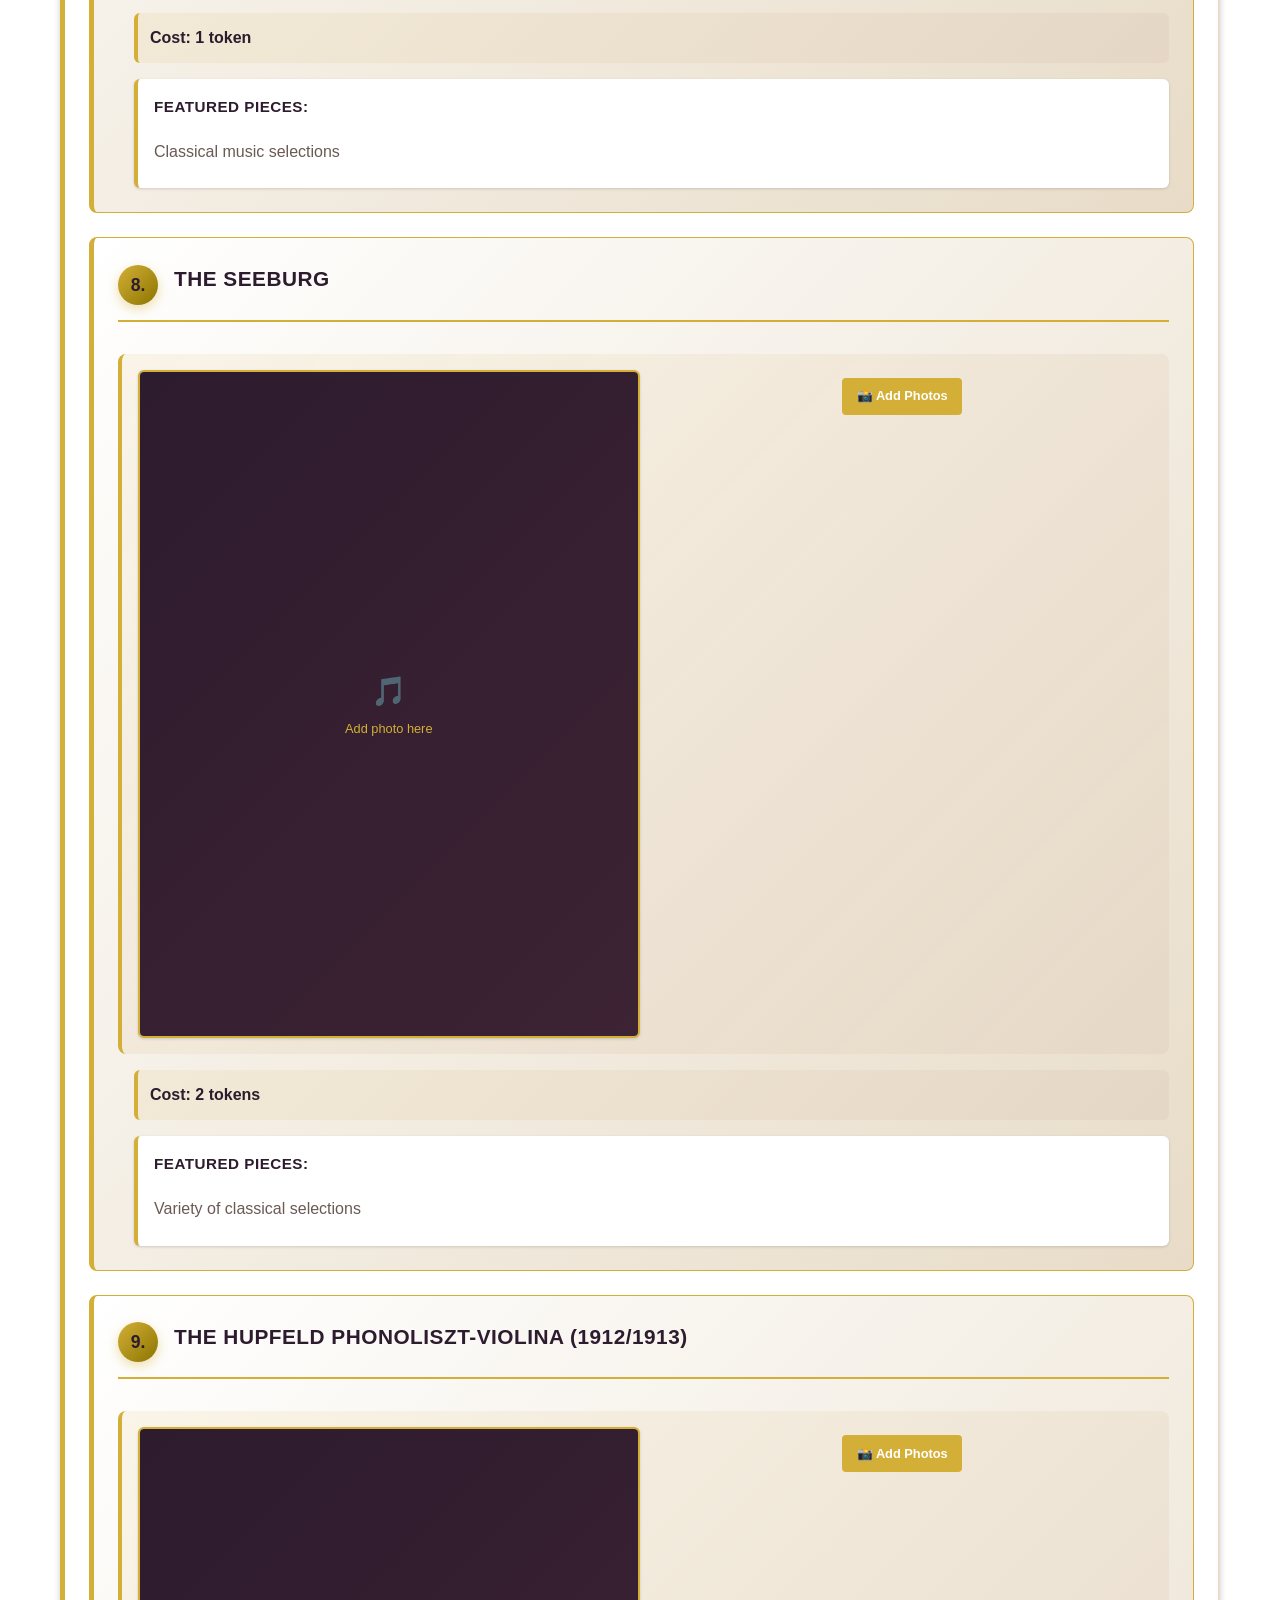
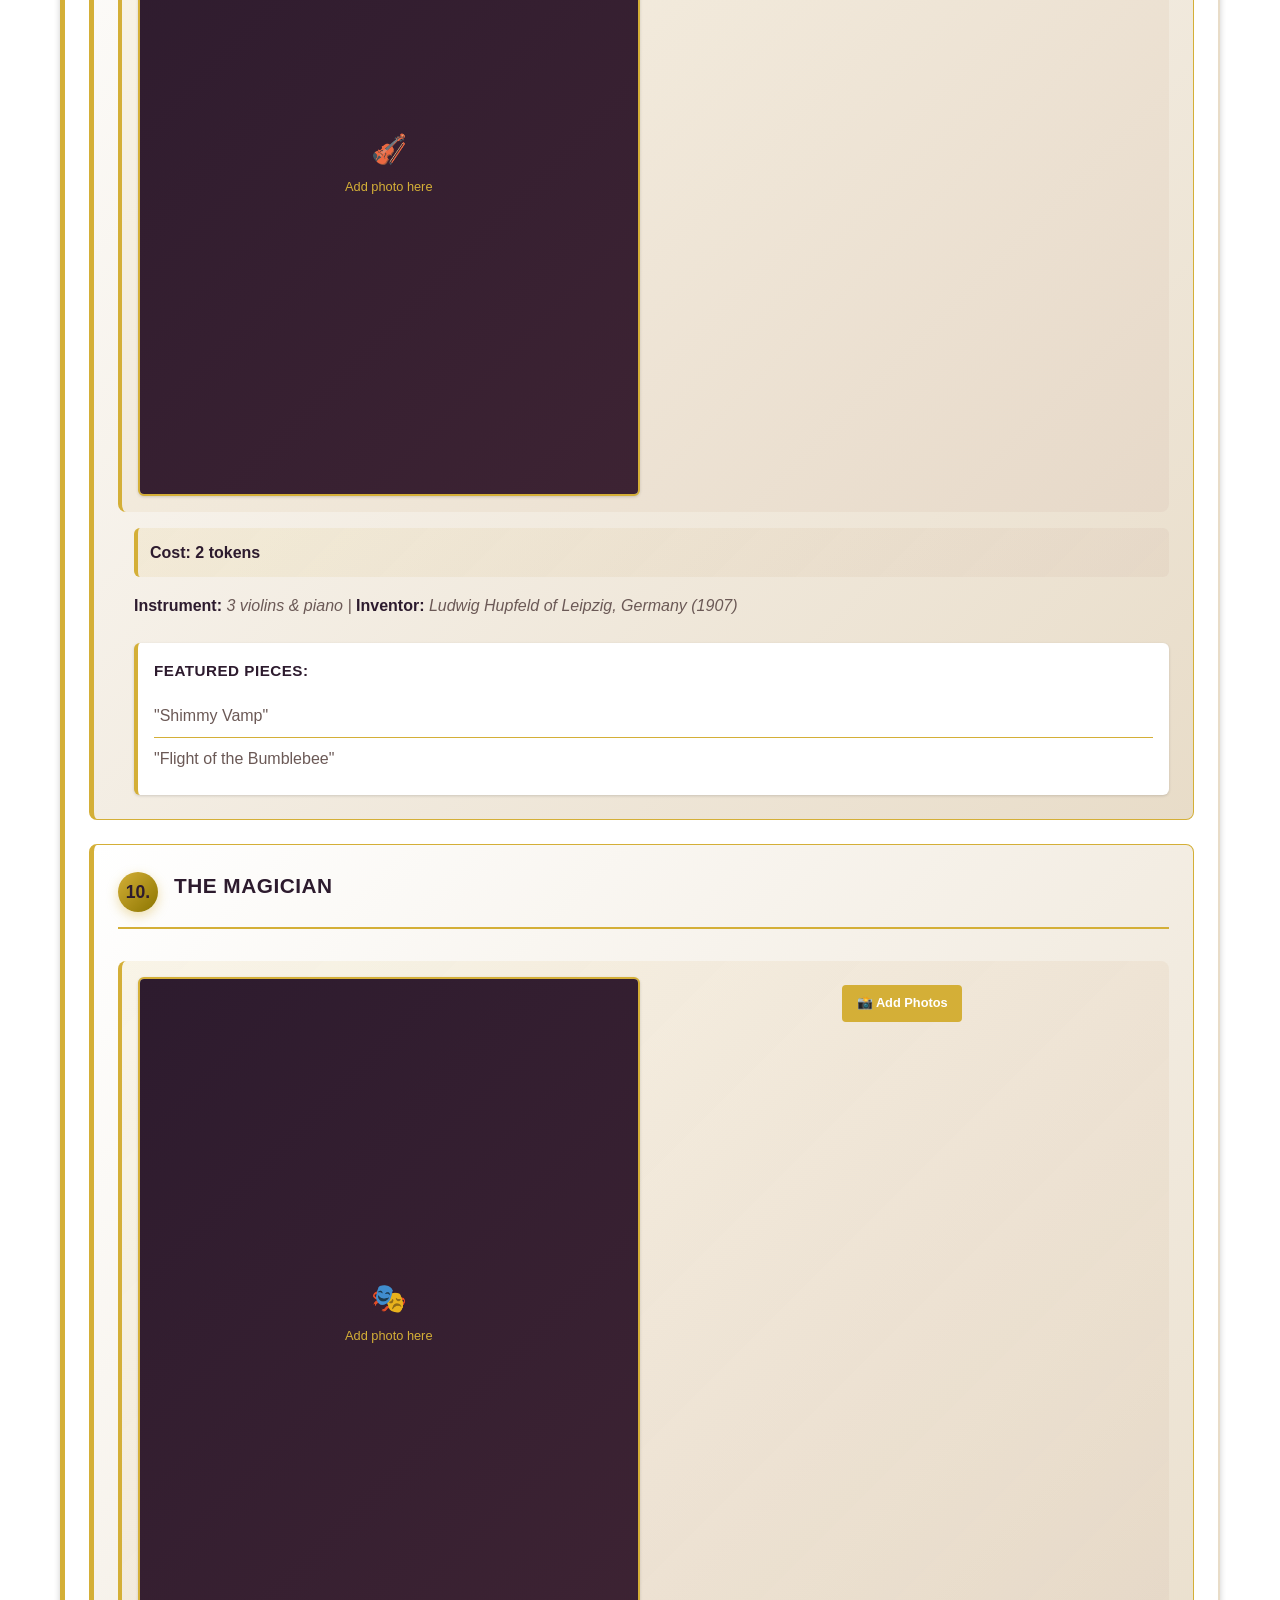
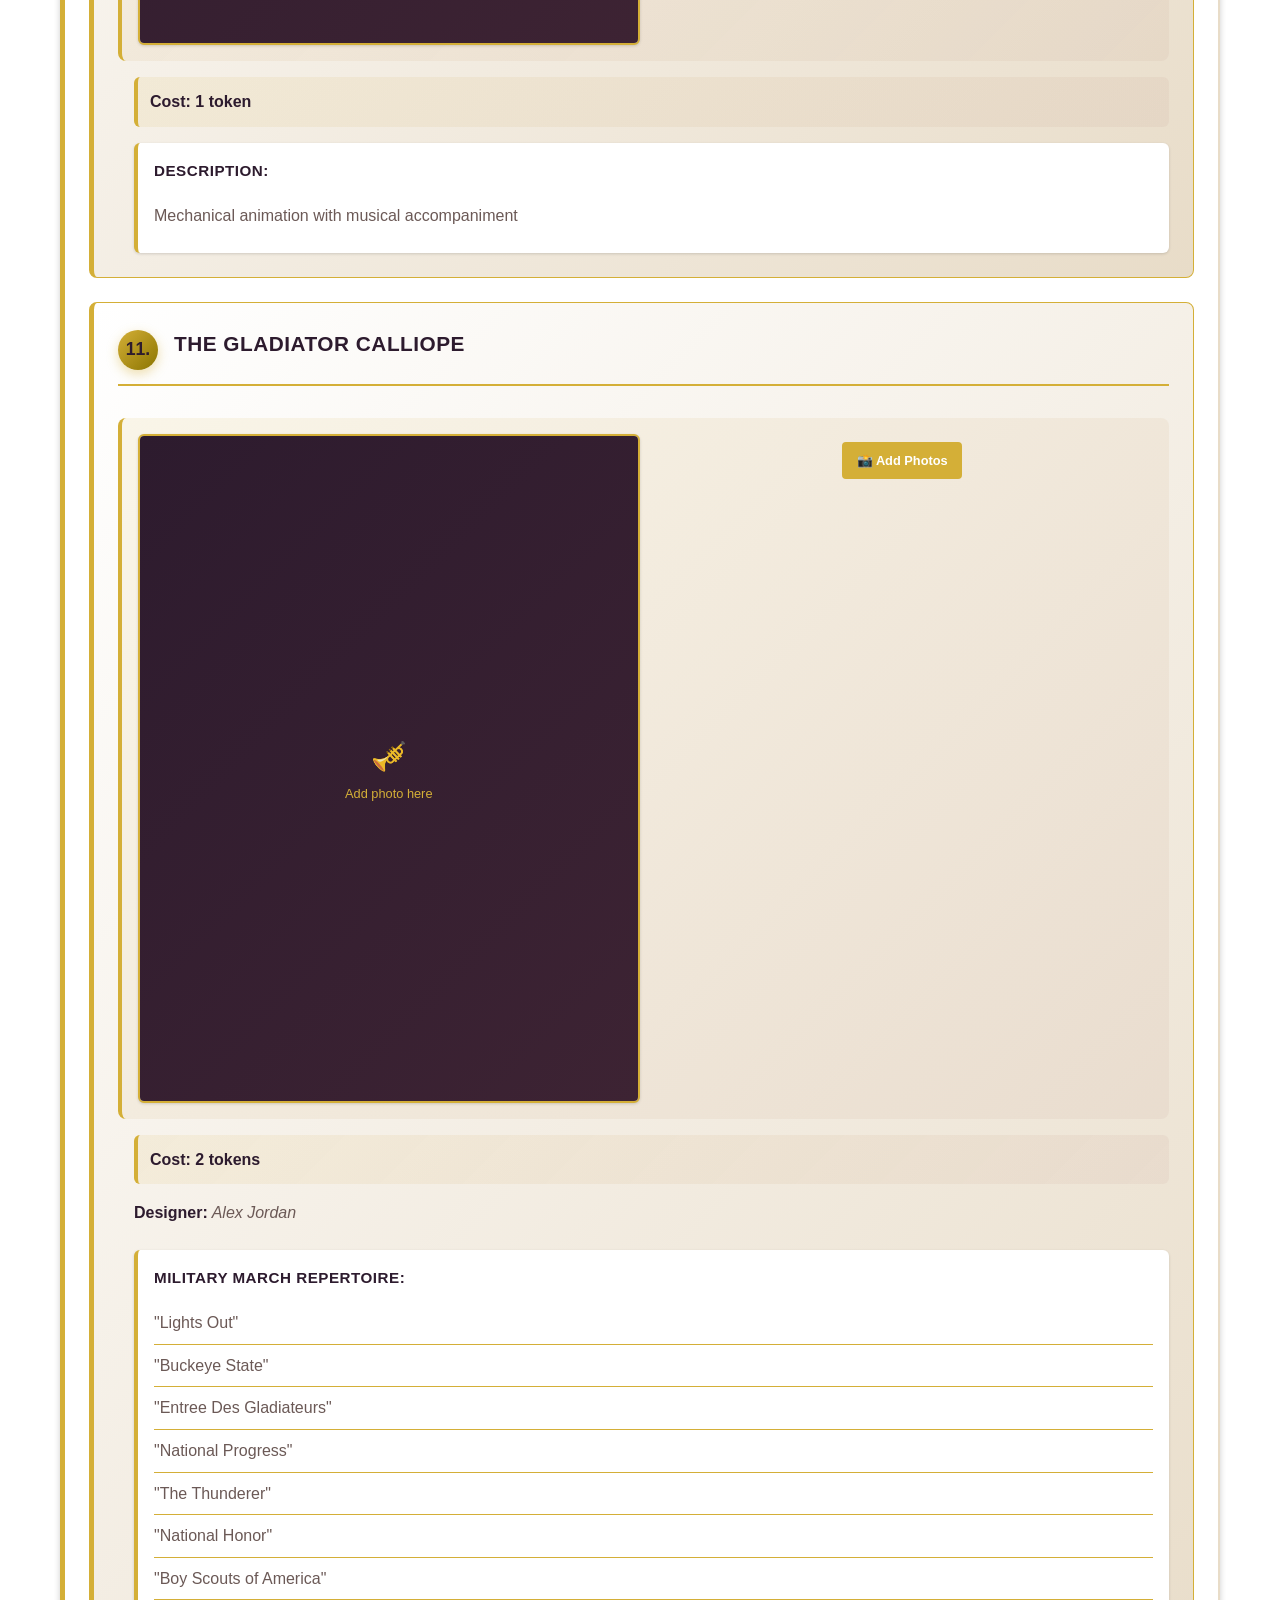
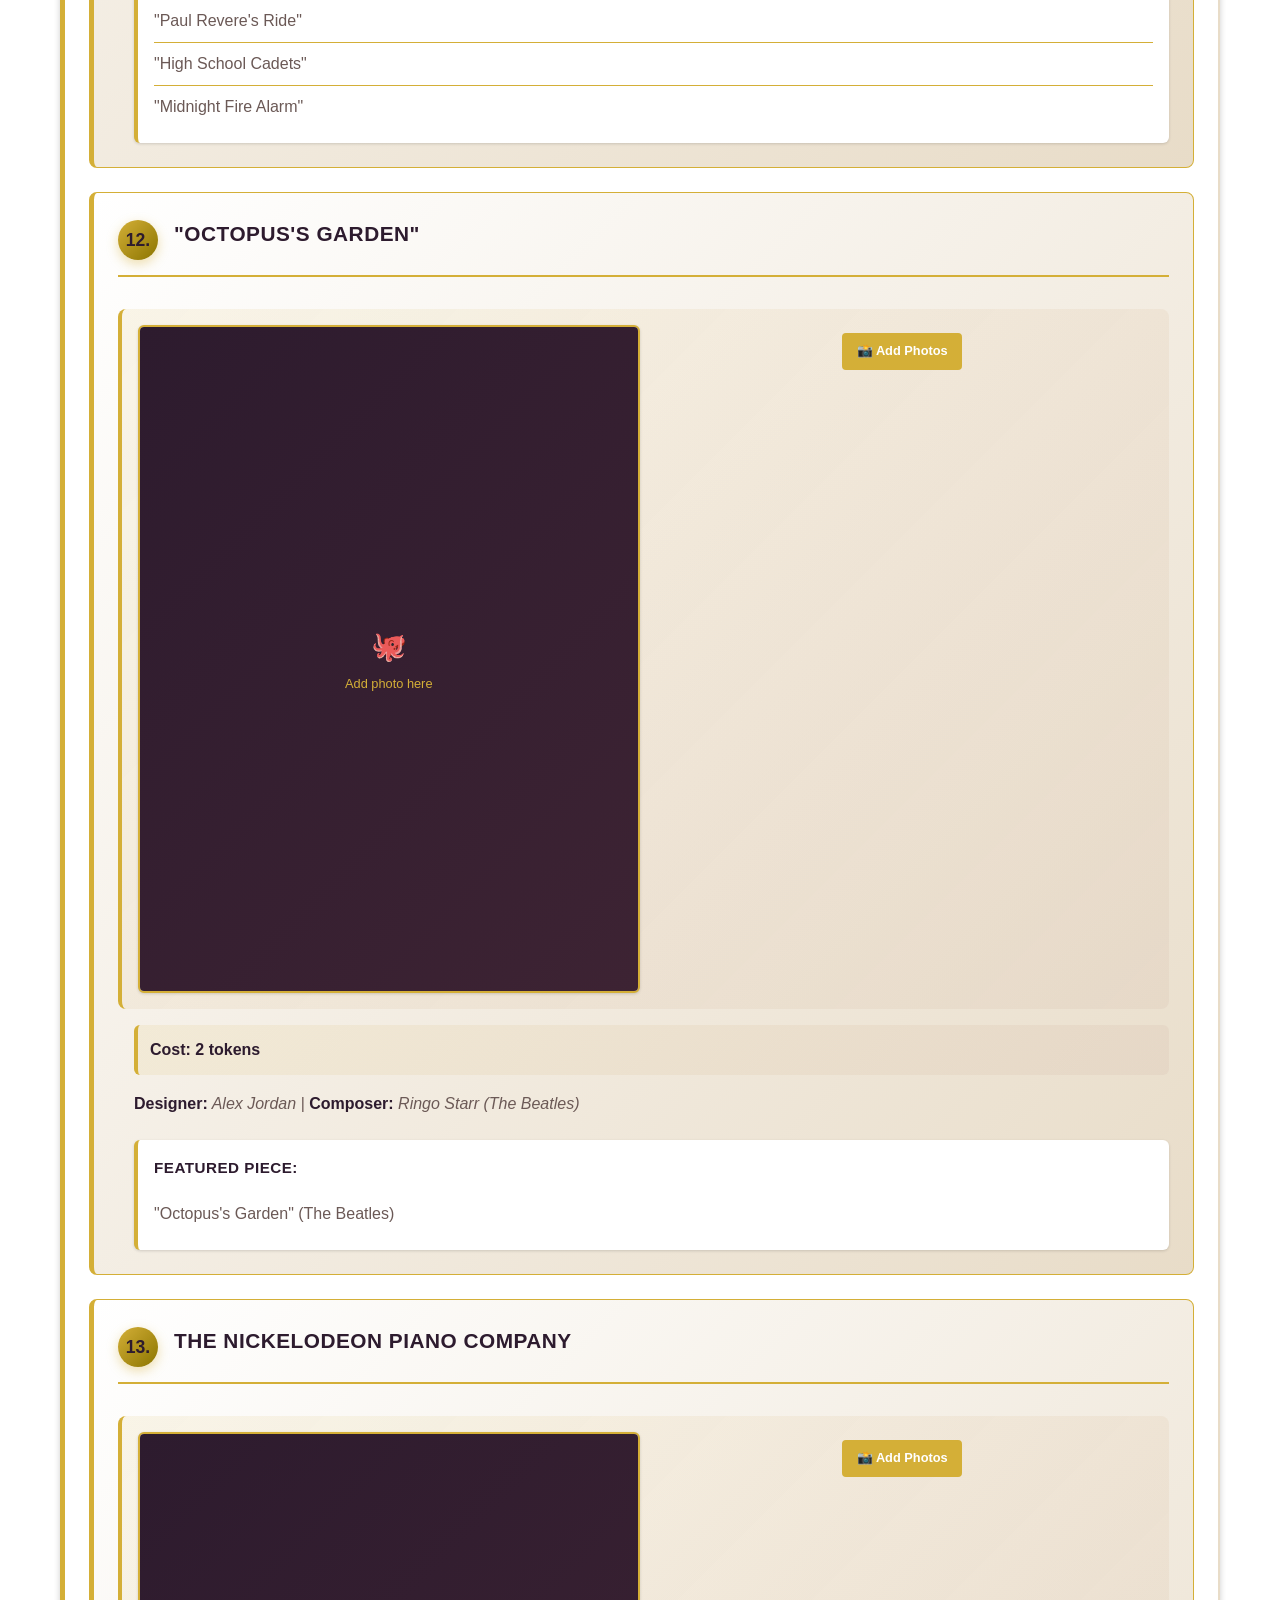
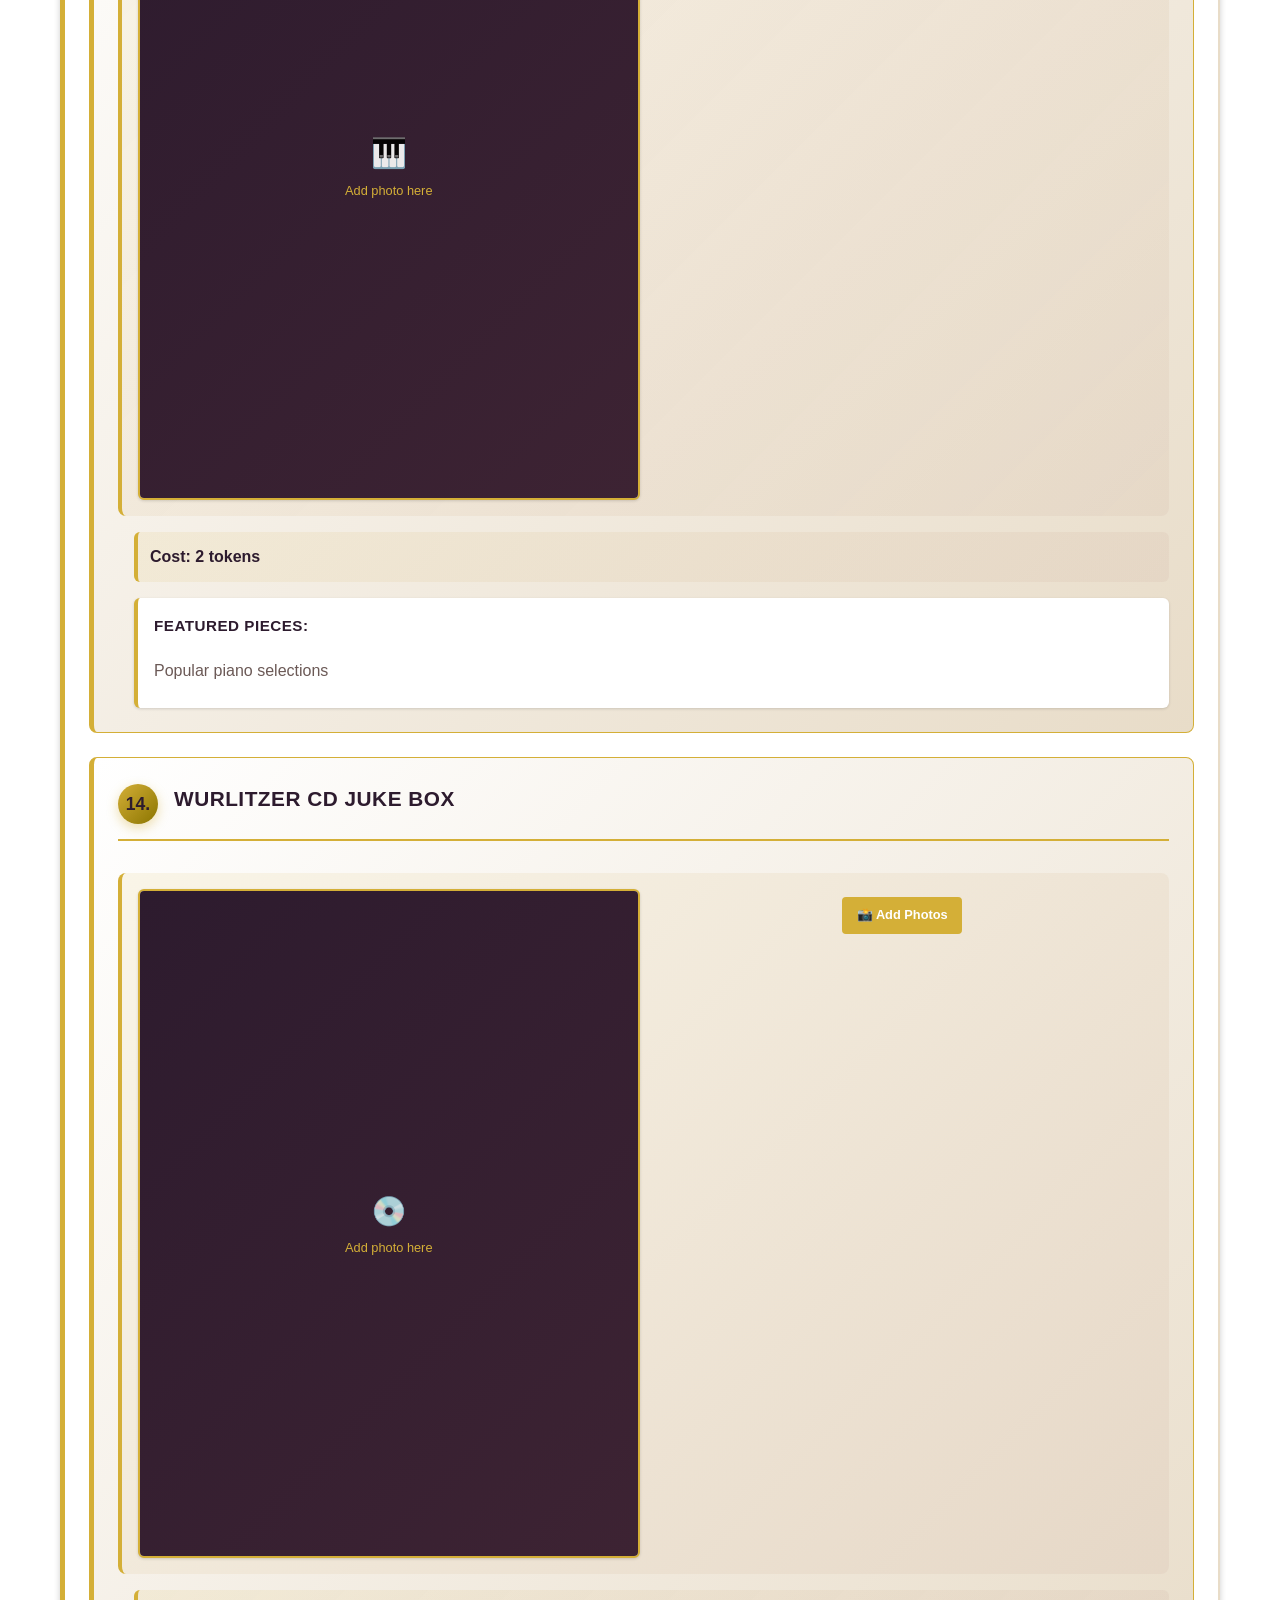
<file: music_new.html>
<!DOCTYPE html>
<html lang="en">
<head>
    <!-- Performance optimizations -->
    <meta charset="UTF-8">
    <meta name="viewport" content="width=device-width, initial-scale=1.0">
    <meta http-equiv="X-UA-Compatible" content="IE=edge">

    <!-- DNS prefetch for external resources -->
    <link rel="dns-prefetch" href="//fonts.googleapis.com">
    <link rel="preconnect" href="https://fonts.googleapis.com" crossorigin>

    <!-- Preload critical resources -->
    <link rel="preload" href="styles.css" as="style">

    <!-- External CSS -->
    <link rel="stylesheet" href="styles.css">

    <!-- Page metadata -->
    <title>House on the Rock - Music Machines Archive</title>
    <meta name="description" content="Complete guide to the music machines at House on the Rock attraction in Spring Green, WI, listed in tour order.">
    <meta name="keywords" content="House on the Rock, music machines, mechanical music, Spring Green WI, Wisconsin attractions">
    <meta name="author" content="House on the Rock Archive">
    <meta name="robots" content="index, follow">

    <!-- Performance and caching -->
    <meta http-equiv="Cache-Control" content="max-age=86400, public">
    <meta name="theme-color" content="#2c5530">

    <!-- Open Graph for social sharing -->
    <meta property="og:title" content="House on the Rock - Music Machines Guide">
    <meta property="og:description" content="Complete guide to the music machines at House on the Rock attraction in Spring Green, WI">
    <meta property="og:type" content="website">
    <meta property="og:url" content="https://houseontherockarchive.com">

    <!-- Favicon -->
    <link rel="icon" type="image/x-icon" href="favicon.ico">
    <link rel="apple-touch-icon" sizes="180x180" href="apple-touch-icon.png">

    <!-- Web App Manifest -->
    <link rel="manifest" href="manifest.json">

    <!-- Canonical URL -->
    <link rel="canonical" href="https://houseontherockarchive.com">

    <!-- Security headers -->
    <meta http-equiv="Content-Security-Policy" content="default-src 'self'; script-src 'self' 'unsafe-inline'; style-src 'self' 'unsafe-inline' https://fonts.googleapis.com; font-src 'self' https://fonts.gstatic.com; img-src 'self' data: https:; connect-src 'self'">
</head>
<body>
    <header>
        <div class="container">
            <h1>House on the Rock</h1>
            <div class="subtitle">Music Machines Archive</div>
            <div class="spotify-link">
                <a href="https://open.spotify.com/playlist/YOUR_PLAYLIST_ID" target="_blank" rel="noopener noreferrer" aria-label="Listen to House on the Rock Music Machines playlist on Spotify">
                    🎵 Listen on Spotify
                </a>
            </div>
        </div>
    </header>

    <nav class="main-nav" aria-label="Main navigation">
        <div class="container">
            <a href="index.html" class="nav-section">Home</a>
            <a href="music.html" class="nav-section active">Music Machines</a>
            <a href="gallery.html" class="nav-section">Gallery</a>
            <a href="literature.html" class="nav-section">Literature</a>
        </div>
    </nav>

    <main id="main-content" class="container">
        <section class="intro">
            <h2>Experience the Music Machines</h2>
            <p>This comprehensive digital archive catalogs all the animated, automated <strong>Music Machines</strong> that can be seen and/or heard at the <a href="http://www.thehouseontherock.com/" target="_blank" rel="noopener noreferrer">House on the Rock</a> attraction located on Highway 23 between Dodgeville and Spring Green, WI.</p>
            <p>They are listed in the order they are found in the Tour of the House and other buildings on the grounds. Included are all musical instruments (#1-42), and all non-musical machines (#A-I) which require tokens.</p>
            <div style="text-align: center; margin: 2rem 0;">
                <a href="http://www.thehouseontherock.com/" target="_blank" rel="noopener noreferrer" class="cta-button">Visit House on the Rock</a>
            </div>
            <div class="note" role="alert">
                <strong>Tokens:</strong> Tokens can be purchased at numerous locations along the Tour at four for $1.00. Quarters cannot be used to play the machines, only tokens. Unused tokens can be redeemed or spent in the Gift Shop at the end of the Tour.
            </div>
        </section>

        <section class="tour-section" id="archive">
            <div class="tour-header">
                <h3>Tour 1 - The Original Experience</h3>
                <p>Begin your journey through the original House on the Rock, featuring the Gate House, original rooms, and the stunning Infinity Room</p>
            </div>
            <div class="tour-content">
                <ol class="machine-list">
                    <li class="machine-item">
                        <div class="machine-header">
                            <span class="machine-number">1.</span>
                            <span class="machine-name">The Gate House Ensemble</span>
                        </div>
                        <div class="machine-details">
                            <p class="machine-cost"><strong>Cost:</strong> Free (plays continuously)</p>
                            <div class="machine-songs">
                                <strong>Featured Pieces:</strong>
                                <ul>
                                    <li>Ravel's "Bolero"</li>
                                    <li>Grieg "Concerto"</li>
                                    <li>Tchaikovsky "Concerto"</li>
                                </ul>
                            </div>
                        </div>
                    </li>
                    <li class="machine-item">
                        <div class="machine-header">
                            <span class="machine-number">2.</span>
                            <span class="machine-name">The Gallery of the Bells</span>
                        </div>
                        <div class="machine-details">
                            <p class="machine-cost"><strong>Status:</strong> Does not play</p>
                            <div class="machine-songs">
                                <strong>Note:</strong>
                                <ul>
                                    <li>Visual display of bells only</li>
                                </ul>
                            </div>
                        </div>
                    </li>
                    <li class="machine-item">
                        <div class="machine-header">
                            <span class="machine-number">3.</span>
                            <span class="machine-name">The Moon of Manakoora</span>
                        </div>
                        <div class="machine-details">
                            <p class="machine-cost"><strong>Cost:</strong> 2 tokens</p>
                            <div class="machine-songs">
                                <strong>Featured Pieces:</strong>
                                <ul>
                                    <li>"Harbor Lights"</li>
                                    <li>"Hello Young Lovers"</li>
                                </ul>
                            </div>
                        </div>
                    </li>
                    <li class="machine-item">
                        <div class="machine-header">
                            <span class="machine-number">4.</span>
                            <span class="machine-name">Baby Grand Piano #3 (1921 A.B. Chase)</span>
                        </div>
                        <div class="machine-gallery">
                            <div class="machine-image-wrapper">
                                <div class="machine-image-placeholder">
                                    <span>🎹</span>
                                    <p>Add photo here</p>
                                </div>
                            </div>
                        </div>
                        <div class="machine-details">
                            <p class="machine-cost"><strong>Cost:</strong> 2 tokens</p>
                            <p class="machine-description"><strong>Location:</strong> By the Bauer-Coble Mushroom Lamp</p>
                            <div class="machine-songs">
                                <strong>Complete Song Repertoire:</strong>
                                <ul>
                                    <li>"Everybody Loves Somebody" (4:22)</li>
                                    <li>"Let Me Call You Sweetheart" (3:05)</li>
                                    <li>"Same Ol' Love" (3:43)</li>
                                    <li>"Candle in the Wind"</li>
                                    <li>"The Homecoming" (4:03)</li>
                                    <li>"Charade"</li>
                                    <li>"Fire and Rain"</li>
                                    <li>"Claire de Lune"</li>
                                    <li>"Wishing You Were Here"</li>
                                    <li>"Just One of Those Things"</li>
                                    <li>"Brian's Song"</li>
                                    <li>"Daniel"</li>
                                    <li>"Ave Maria"</li>
                                    <li>"I Can Dream" (4:32)</li>
                                    <li>"Lush Life" (3:44)</li>
                                    <li>"Do That to Me" (3:47)</li>
                                    <li>"Tangerine" (3:19)</li>
                                    <li>"Every Little Kiss" (3:15)</li>
                                    <li>"Come Rain or Come Shine" (3:03)</li>
                                    <li>"Twilight Reverie"</li>
                                    <li>"April in Paris" (2:05)</li>
                                    <li>"When I Fall in Love" (3:31)</li>
                                    <li>"Up, Up and Away" (2:52)</li>
                                    <li>"Little Jeannie" (4:41)</li>
                                    <li>"I'll Never Smile" (4:31)</li>
                                    <li>"What I Did for Love" (2:37)</li>
                                    <li>"Story Weather" (3:58)</li>
                                    <li>"Lullaby of Birdland"</li>
                                    <li>"Crazy" (3:33)</li>
                                    <li>"Embraceable You" (3:17)</li>
                                    <li>"Angel Eyes"</li>
                                    <li>"Wide Open Spaces" (6:44)</li>
                                    <li>"Try to Remember" (2:45)</li>
                                    <li>"Arabesque" (3:58)</li>
                                    <li>"Dancing On the...?" (3:58)</li>
                                    <li>"Honesty" (3:49)</li>
                                </ul>
                            </div>
                        </div>
                    </li>
                    <li class="machine-item">
                        <div class="machine-header">
                            <span class="machine-number">5.</span>
                            <span class="machine-name">The House Grand Piano</span>
                        </div>
                        <div class="machine-gallery">
                            <div class="machine-image-wrapper">
                                <div class="machine-image-placeholder">
                                    <span>🎹</span>
                                    <p>Add photo here</p>
                                </div>
                            </div>
                        </div>
                        <div class="machine-details">
                            <p class="machine-cost"><strong>Cost:</strong> 2 tokens</p>
                            <div class="machine-songs">
                                <strong>Featured Piece:</strong>
                                <ul>
                                    <li>"Hungarian Rhapsody No. 2"</li>
                                </ul>
                            </div>
                        </div>
                    </li>
                    <li class="machine-item">
                        <div class="machine-header">
                            <span class="machine-number">6.</span>
                            <span class="machine-name">Unknown Instrument - "The Godfather"</span>
                        </div>
                        <div class="machine-gallery">
                            <div class="machine-image-wrapper">
                                <div class="machine-image-placeholder">
                                    <span>🎵</span>
                                    <p>Add photo here</p>
                                </div>
                            </div>
                        </div>
                        <div class="machine-details">
                            <p class="machine-cost"><strong>Cost:</strong> Free (plays continuously)</p>
                            <div class="machine-songs">
                                <strong>Featured Music:</strong>
                                <ul>
                                    <li>"The Godfather" theme selection</li>
                                </ul>
                            </div>
                        </div>
                    </li>
                </ol>
            </div>
        </section>

        <section class="tour-section archive-section" id="tour1">
            <div class="tour-header">
                <h3>Tour 2 - Yesterday's World</h3>
                <p>Explore the Mill House, Streets of Yesterday, Heritage of the Sea, and the incredible Music of Yesterday exhibit</p>
            </div>
            <div class="tour-content">
                <ol class="machine-list" start="7">
                    <li class="machine-item">
                        <div class="machine-header">
                            <span class="machine-number">7.</span>
                            <span class="machine-name">1893 The Regina Sublima Grand Music Box</span>
                        </div>
                        <div class="machine-gallery">
                            <div class="machine-image-wrapper">
                                <div class="machine-image-placeholder">
                                    <span>🎵</span>
                                    <p>Add photo here</p>
                                </div>
                            </div>
                        </div>
                        <div class="machine-details">
                            <p class="machine-cost"><strong>Cost:</strong> 1 token</p>
                            <div class="machine-songs">
                                <strong>Featured Pieces:</strong>
                                <ul>
                                    <li>Classical music selections</li>
                                </ul>
                            </div>
                        </div>
                    </li>
                    <li class="machine-item">
                        <div class="machine-header">
                            <span class="machine-number">8.</span>
                            <span class="machine-name">The Seeburg</span>
                        </div>
                        <div class="machine-gallery">
                            <div class="machine-image-wrapper">
                                <div class="machine-image-placeholder">
                                    <span>🎵</span>
                                    <p>Add photo here</p>
                                </div>
                            </div>
                        </div>
                        <div class="machine-details">
                            <p class="machine-cost"><strong>Cost:</strong> 2 tokens</p>
                            <div class="machine-songs">
                                <strong>Featured Pieces:</strong>
                                <ul>
                                    <li>Variety of classical selections</li>
                                </ul>
                            </div>
                        </div>
                    </li>
                    <li class="machine-item">
                        <div class="machine-header">
                            <span class="machine-number">9.</span>
                            <span class="machine-name">The Hupfeld Phonoliszt-Violina (1912/1913)</span>
                        </div>
                        <div class="machine-gallery">
                            <div class="machine-image-wrapper">
                                <div class="machine-image-placeholder">
                                    <span>🎻</span>
                                    <p>Add photo here</p>
                                </div>
                            </div>
                        </div>
                        <div class="machine-details">
                            <p class="machine-cost"><strong>Cost:</strong> 2 tokens</p>
                            <p class="machine-description"><strong>Instrument:</strong> 3 violins & piano | <strong>Inventor:</strong> Ludwig Hupfeld of Leipzig, Germany (1907)</p>
                            <div class="machine-songs">
                                <strong>Featured Pieces:</strong>
                                <ul>
                                    <li>"Shimmy Vamp"</li>
                                    <li>"Flight of the Bumblebee"</li>
                                </ul>
                            </div>
                        </div>
                    </li>
                    <li class="machine-item">
                        <div class="machine-header">
                            <span class="machine-number">10.</span>
                            <span class="machine-name">The Magician</span>
                        </div>
                        <div class="machine-gallery">
                            <div class="machine-image-wrapper">
                                <div class="machine-image-placeholder">
                                    <span>🎭</span>
                                    <p>Add photo here</p>
                                </div>
                            </div>
                        </div>
                        <div class="machine-details">
                            <p class="machine-cost"><strong>Cost:</strong> 1 token</p>
                            <div class="machine-songs">
                                <strong>Description:</strong>
                                <ul>
                                    <li>Mechanical animation with musical accompaniment</li>
                                </ul>
                            </div>
                        </div>
                    </li>
                    <li class="machine-item">
                        <div class="machine-header">
                            <span class="machine-number">11.</span>
                            <span class="machine-name">The Gladiator Calliope</span>
                        </div>
                        <div class="machine-gallery">
                            <div class="machine-image-wrapper">
                                <div class="machine-image-placeholder">
                                    <span>🎺</span>
                                    <p>Add photo here</p>
                                </div>
                            </div>
                        </div>
                        <div class="machine-details">
                            <p class="machine-cost"><strong>Cost:</strong> 2 tokens</p>
                            <p class="machine-description"><strong>Designer:</strong> Alex Jordan</p>
                            <div class="machine-songs">
                                <strong>Military March Repertoire:</strong>
                                <ul>
                                    <li>"Lights Out"</li>
                                    <li>"Buckeye State"</li>
                                    <li>"Entree Des Gladiateurs"</li>
                                    <li>"National Progress"</li>
                                    <li>"The Thunderer"</li>
                                    <li>"National Honor"</li>
                                    <li>"Boy Scouts of America"</li>
                                    <li>"Paul Revere's Ride"</li>
                                    <li>"High School Cadets"</li>
                                    <li>"Midnight Fire Alarm"</li>
                                </ul>
                            </div>
                        </div>
                    </li>
                    <li class="machine-item">
                        <div class="machine-header">
                            <span class="machine-number">12.</span>
                            <span class="machine-name">"Octopus's Garden"</span>
                        </div>
                        <div class="machine-gallery">
                            <div class="machine-image-wrapper">
                                <div class="machine-image-placeholder">
                                    <span>🐙</span>
                                    <p>Add photo here</p>
                                </div>
                            </div>
                        </div>
                        <div class="machine-details">
                            <p class="machine-cost"><strong>Cost:</strong> 2 tokens</p>
                            <p class="machine-description"><strong>Designer:</strong> Alex Jordan | <strong>Composer:</strong> Ringo Starr (The Beatles)</p>
                            <div class="machine-songs">
                                <strong>Featured Piece:</strong>
                                <ul>
                                    <li>"Octopus's Garden" (The Beatles)</li>
                                </ul>
                            </div>
                        </div>
                    </li>
                    <li class="machine-item">
                        <div class="machine-header">
                            <span class="machine-number">13.</span>
                            <span class="machine-name">The Nickelodeon Piano Company</span>
                        </div>
                        <div class="machine-gallery">
                            <div class="machine-image-wrapper">
                                <div class="machine-image-placeholder">
                                    <span>🎹</span>
                                    <p>Add photo here</p>
                                </div>
                            </div>
                        </div>
                        <div class="machine-details">
                            <p class="machine-cost"><strong>Cost:</strong> 2 tokens</p>
                            <div class="machine-songs">
                                <strong>Featured Pieces:</strong>
                                <ul>
                                    <li>Popular piano selections</li>
                                </ul>
                            </div>
                        </div>
                    </li>
                    <li class="machine-item">
                        <div class="machine-header">
                            <span class="machine-number">14.</span>
                            <span class="machine-name">Wurlitzer CD Juke Box</span>
                        </div>
                        <div class="machine-gallery">
                            <div class="machine-image-wrapper">
                                <div class="machine-image-placeholder">
                                    <span>💿</span>
                                    <p>Add photo here</p>
                                </div>
                            </div>
                        </div>
                        <div class="machine-details">
                            <p class="machine-cost"><strong>Cost:</strong> 25 cents</p>
                            <div class="machine-songs">
                                <strong>Available Selections:</strong>
                                <ul>
                                    <li>Digital CD library with various modern hits</li>
                                </ul>
                            </div>
                        </div>
                    </li>
                    <li class="machine-item">
                        <div class="machine-header">
                            <span class="machine-number">15.</span>
                            <span class="machine-name">Absinth House Piano</span>
                        </div>
                        <div class="machine-gallery">
                            <div class="machine-image-wrapper">
                                <div class="machine-image-placeholder">
                                    <span>🎹</span>
                                    <p>Add photo here</p>
                                </div>
                            </div>
                        </div>
                        <div class="machine-details">
                            <p class="machine-cost"><strong>Cost:</strong> 2 tokens</p>
                            <div class="machine-songs">
                                <strong>Featured Pieces:</strong>
                                <ul>
                                    <li>Classical and popular piano selections</li>
                                </ul>
                            </div>
                        </div>
                    </li>
                    <li class="machine-item">
                        <div class="machine-header">
                            <span class="machine-number">16.</span>
                            <span class="machine-name">Pontalba Hearse</span>
                        </div>
                        <div class="machine-gallery">
                            <div class="machine-image-wrapper">
                                <div class="machine-image-placeholder">
                                    <span>🎺</span>
                                    <p>Add photo here</p>
                                </div>
                            </div>
                        </div>
                        <div class="machine-details">
                            <p class="machine-cost"><strong>Cost:</strong> 2 tokens</p>
                            <div class="machine-songs">
                                <strong>Featured Piece:</strong>
                                <ul>
                                    <li>"When the Saints Go Marching In"</li>
                                </ul>
                            </div>
                        </div>
                    </li>
                    <li class="machine-item">
                        <div class="machine-header">
                            <span class="machine-number">17.</span>
                            <span class="machine-name">Miss Kitty's Boudoir</span>
                        </div>
                        <div class="machine-gallery">
                            <div class="machine-image-wrapper">
                                <div class="machine-image-placeholder">
                                    <span>✨</span>
                                    <p>Add photo here</p>
                                </div>
                            </div>
                        </div>
                        <div class="machine-details">
                            <p class="machine-cost"><strong>Cost:</strong> 2 tokens</p>
                            <div class="machine-songs">
                                <strong>Featured Pieces:</strong>
                                <ul>
                                    <li>"Tuff"</li>
                                    <li>"Yakety Sax"</li>
                                </ul>
                            </div>
                        </div>
                    </li>
                    <li class="machine-item">
                        <div class="machine-header">
                            <span class="machine-number">18.</span>
                            <span class="machine-name">The Peacock (92 Key Mortier organ)</span>
                        </div>
                        <div class="machine-gallery">
                            <div class="machine-image-wrapper">
                                <div class="machine-image-placeholder">
                                    <span>🦚</span>
                                    <p>Add photo here</p>
                                </div>
                            </div>
                        </div>
                        <div class="machine-details">
                            <p class="machine-cost"><strong>Cost:</strong> 2 tokens</p>
                            <div class="machine-songs">
                                <strong>Featured Pieces:</strong>
                                <ul>
                                    <li>"Tico Tico"</li>
                                    <li>"Flight Of The Bumble Bee"</li>
                                </ul>
                            </div>
                        </div>
                    </li>
                    <li class="machine-item">
                        <div class="machine-header">
                            <span class="machine-number">19.</span>
                            <span class="machine-name">The Blue Room</span>
                        </div>
                        <div class="machine-gallery">
                            <div class="machine-image-wrapper">
                                <div class="machine-image-placeholder">
                                    <span>🎭</span>
                                    <p>Add photo here</p>
                                </div>
                            </div>
                        </div>
                        <div class="machine-details">
                            <p class="machine-cost"><strong>Cost:</strong> 2 tokens</p>
                            <div class="machine-songs">
                                <strong>Featured Pieces:</strong>
                                <ul>
                                    <li>"Anvil Chorus"</li>
                                    <li>"Poet & Peasant Overture"</li>
                                </ul>
                            </div>
                        </div>
                    </li>
                    <li class="machine-item">
                        <div class="machine-header">
                            <span class="machine-number">20.</span>
                            <span class="machine-name">The Franz Josef</span>
                        </div>
                        <div class="machine-gallery">
                            <div class="machine-image-wrapper">
                                <div class="machine-image-placeholder">
                                    <span>🎭</span>
                                    <p>Add photo here</p>
                                </div>
                            </div>
                        </div>
                        <div class="machine-details">
                            <p class="machine-cost"><strong>Cost:</strong> 2 tokens</p>
                            <div class="machine-songs">
                                <strong>Featured Piece:</strong>
                                <ul>
                                    <li>Offenbach's "Can-Can Medley"</li>
                                </ul>
                            </div>
                        </div>
                    </li>
                    <li class="machine-item">
                        <div class="machine-header">
                            <span class="machine-number">21.</span>
                            <span class="machine-name">The Mikado (118 Key Mortier organ)</span>
                        </div>
                        <div class="machine-gallery">
                            <div class="machine-image-wrapper">
                                <div class="machine-image-placeholder">
                                    <span>🎵</span>
                                    <p>Add photo here</p>
                                </div>
                            </div>
                        </div>
                        <div class="machine-details">
                            <p class="machine-cost"><strong>Cost:</strong> 2 tokens</p>
                            <div class="machine-songs">
                                <strong>Complete Song Collection:</strong>
                                <ul>
                                    <li>"Dance Macabre"</li>
                                    <li>"Harem Bells"</li>
                                    <li>"Ritual Fire Dance"</li>
                                    <li>"Anvil Chorus"</li>
                                    <li>"Poet & Peasant Overture"</li>
                                    <li>"Tico Tico"</li>
                                    <li>"Flight Of The Bumble Bee"</li>
                                    <li>"Offenbach's Can-Can Medley"</li>
                                    <li>"Shimmy Vamp"</li>
                                    <li>"Harbor Lights"</li>
                                    <li>"Hello Young Lovers"</li>
                                    <li>"Yip-I-Addy-I-Ay"</li>
                                    <li>"Dance Of The Sugar Plum Fairy"</li>
                                </ul>
                            </div>
                        </div>
                    </li>
                    <li class="machine-item">
                        <div class="machine-header">
                            <span class="machine-number">22.</span>
                            <span class="machine-name">The Blue Danube</span>
                        </div>
                        <div class="machine-gallery">
                            <div class="machine-image-wrapper">
                                <div class="machine-image-placeholder">
                                    <span>🎭</span>
                                    <p>Add photo here</p>
                                </div>
                            </div>
                        </div>
                        <div class="machine-details">
                            <p class="machine-cost"><strong>Cost:</strong> 2 tokens</p>
                            <p class="machine-description"><strong>Designer:</strong> Alex Jordan</p>
                            <div class="machine-songs">
                                <strong>Featured Piece:</strong>
                                <ul>
                                    <li>"The Blue Danube"</li>
                                </ul>
                            </div>
                        </div>
                    </li>
                    <li class="machine-item">
                        <div class="machine-header">
                            <span class="machine-number">23.</span>
                            <span class="machine-name">The Cremona Player Piano (1914)</span>
                        </div>
                        <div class="machine-gallery">
                            <div class="machine-image-wrapper">
                                <div class="machine-image-placeholder">
                                    <span>🎹</span>
                                    <p>Add photo here</p>
                                </div>
                            </div>
                        </div>
                        <div class="machine-details">
                            <p class="machine-cost"><strong>Cost:</strong> 2 tokens</p>
                            <div class="machine-songs">
                                <strong>Featured Pieces:</strong>
                                <ul>
                                    <li>Piano roll selections</li>
                                </ul>
                            </div>
                        </div>
                    </li>
                    <li class="machine-item">
                        <div class="machine-header">
                            <span class="machine-number">24.</span>
                            <span class="machine-name">The Eldorado</span>
                        </div>
                        <div class="machine-gallery">
                            <div class="machine-image-wrapper">
                                <div class="machine-image-placeholder">
                                    <span>🎵</span>
                                    <p>Add photo here</p>
                                </div>
                            </div>
                        </div>
                        <div class="machine-details">
                            <p class="machine-cost"><strong>Cost:</strong> 1 token</p>
                            <div class="machine-songs">
                                <strong>Featured Pieces:</strong>
                                <ul>
                                    <li>Music box selections</li>
                                </ul>
                            </div>
                        </div>
                    </li>
                    <li class="machine-item">
                        <div class="machine-header">
                            <span class="machine-number">25.</span>
                            <span class="machine-name">The Aida</span>
                        </div>
                        <div class="machine-gallery">
                            <div class="machine-image-wrapper">
                                <div class="machine-image-placeholder">
                                    <span>🎭</span>
                                    <p>Add photo here</p>
                                </div>
                            </div>
                        </div>
                        <div class="machine-details">
                            <p class="machine-cost"><strong>Cost:</strong> 2 tokens</p>
                            <div class="machine-songs">
                                <strong>Featured Music:</strong>
                                <ul>
                                    <li>Classical selections</li>
                                </ul>
                            </div>
                        </div>
                    </li>
                    <li class="machine-item">
                        <div class="machine-header">
                            <span class="machine-number">26.</span>
                            <span class="machine-name">Puppet Piano</span>
                        </div>
                        <div class="machine-gallery">
                            <div class="machine-image-wrapper">
                                <div class="machine-image-placeholder">
                                    <span>🎪</span>
                                    <p>Add photo here</p>
                                </div>
                            </div>
                        </div>
                        <div class="machine-details">
                            <p class="machine-cost"><strong>Cost:</strong> 1 token</p>
                            <div class="machine-songs">
                                <strong>Featured Piece:</strong>
                                <ul>
                                    <li>"Yip-I-Addy-I-Ay"</li>
                                </ul>
                            </div>
                        </div>
                    </li>
                    <li class="machine-item">
                        <div class="machine-header">
                            <span class="machine-number">27.</span>
                            <span class="machine-name">The Red Room</span>
                        </div>
                        <div class="machine-gallery">
                            <div class="machine-image-wrapper">
                                <div class="machine-image-placeholder">
                                    <span>🎬</span>
                                    <p>Add photo here</p>
                                </div>
                            </div>
                        </div>
                        <div class="machine-details">
                            <p class="machine-cost"><strong>Cost:</strong> 2 tokens</p>
                            <p class="machine-description"><strong>Designer:</strong> Alex Jordan</p>
                            <div class="machine-songs">
                                <strong>Featured Piece:</strong>
                                <ul>
                                    <li>"Dance Of The Sugar Plum Fairy" (from Nutcracker)</li>
                                </ul>
                            </div>
                        </div>
                    </li>
                    <li class="machine-item">
                        <div class="machine-header">
                            <span class="machine-number">28.</span>
                            <span class="machine-name">The World's Largest Carousel</span>
                        </div>
                        <div class="machine-gallery">
                            <div class="machine-image-wrapper">
                                <div class="machine-image-placeholder">
                                    <span>🎠</span>
                                    <p>Add photo here</p>
                                </div>
                            </div>
                        </div>
                        <div class="machine-details">
                            <p class="machine-cost"><strong>Cost:</strong> Free (plays continuously)</p>
                            <div class="machine-songs">
                                <strong>Featured Music:</strong>
                                <ul>
                                    <li>Waltzes & Polkas</li>
                                </ul>
                            </div>
                        </div>
                    </li>
                </ol>
            </div>
        </section>

        <section class="tour-section archive-section" id="tour3">
            <div class="tour-header">
                <h3>Tour 3 - Wonders & Collections</h3>
                <p>Discover the Organ Room, thrilling Circus Room, and explore fascinating weapon, oriental, armor, and crown jewel galleries</p>
            </div>
            <div class="tour-content">
                <ol class="machine-list" start="37">
                    <li class="machine-item">
                        <div class="machine-header">
                            <span class="machine-number">37.</span>
                            <span class="machine-name">3 Organ Consoles</span>
                        </div>
                        <div class="machine-gallery">
                            <div class="machine-image-wrapper">
                                <div class="machine-image-placeholder">
                                    <span>🎹</span>
                                    <p>Add photo here</p>
                                </div>
                            </div>
                        </div>
                        <div class="machine-details">
                            <p class="machine-cost"><strong>Status:</strong> Never played in House on the Rock concerts</p>
                            <div class="machine-songs">
                                <strong>Note:</strong>
                                <ul>
                                    <li>Organ consoles - not currently playable</li>
                                </ul>
                            </div>
                        </div>
                    </li>
                    <li class="machine-item">
                        <div class="machine-header">
                            <span class="machine-number">38.</span>
                            <span class="machine-name">Unidentified Organ</span>
                        </div>
                        <div class="machine-gallery">
                            <div class="machine-image-wrapper">
                                <div class="machine-image-placeholder">
                                    <span>🎵</span>
                                    <p>Add photo here</p>
                                </div>
                            </div>
                        </div>
                        <div class="machine-details">
                            <p class="machine-cost"><strong>Cost:</strong> Free (plays continuously)</p>
                            <div class="machine-songs">
                                <strong>Featured Music:</strong>
                                <ul>
                                    <li>Organ selections</li>
                                </ul>
                            </div>
                        </div>
                    </li>
                    <li class="machine-item">
                        <div class="machine-header">
                            <span class="machine-number">39.</span>
                            <span class="machine-name">The Lincoln Welte</span>
                        </div>
                        <div class="machine-gallery">
                            <div class="machine-image-wrapper">
                                <div class="machine-image-placeholder">
                                    <span>🎹</span>
                                    <p>Add photo here</p>
                                </div>
                            </div>
                        </div>
                        <div class="machine-details">
                            <p class="machine-cost"><strong>Cost:</strong> 2 tokens</p>
                            <div class="machine-songs">
                                <strong>Featured Pieces:</strong>
                                <ul>
                                    <li>Classical piano repertoire</li>
                                </ul>
                            </div>
                        </div>
                    </li>
                    <li class="machine-item">
                        <div class="machine-header">
                            <span class="machine-number">40.</span>
                            <span class="machine-name">Circus Room Orchestra and Band Wagon</span>
                        </div>
                        <div class="machine-gallery">
                            <div class="machine-image-wrapper">
                                <div class="machine-image-placeholder">
                                    <span>🎪</span>
                                    <p>Add photo here</p>
                                </div>
                            </div>
                        </div>
                        <div class="machine-details">
                            <p class="machine-cost"><strong>Ensemble:</strong> 40 piece band & 80 piece orchestra</p>
                            <p class="machine-description"><strong>Note:</strong> Only percussion actually plays - others are recorded</p>
                        </div>
                    </li>
                </ol>
            </div>
        </section>

        <section class="tour-section archive-section" id="unknown">
            <div class="tour-header">
                <h3>Location Unknown</h3>
                <p>Machines missed during 2006 inventory</p>
            </div>
            <div class="tour-content">
                <ol class="machine-list" start="41">
                    <li class="machine-item">
                        <div class="machine-header">
                            <span class="machine-number">41.</span>
                            <span class="machine-name">The Coinola</span>
                        </div>
                        <div class="machine-gallery">
                            <div class="machine-image-wrapper">
                                <div class="machine-image-placeholder">
                                    <span>🎵</span>
                                    <p>Add photo here</p>
                                </div>
                            </div>
                        </div>
                        <div class="machine-details">
                            <p class="machine-cost"><strong>Cost:</strong> Token operated</p>
                            <div class="machine-songs">
                                <strong>Featured Pieces:</strong>
                                <ul>
                                    <li>"Tennessee Waltz"</li>
                                    <li>"Seventy Six Trombones"</li>
                                    <li>"Alley Cat"</li>
                                    <li>"Beer Barrel Polka"</li>
                                </ul>
                            </div>
                        </div>
                    </li>
                    <li class="machine-item">
                        <div class="machine-header">
                            <span class="machine-number">42.</span>
                            <span class="machine-name">Link Player Piano</span>
                        </div>
                        <div class="machine-gallery">
                            <div class="machine-image-wrapper">
                                <div class="machine-image-placeholder">
                                    <span>🎹</span>
                                    <p>Add photo here</p>
                                </div>
                            </div>
                        </div>
                        <div class="machine-details">
                            <p class="machine-cost"><strong>Cost:</strong> Token operated</p>
                            <div class="machine-songs">
                                <strong>Repertoire:</strong>
                                <ul>
                                    <li>Extensive ragtime and popular music collection</li>
                                </ul>
                            </div>
                        </div>
                    </li>
                </ol>
            </div>
        </section>
    </main>

    <footer>
        <div class="container">
            <div class="footer-content">
                <div class="footer-section">
                    <h4>House on the Rock</h4>
                    <p>Wisconsin's most unique architectural wonder, featuring incredible collections and stunning views.</p>
                </div>
                <div class="footer-section">
                    <h4>Explore</h4>
                    <ul>
                        <li><a href="index.html">Home</a></li>
                        <li><a href="gallery.html">Photo Gallery</a></li>
                        <li><a href="literature.html">Literature & Resources</a></li>
                    </ul>
                </div>
                <div class="footer-section">
                    <h4>Visit</h4>
                    <p>5754 State Road 23<br>Spring Green, WI 53588<br>(608) 935-3639</p>
                </div>
            </div>
            <div class="footer-bottom">
                <p>&copy; 2026 House on the Rock Archive. All rights reserved.</p>
            </div>
        </div>
    </footer>

    <!-- Performance monitoring and service worker -->
    <script>
        // Basic performance monitoring
        window.addEventListener('load', function() {
            if ('performance' in window && 'timing' in performance) {
                var perfData = performance.timing;
                var pageLoadTime = perfData.loadEventEnd - perfData.navigationStart;
                console.log('Page load time: ' + pageLoadTime + 'ms');
            }
        });

        // Service worker registration for caching
        if ('serviceWorker' in navigator) {
            window.addEventListener('load', function() {
                navigator.serviceWorker.register('/sw.js')
                    .then(function(registration) {
                        console.log('Service Worker registered successfully:', registration.scope);
                    })
                    .catch(function(error) {
                        console.log('Service Worker registration failed:', error);
                    });
            });
        }

        // Preload critical resources (if needed)
        // const link = document.createElement('link');
        // link.rel = 'prefetch';
        // link.href = '/styles.css';
        // document.head.appendChild(link);

        // Image upload functionality for galleries
        document.addEventListener('DOMContentLoaded', function() {
            // Add file input to each gallery
            const galleries = document.querySelectorAll('.machine-gallery');
            galleries.forEach((gallery, index) => {
                const uploadContainer = document.createElement('div');
                uploadContainer.className = 'image-upload-container';
                uploadContainer.innerHTML = `
                    <input type="file" id="image-upload-${index}" accept="image/*" multiple class="image-upload-input" style="display: none;">
                    <label for="image-upload-${index}" class="image-upload-label">📸 Add Photos</label>
                `;
                gallery.appendChild(uploadContainer);
            });

            // Handle file uploads
            document.addEventListener('change', function(e) {
                if (e.target.classList.contains('image-upload-input')) {
                    const files = e.target.files;
                    const gallery = e.target.closest('.machine-gallery');
                    const wrapper = gallery.querySelector('.machine-image-wrapper');

                    // Remove placeholder if it exists
                    const placeholder = wrapper.querySelector('.machine-image-placeholder');
                    if (placeholder) {
                        placeholder.remove();
                    }

                    // Clear existing uploaded images
                    const existingImages = wrapper.querySelectorAll('.uploaded-image');
                    existingImages.forEach(img => img.remove());

                    // Add uploaded images
                    Array.from(files).forEach(file => {
                        if (file.type.startsWith('image/')) {
                            const reader = new FileReader();
                            reader.onload = function(e) {
                                const img = document.createElement('img');
                                img.src = e.target.result;
                                img.alt = file.name;
                                img.className = 'uploaded-image';
                                wrapper.appendChild(img);
                            };
                            reader.readAsDataURL(file);
                        }
                    });
                }
            });
        });
    </script>
</body>
</html>
</file>
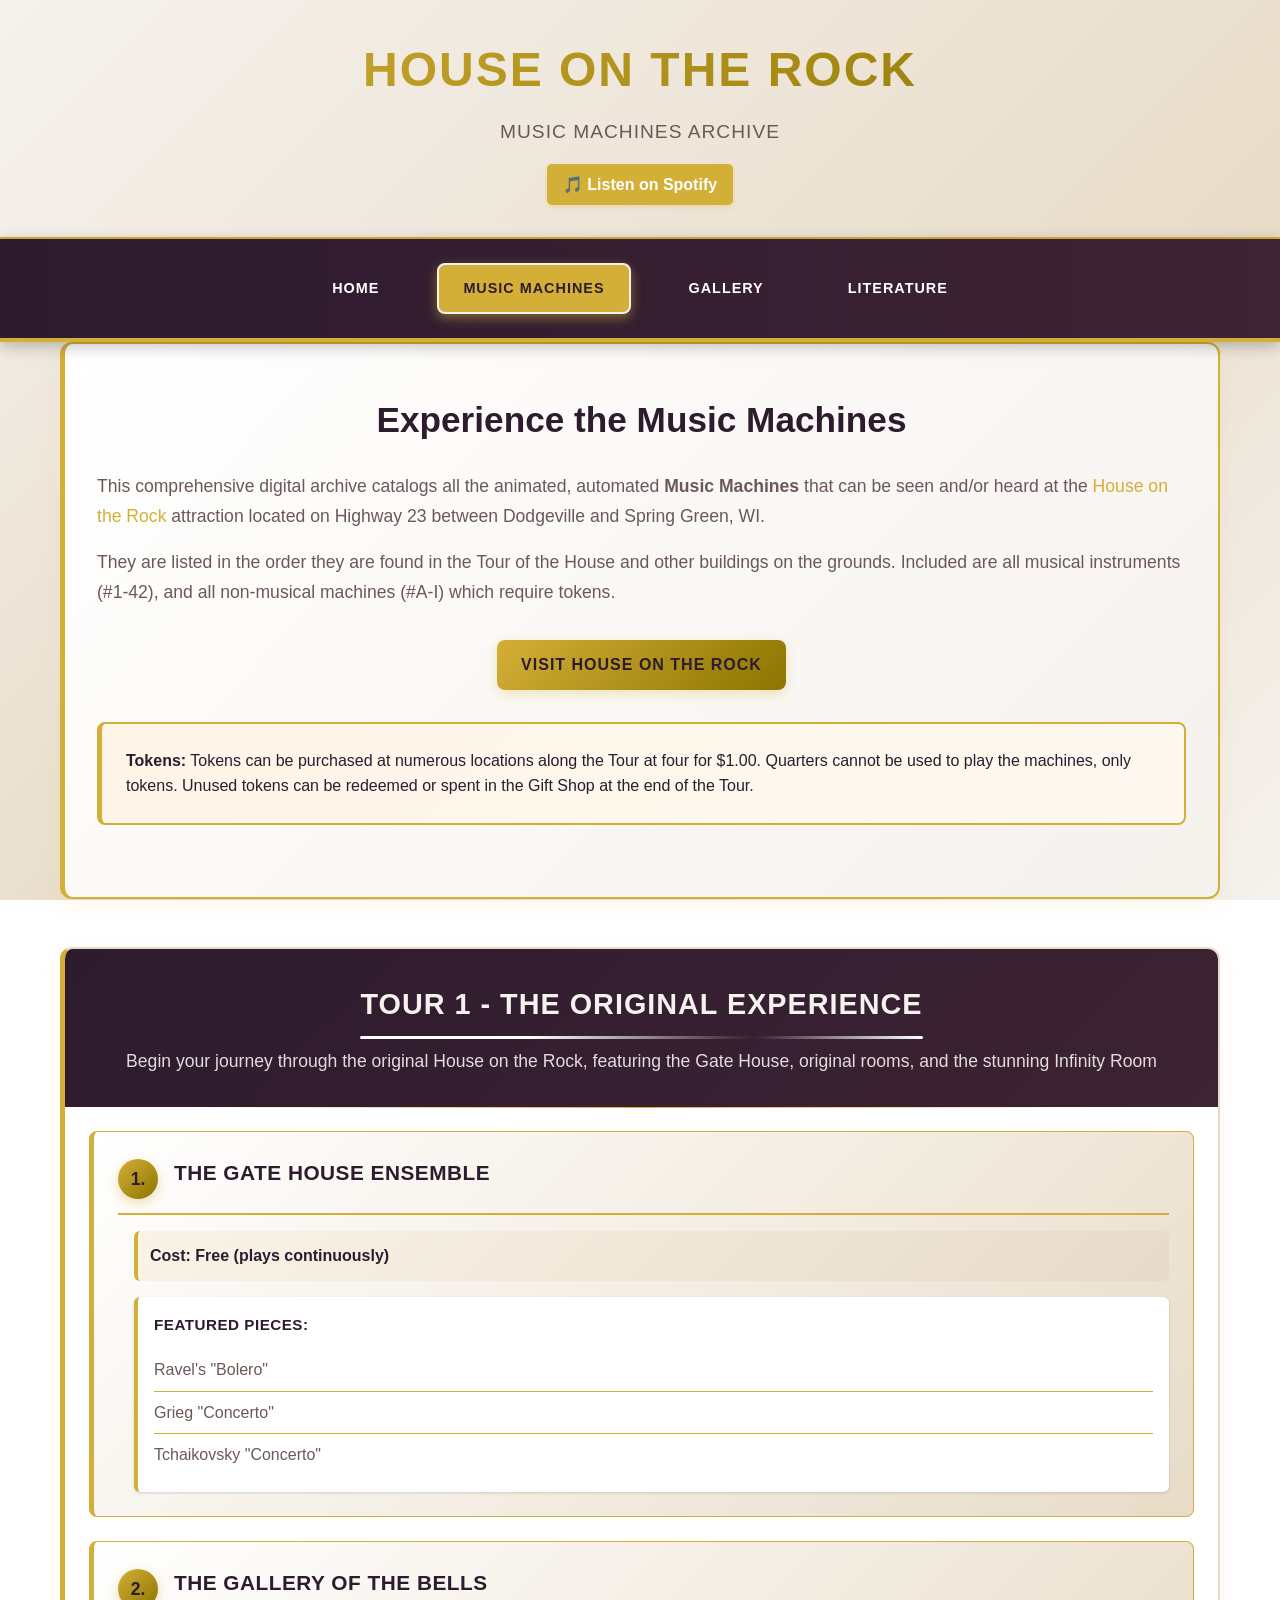
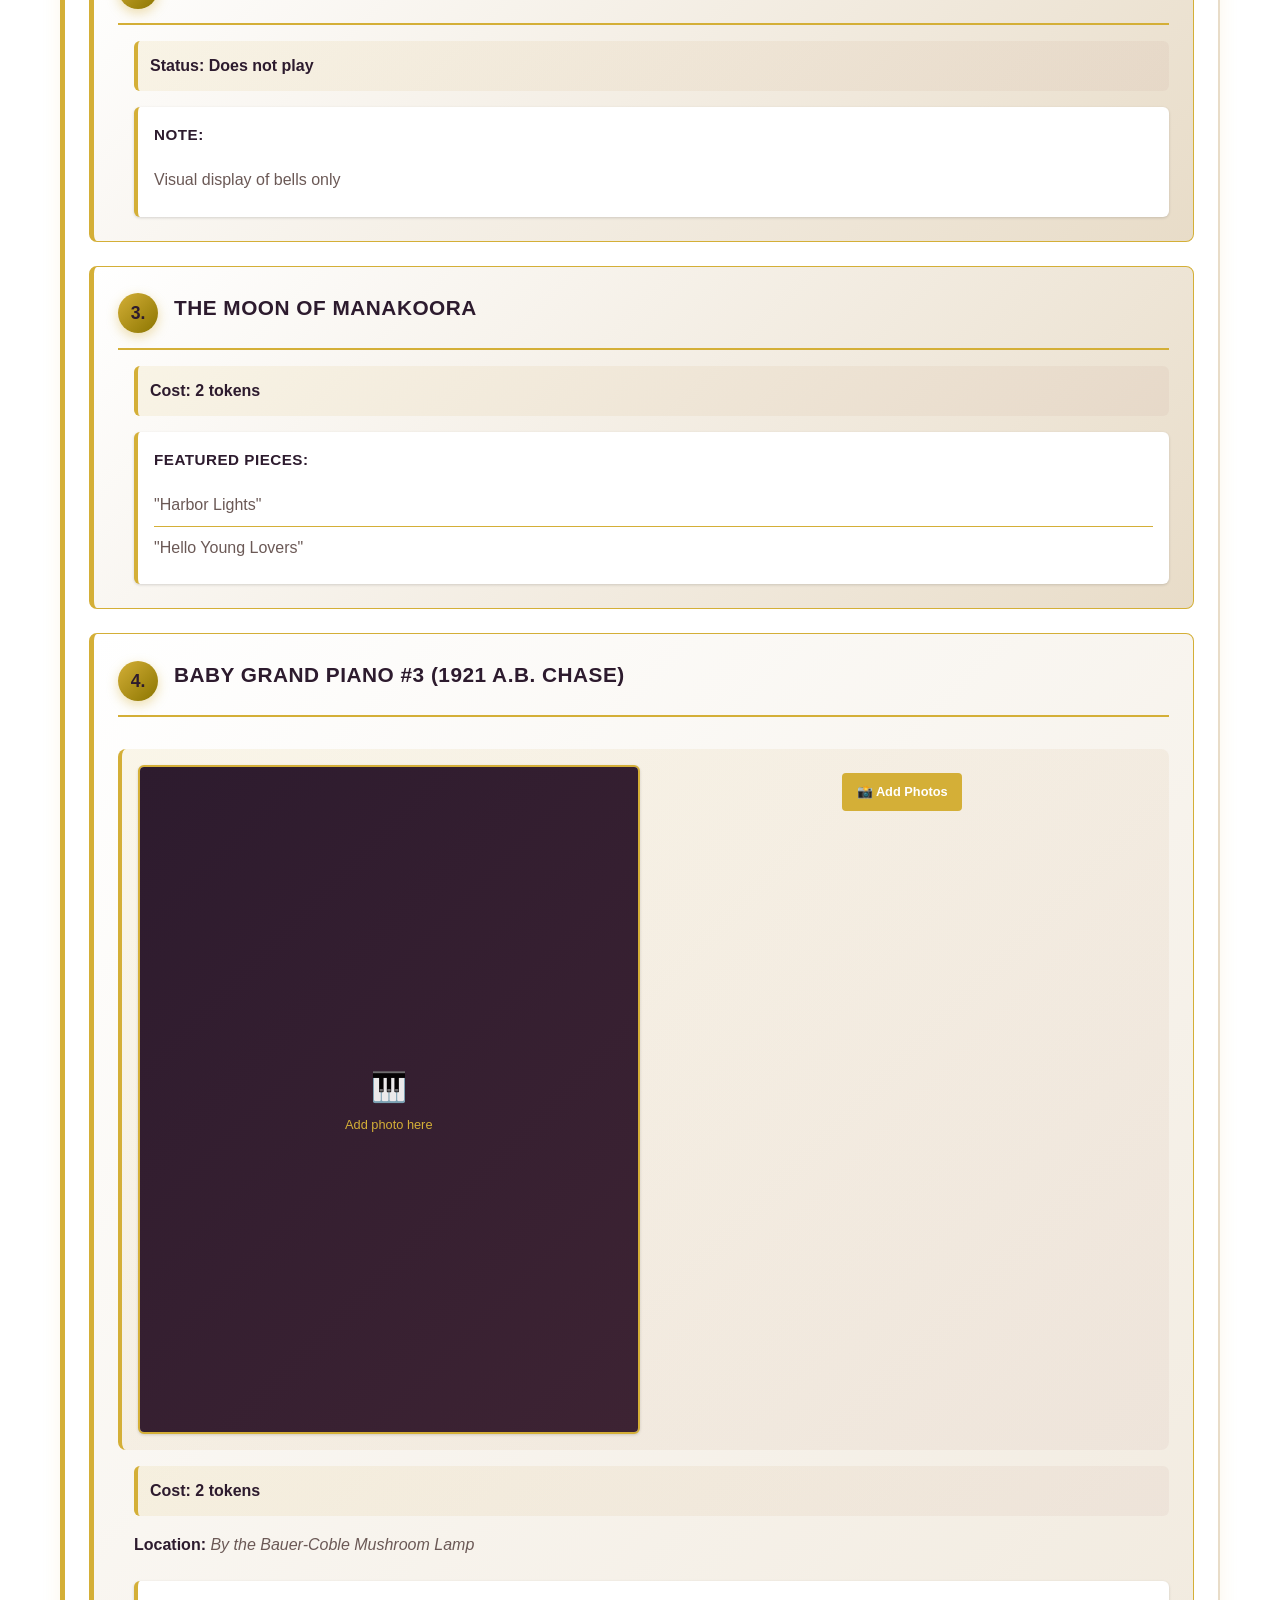
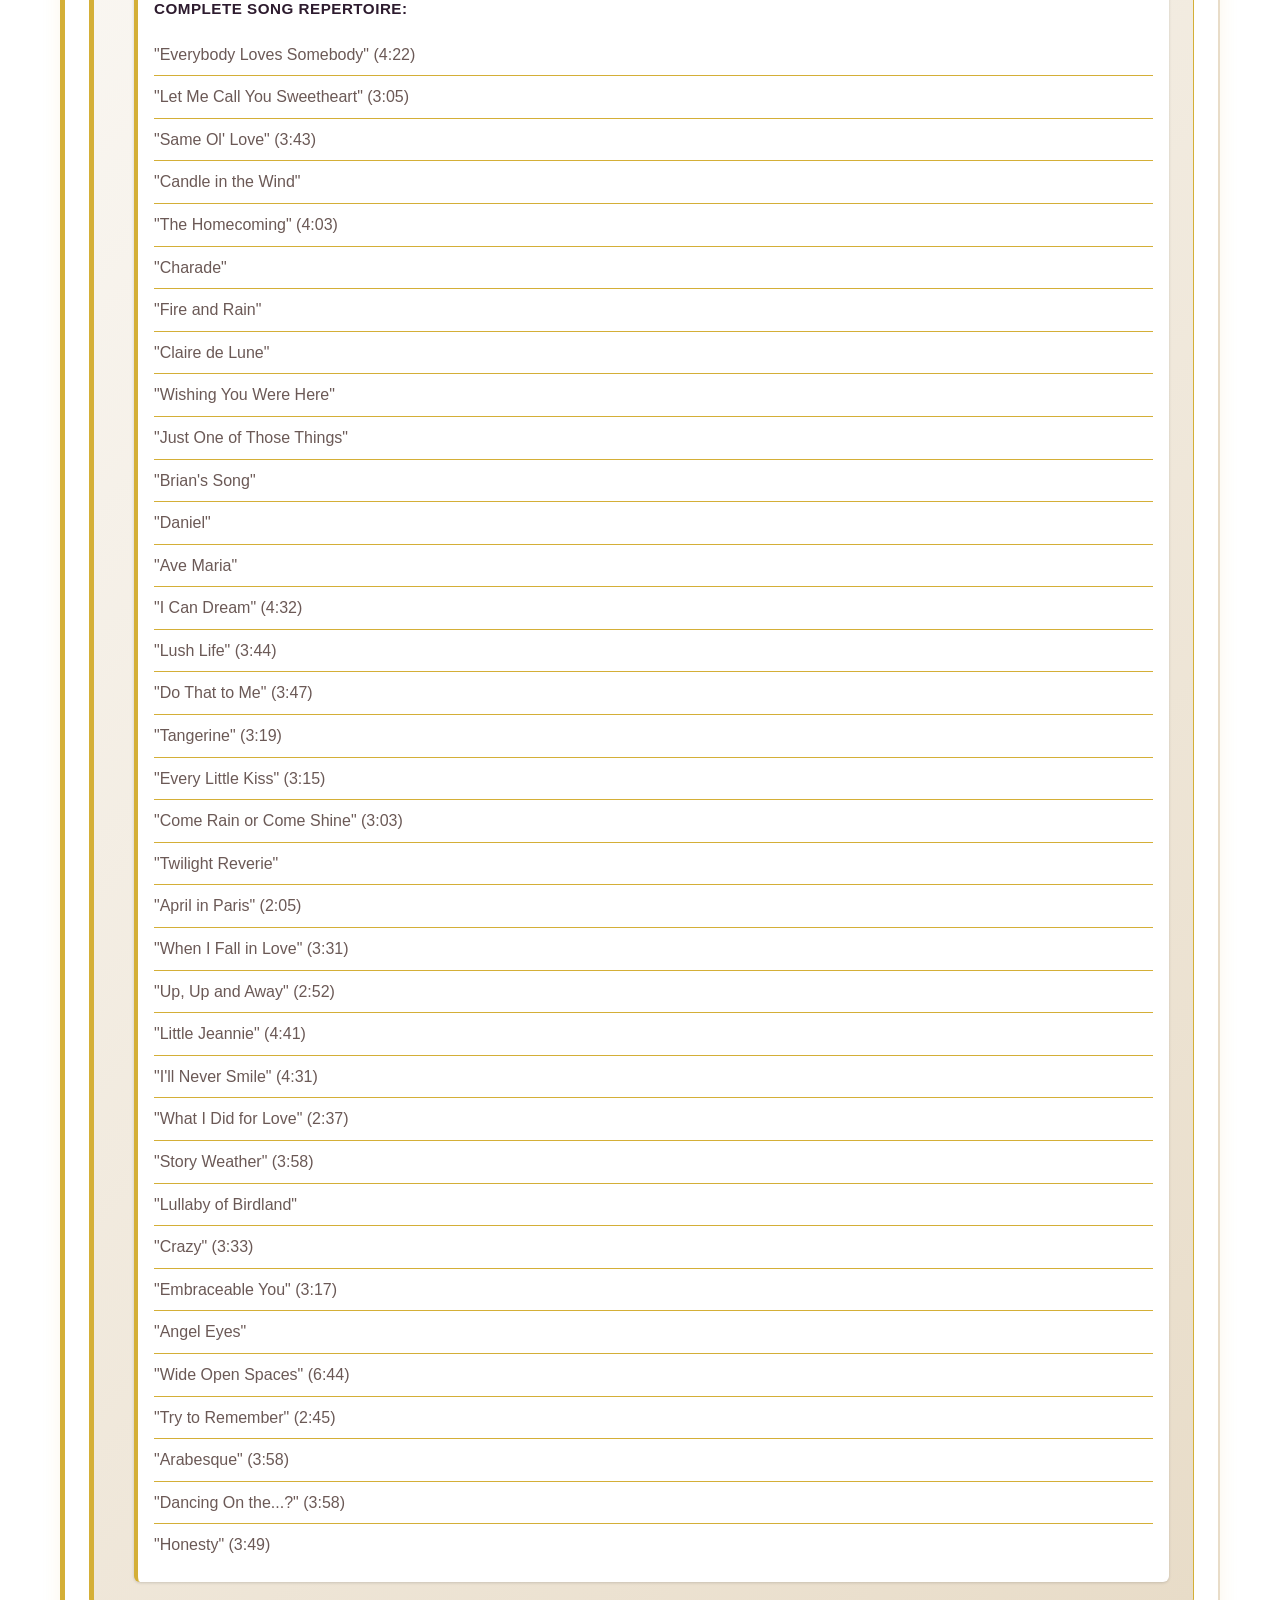
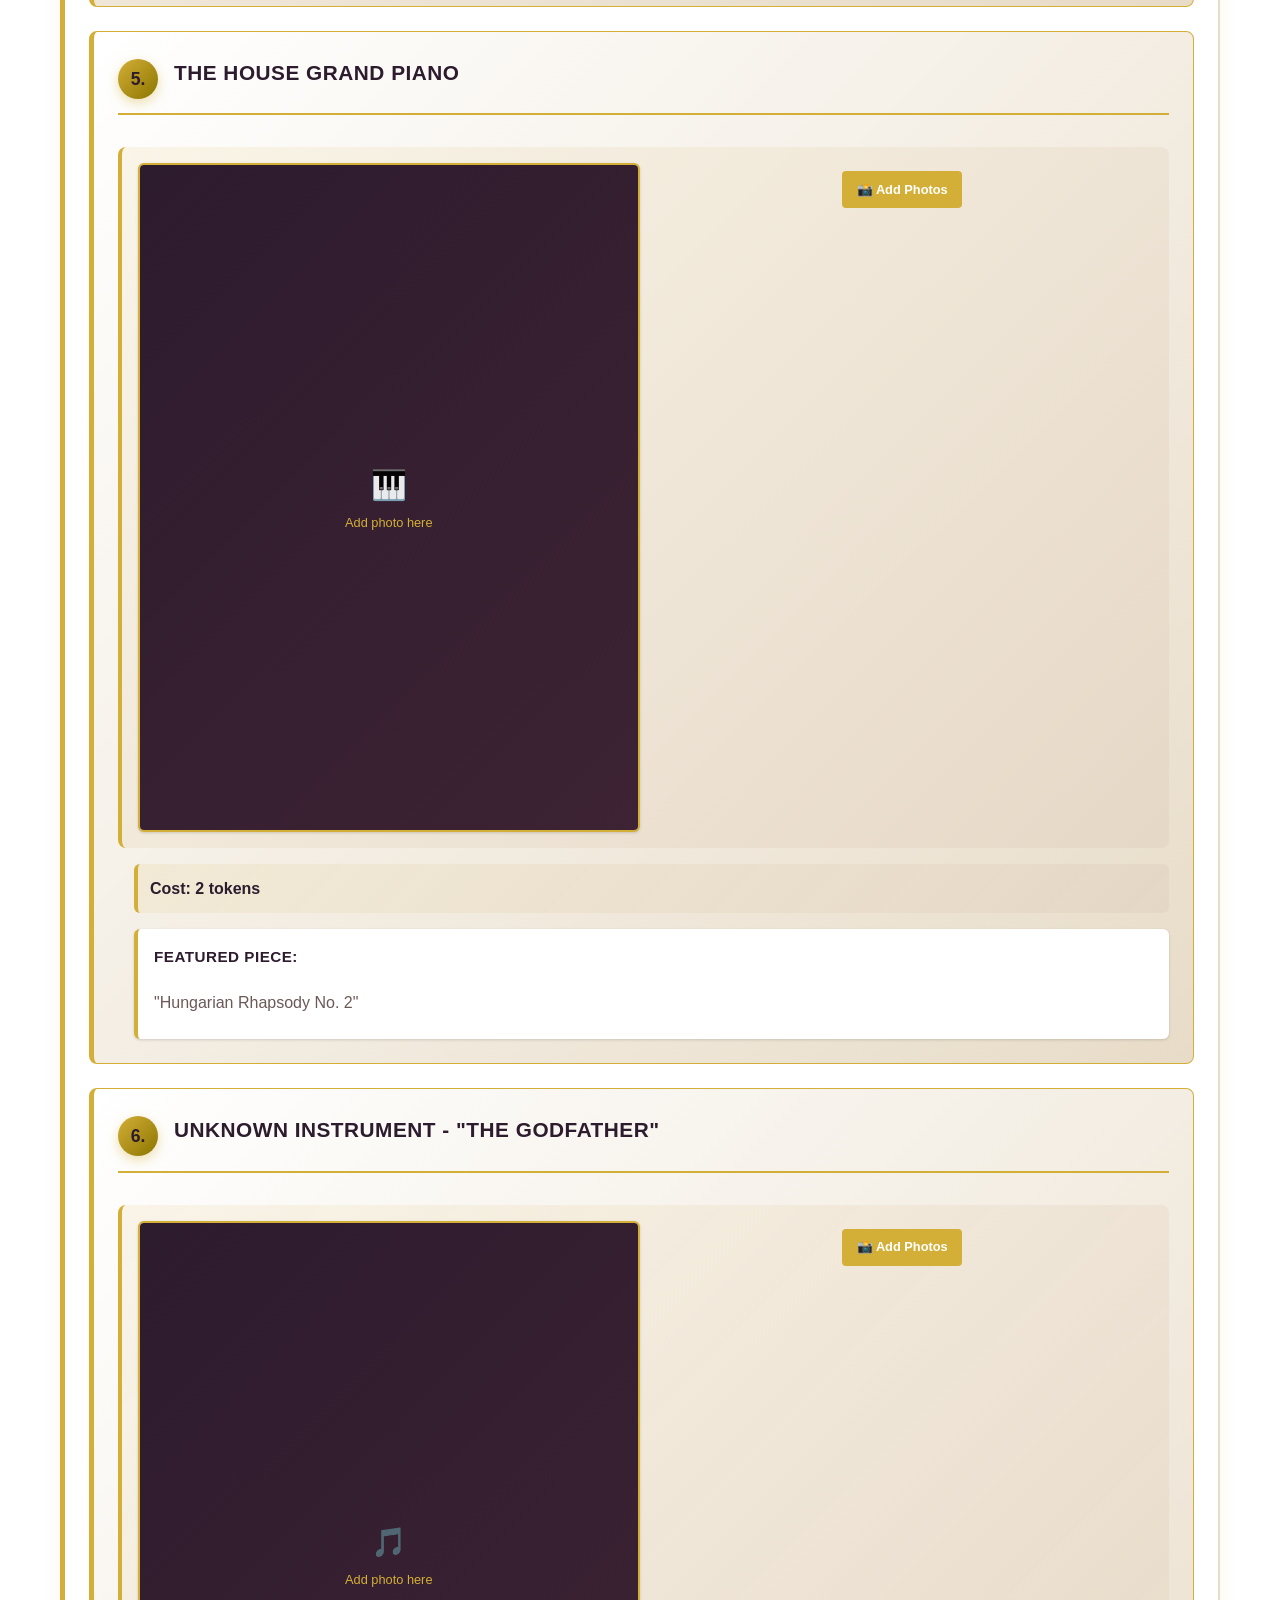
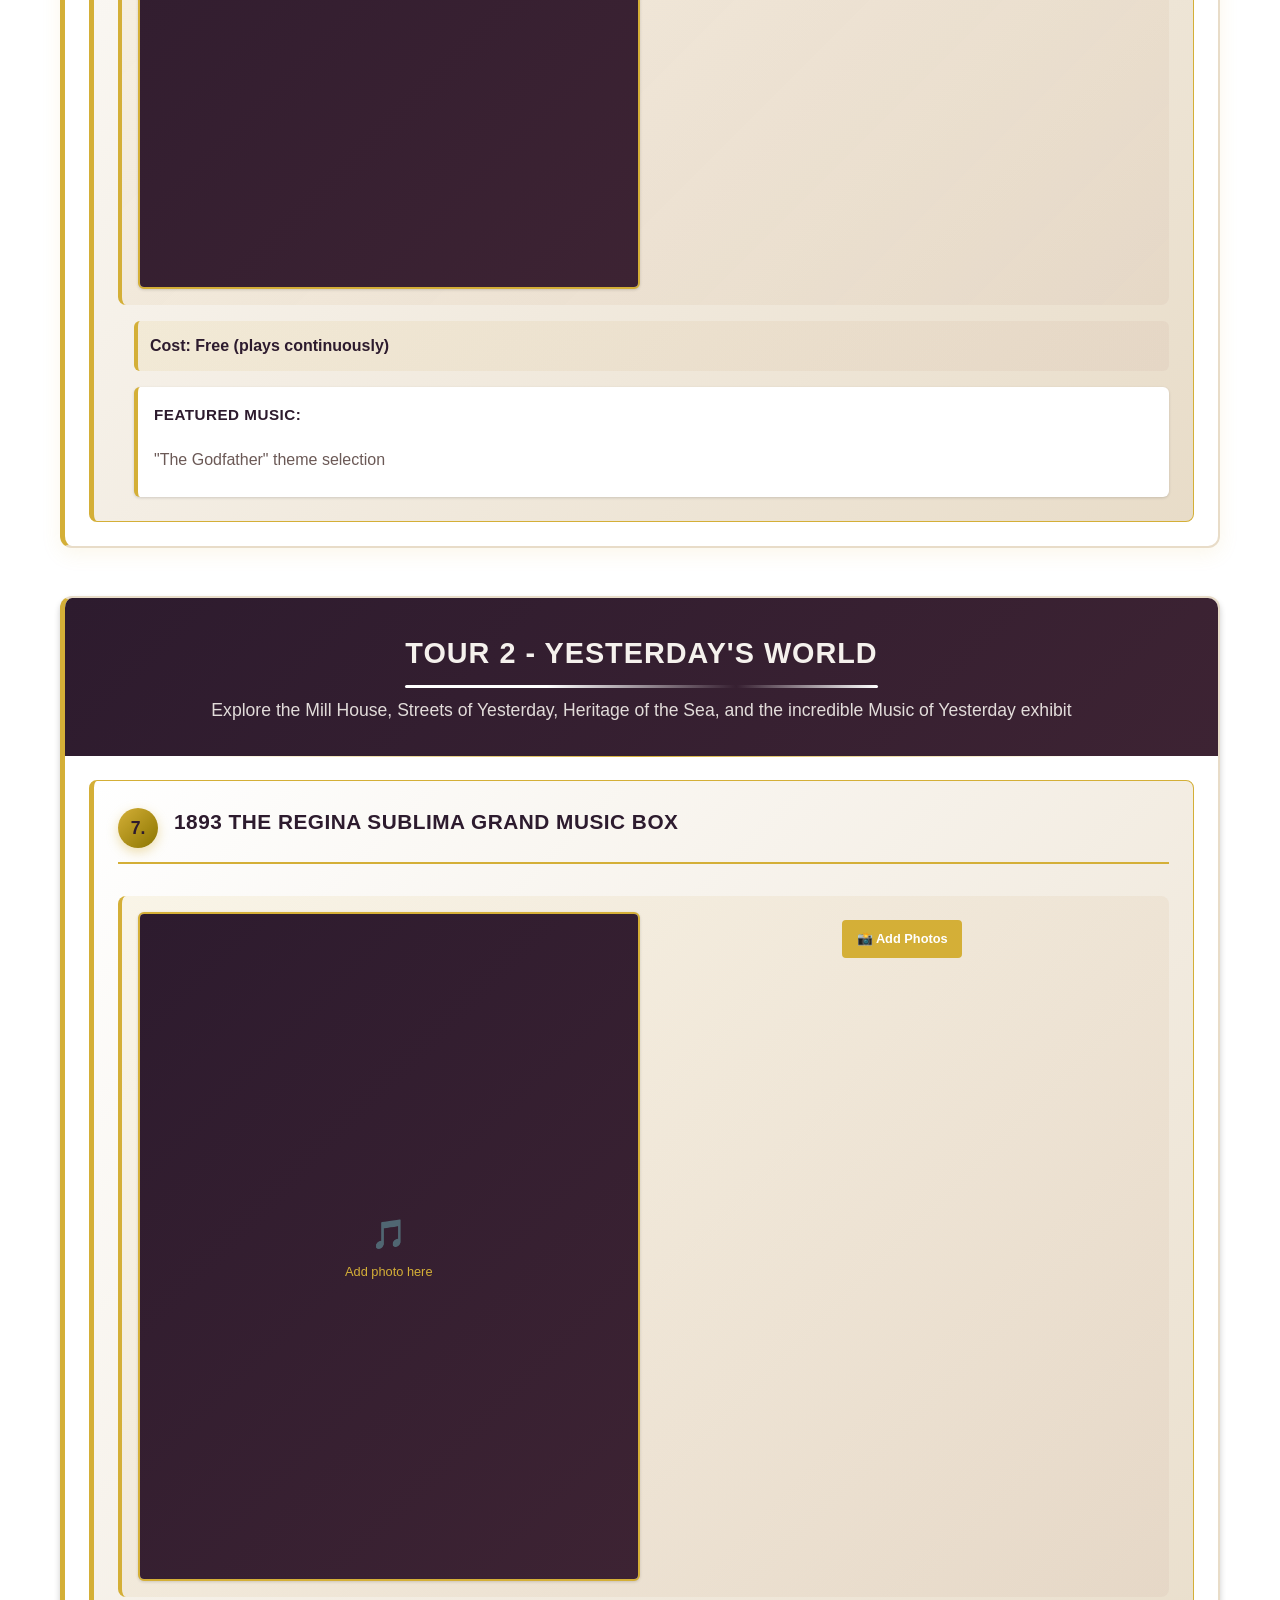
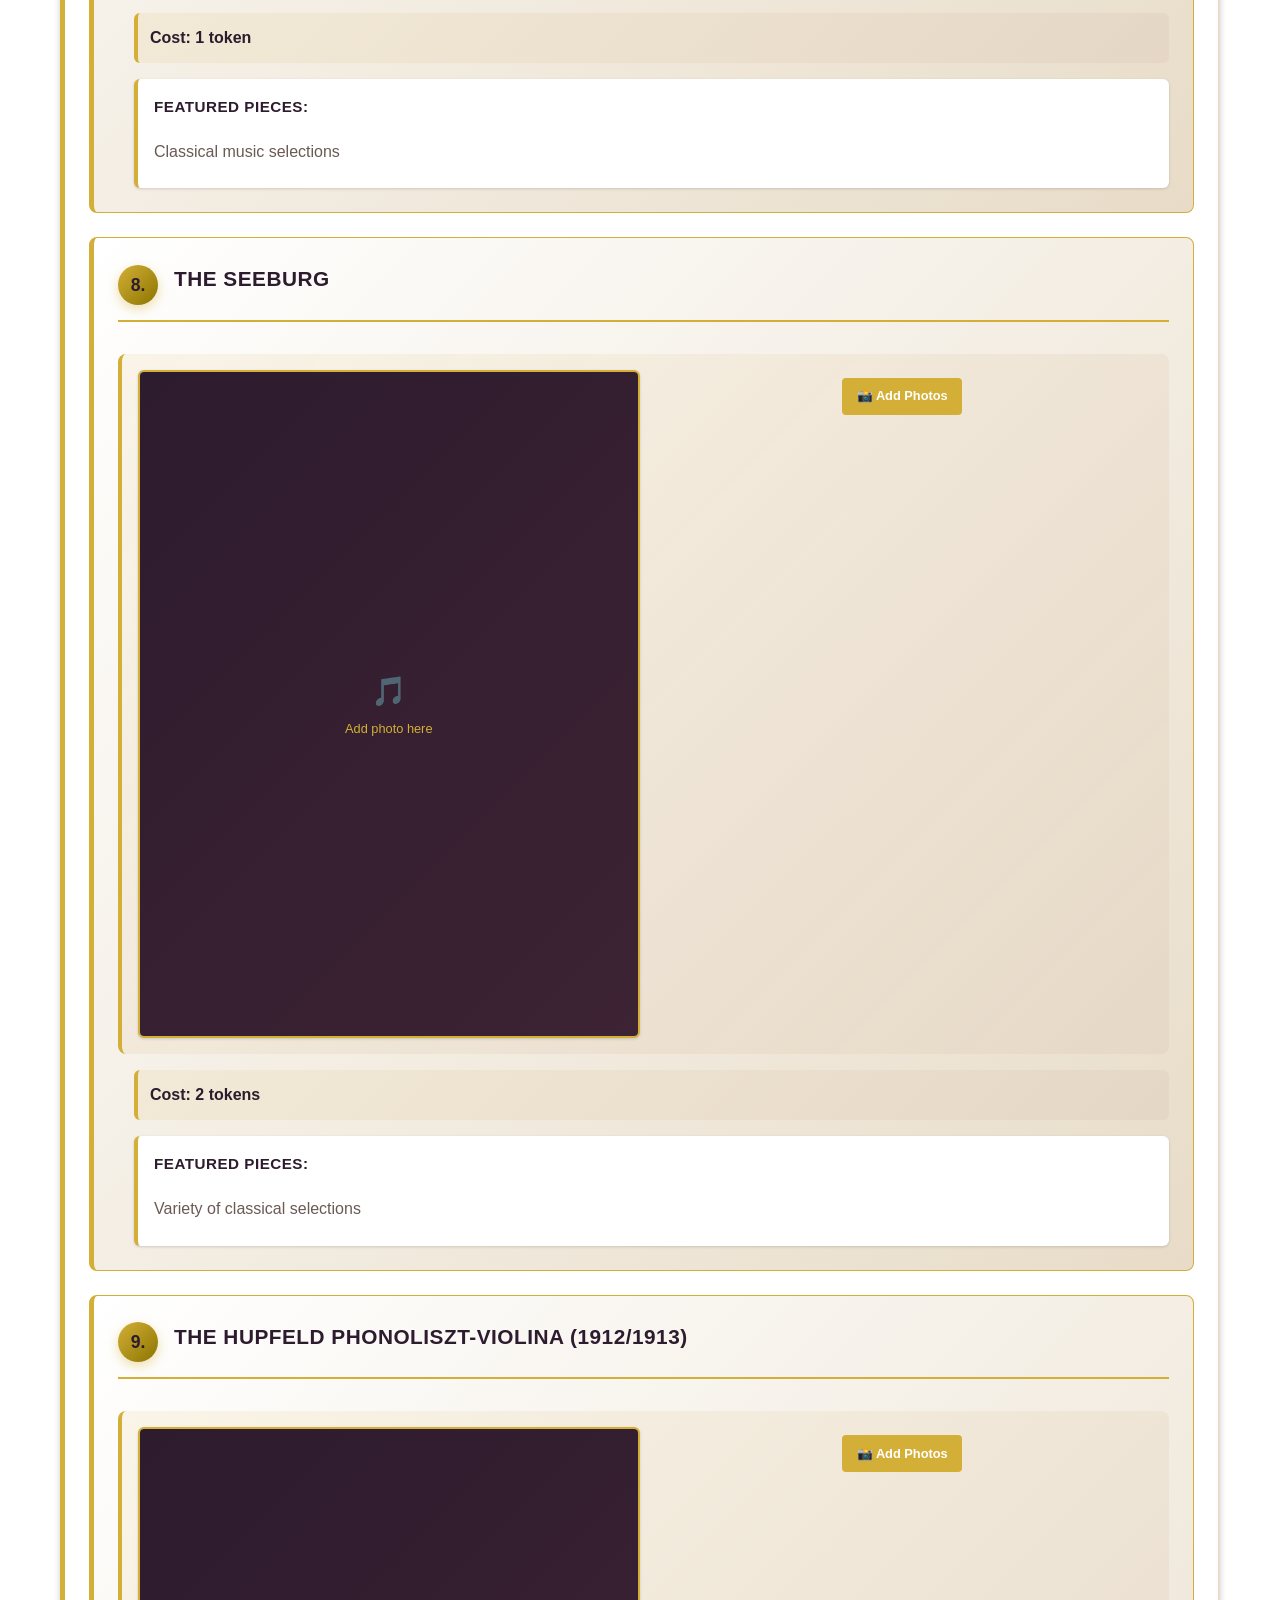
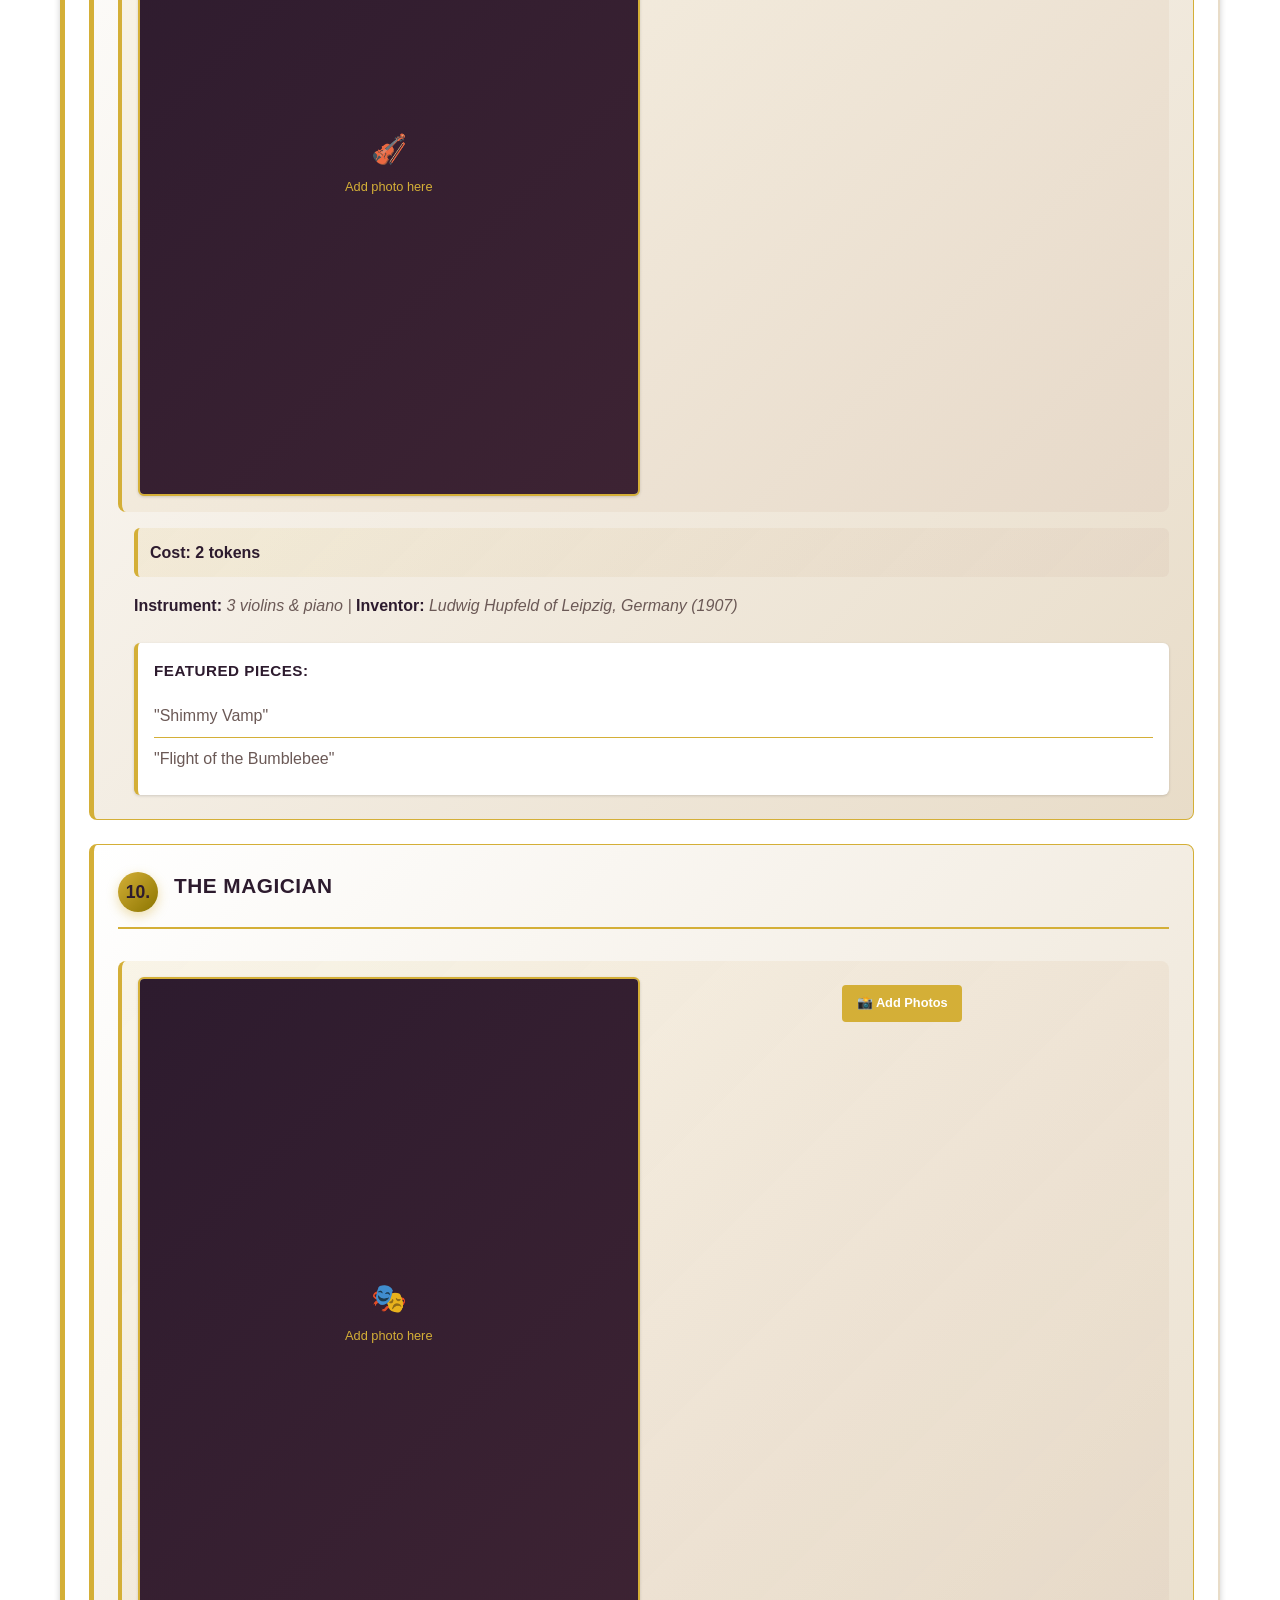
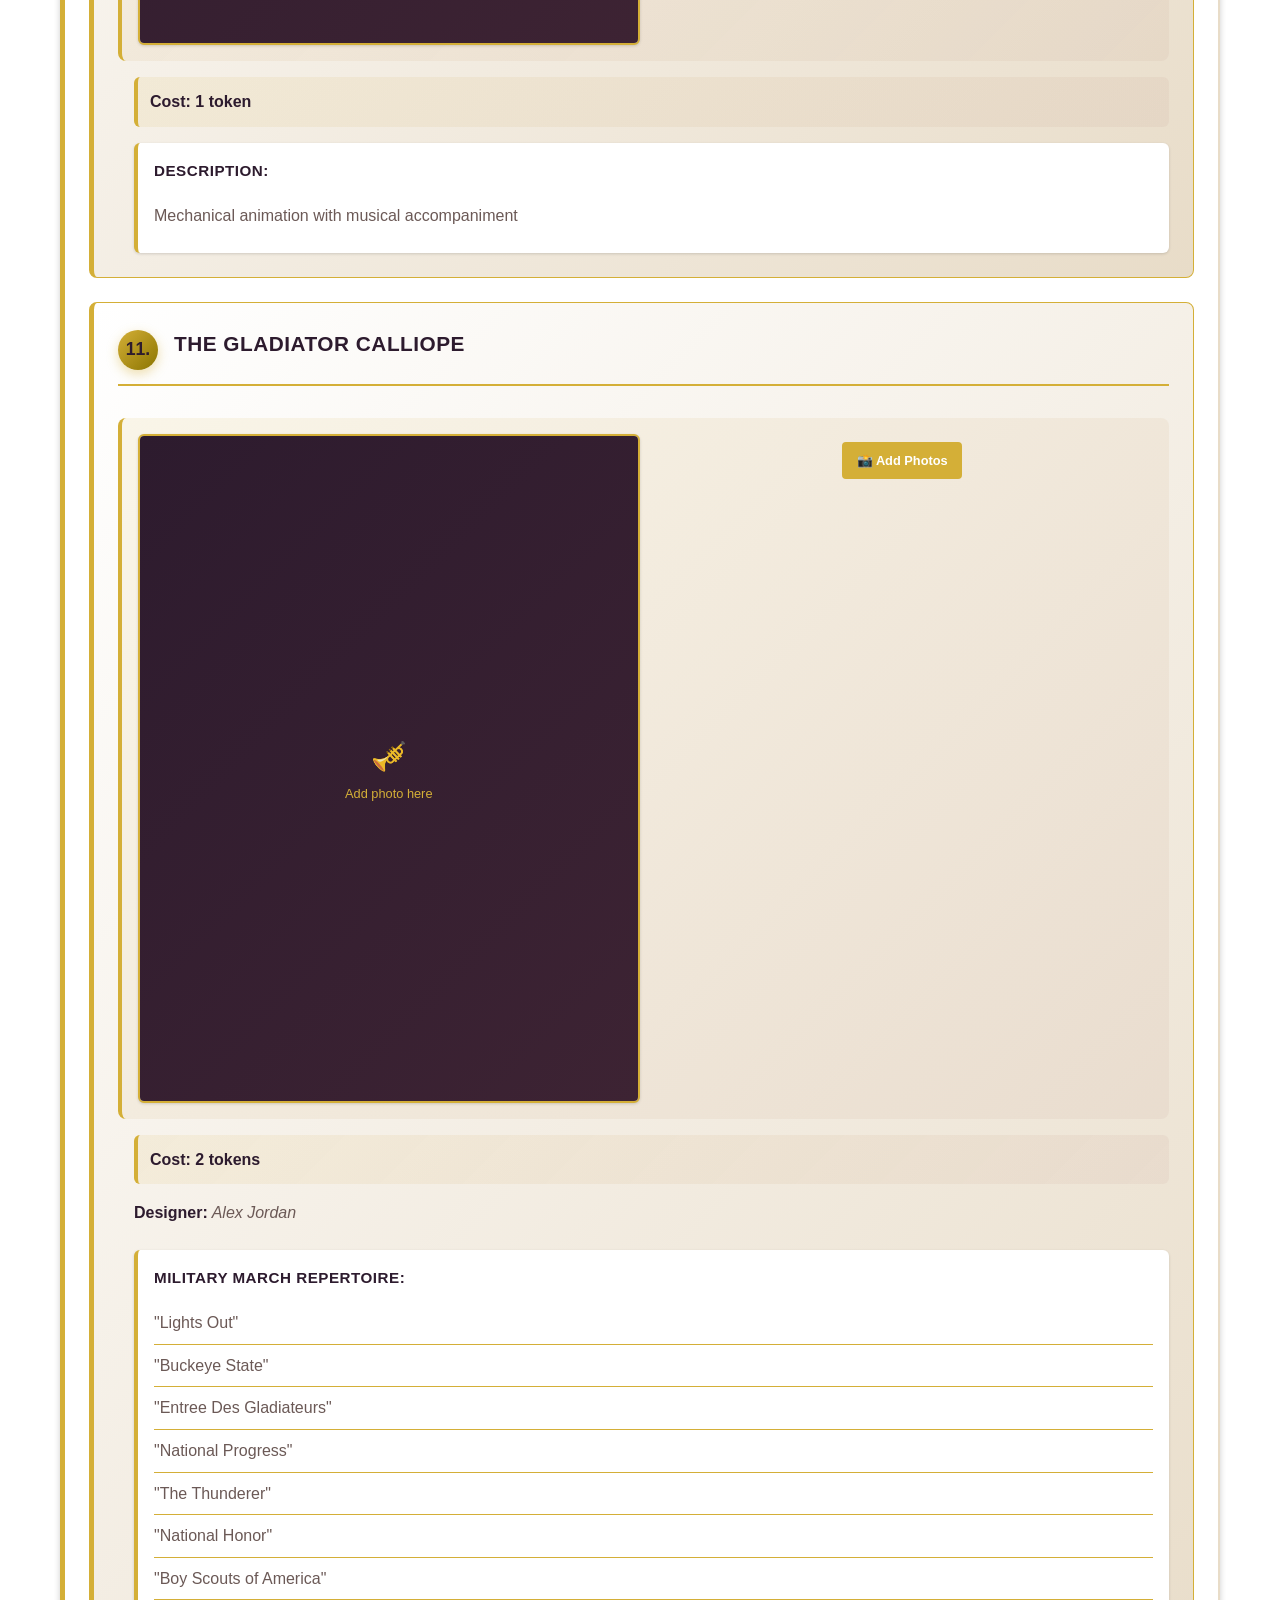
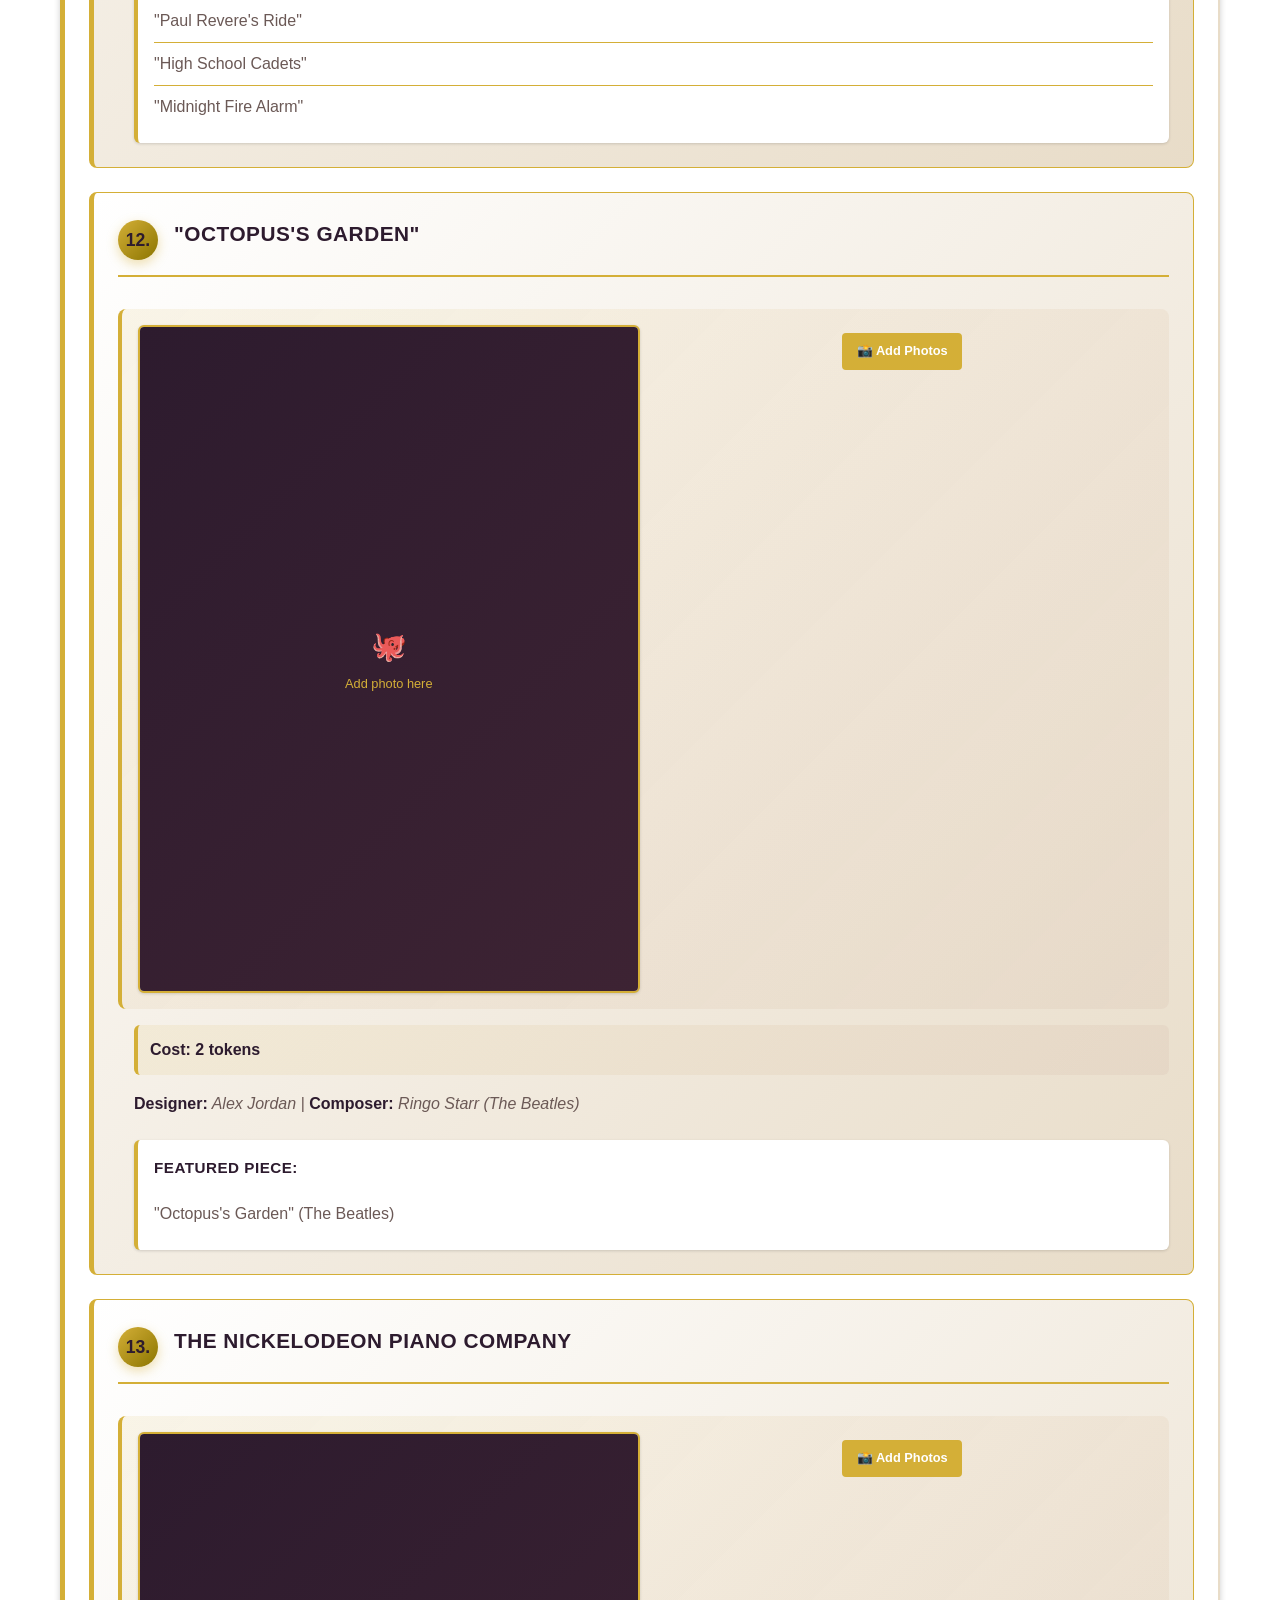
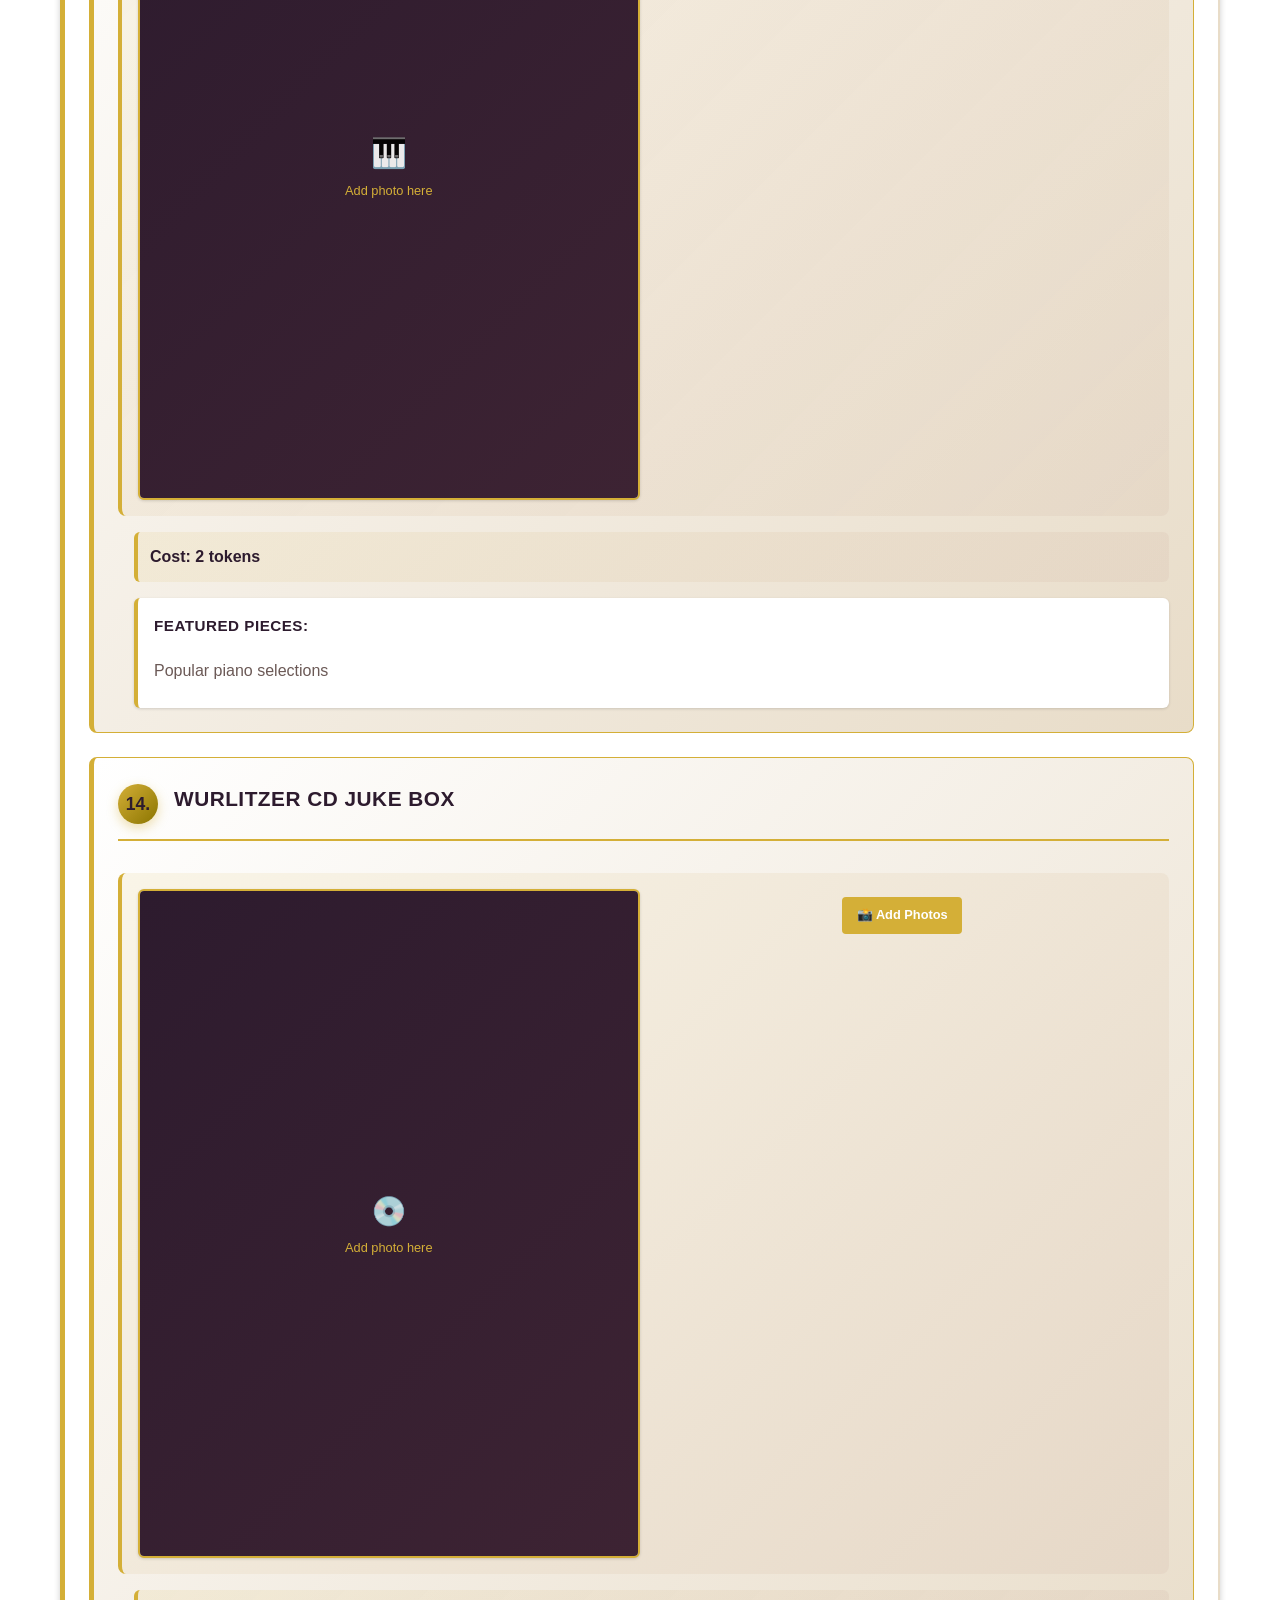
<file: music_temp.html>
<!DOCTYPE html>
<html lang="en">
<head>
    <!-- Performance optimizations -->
    <meta charset="UTF-8">
    <meta name="viewport" content="width=device-width, initial-scale=1.0">
    <meta http-equiv="X-UA-Compatible" content="IE=edge">

    <!-- DNS prefetch for external resources -->
    <link rel="dns-prefetch" href="//fonts.googleapis.com">
    <link rel="preconnect" href="https://fonts.googleapis.com" crossorigin>

    <!-- Preload critical resources -->
    <link rel="preload" href="styles.css" as="style">

    <!-- External CSS -->
    <link rel="stylesheet" href="styles.css">

    <!-- Page metadata -->
    <title>House on the Rock - Music Machines Archive</title>
    <meta name="description" content="Complete guide to the music machines at House on the Rock attraction in Spring Green, WI, listed in tour order.">
    <meta name="keywords" content="House on the Rock, music machines, mechanical music, Spring Green WI, Wisconsin attractions">
    <meta name="author" content="House on the Rock Archive">
    <meta name="robots" content="index, follow">

    <!-- Performance and caching -->
    <meta http-equiv="Cache-Control" content="max-age=86400, public">
    <meta name="theme-color" content="#2c5530">

    <!-- Open Graph for social sharing -->
    <meta property="og:title" content="House on the Rock - Music Machines Guide">
    <meta property="og:description" content="Complete guide to the music machines at House on the Rock attraction in Spring Green, WI">
    <meta property="og:type" content="website">
    <meta property="og:url" content="https://houseontherockarchive.com">

    <!-- Favicon -->
    <link rel="icon" type="image/x-icon" href="favicon.ico">
    <link rel="apple-touch-icon" sizes="180x180" href="apple-touch-icon.png">

    <!-- Web App Manifest -->
    <link rel="manifest" href="manifest.json">

    <!-- Canonical URL -->
    <link rel="canonical" href="https://houseontherockarchive.com">

    <!-- Security headers -->
    <meta http-equiv="Content-Security-Policy" content="default-src 'self'; script-src 'self' 'unsafe-inline'; style-src 'self' 'unsafe-inline' https://fonts.googleapis.com; font-src 'self' https://fonts.gstatic.com; img-src 'self' data: https:; connect-src 'self'">
</head>
<body>
    <header>
        <div class="container">
            <h1>House on the Rock</h1>
            <div class="subtitle">Music Machines Archive</div>
            <div class="spotify-link">
                <a href="https://open.spotify.com/playlist/YOUR_PLAYLIST_ID" target="_blank" rel="noopener noreferrer" aria-label="Listen to House on the Rock Music Machines playlist on Spotify">
                    🎵 Listen on Spotify
                </a>
            </div>
        </div>
    </header>

    <nav class="main-nav" aria-label="Main navigation">
        <div class="container">
            <a href="index.html" class="nav-section">Home</a>
            <a href="music.html" class="nav-section active">Music Machines</a>
            <a href="gallery.html" class="nav-section">Gallery</a>
            <a href="literature.html" class="nav-section">Literature</a>
        </div>
    </nav>

    <main id="main-content" class="container">
        <section class="intro">
            <h2>Experience the Music Machines</h2>
            <p>This comprehensive digital archive catalogs all the animated, automated <strong>Music Machines</strong> that can be seen and/or heard at the <a href="http://www.thehouseontherock.com/" target="_blank" rel="noopener noreferrer">House on the Rock</a> attraction located on Highway 23 between Dodgeville and Spring Green, WI.</p>
            <p>They are listed in the order they are found in the Tour of the House and other buildings on the grounds. Included are all musical instruments (#1-42), and all non-musical machines (#A-I) which require tokens.</p>
            <div style="text-align: center; margin: 2rem 0;">
                <a href="http://www.thehouseontherock.com/" target="_blank" rel="noopener noreferrer" class="cta-button">Visit House on the Rock</a>
            </div>
            <div class="note" role="alert">
                <strong>Tokens:</strong> Tokens can be purchased at numerous locations along the Tour at four for $1.00. Quarters cannot be used to play the machines, only tokens. Unused tokens can be redeemed or spent in the Gift Shop at the end of the Tour.
            </div>
        </section>

        <section class="tour-section" id="archive">
            <div class="tour-header">
                <h3>Tour 1 - The Original Experience</h3>
                <p>Begin your journey through the original House on the Rock, featuring the Gate House, original rooms, and the stunning Infinity Room</p>
            </div>
            <div class="tour-content">
                <ol class="machine-list">
                    <li class="machine-item">
                        <div class="machine-header">
                            <span class="machine-number">1.</span>
                            <span class="machine-name">The Gate House Ensemble</span>
                        </div>
                        <div class="machine-details">
                            <p class="machine-cost"><strong>Cost:</strong> Free (plays continuously)</p>
                            <div class="machine-songs">
                                <strong>Featured Pieces:</strong>
                                <ul>
                                    <li>Ravel's "Bolero"</li>
                                    <li>Grieg "Concerto"</li>
                                    <li>Tchaikovsky "Concerto"</li>
                                </ul>
                            </div>
                        </div>
                    </li>
                    <li class="machine-item">
                        <div class="machine-header">
                            <span class="machine-number">2.</span>
                            <span class="machine-name">The Gallery of the Bells</span>
                        </div>
                        <div class="machine-details">
                            <p class="machine-cost"><strong>Status:</strong> Does not play</p>
                            <div class="machine-songs">
                                <strong>Note:</strong>
                                <ul>
                                    <li>Visual display of bells only</li>
                                </ul>
                            </div>
                        </div>
                    </li>
                    <li class="machine-item">
                        <div class="machine-header">
                            <span class="machine-number">3.</span>
                            <span class="machine-name">The Moon of Manakoora</span>
                        </div>
                        <div class="machine-details">
                            <p class="machine-cost"><strong>Cost:</strong> 2 tokens</p>
                            <div class="machine-songs">
                                <strong>Featured Pieces:</strong>
                                <ul>
                                    <li>"Harbor Lights"</li>
                                    <li>"Hello Young Lovers"</li>
                                </ul>
                            </div>
                        </div>
                    </li>
                    <li class="machine-item">
                        <div class="machine-header">
                            <span class="machine-number">4.</span>
                            <span class="machine-name">Baby Grand Piano #3 (1921 A.B. Chase)</span>
                        </div>
                        <div class="machine-gallery">
                            <div class="machine-image-wrapper">
                                <div class="machine-image-placeholder">
                                    <span>🎹</span>
                                    <p>Add photo here</p>
                                </div>
                            </div>
                        </div>
                        <div class="machine-details">
                            <p class="machine-cost"><strong>Cost:</strong> 2 tokens</p>
                            <p class="machine-description"><strong>Location:</strong> By the Bauer-Coble Mushroom Lamp</p>
                            <div class="machine-songs">
                                <strong>Complete Song Repertoire:</strong>
                                <ul>
                                    <li>"Everybody Loves Somebody" (4:22)</li>
                                    <li>"Let Me Call You Sweetheart" (3:05)</li>
                                    <li>"Same Ol' Love" (3:43)</li>
                                    <li>"Candle in the Wind"</li>
                                    <li>"The Homecoming" (4:03)</li>
                                    <li>"Charade"</li>
                                    <li>"Fire and Rain"</li>
                                    <li>"Claire de Lune"</li>
                                    <li>"Wishing You Were Here"</li>
                                    <li>"Just One of Those Things"</li>
                                    <li>"Brian's Song"</li>
                                    <li>"Daniel"</li>
                                    <li>"Ave Maria"</li>
                                    <li>"I Can Dream" (4:32)</li>
                                    <li>"Lush Life" (3:44)</li>
                                    <li>"Do That to Me" (3:47)</li>
                                    <li>"Tangerine" (3:19)</li>
                                    <li>"Every Little Kiss" (3:15)</li>
                                    <li>"Come Rain or Come Shine" (3:03)</li>
                                    <li>"Twilight Reverie"</li>
                                    <li>"April in Paris" (2:05)</li>
                                    <li>"When I Fall in Love" (3:31)</li>
                                    <li>"Up, Up and Away" (2:52)</li>
                                    <li>"Little Jeannie" (4:41)</li>
                                    <li>"I'll Never Smile" (4:31)</li>
                                    <li>"What I Did for Love" (2:37)</li>
                                    <li>"Story Weather" (3:58)</li>
                                    <li>"Lullaby of Birdland"</li>
                                    <li>"Crazy" (3:33)</li>
                                    <li>"Embraceable You" (3:17)</li>
                                    <li>"Angel Eyes"</li>
                                    <li>"Wide Open Spaces" (6:44)</li>
                                    <li>"Try to Remember" (2:45)</li>
                                    <li>"Arabesque" (3:58)</li>
                                    <li>"Dancing On the...?" (3:58)</li>
                                    <li>"Honesty" (3:49)</li>
                                </ul>
                            </div>
                        </div>
                    </li>
                    <li class="machine-item">
                        <div class="machine-header">
                            <span class="machine-number">5.</span>
                            <span class="machine-name">The House Grand Piano</span>
                        </div>
                        <div class="machine-gallery">
                            <div class="machine-image-wrapper">
                                <div class="machine-image-placeholder">
                                    <span>🎹</span>
                                    <p>Add photo here</p>
                                </div>
                            </div>
                        </div>
                        <div class="machine-details">
                            <p class="machine-cost"><strong>Cost:</strong> 2 tokens</p>
                            <div class="machine-songs">
                                <strong>Featured Piece:</strong>
                                <ul>
                                    <li>"Hungarian Rhapsody No. 2"</li>
                                </ul>
                            </div>
                        </div>
                    </li>
                    <li class="machine-item">
                        <div class="machine-header">
                            <span class="machine-number">6.</span>
                            <span class="machine-name">Unknown Instrument - "The Godfather"</span>
                        </div>
                        <div class="machine-gallery">
                            <div class="machine-image-wrapper">
                                <div class="machine-image-placeholder">
                                    <span>🎵</span>
                                    <p>Add photo here</p>
                                </div>
                            </div>
                        </div>
                        <div class="machine-details">
                            <p class="machine-cost"><strong>Cost:</strong> Free (plays continuously)</p>
                            <div class="machine-songs">
                                <strong>Featured Music:</strong>
                                <ul>
                                    <li>"The Godfather" theme selection</li>
                                </ul>
                            </div>
                        </div>
                    </li>
                </ol>
            </div>
        </section>

        <section class="tour-section archive-section" id="tour1">
            <div class="tour-header">
                <h3>Tour 2 - Yesterday's World</h3>
                <p>Explore the Mill House, Streets of Yesterday, Heritage of the Sea, and the incredible Music of Yesterday exhibit</p>
            </div>
            <div class="tour-content">
                <ol class="machine-list" start="7">
                    <li class="machine-item">
                        <div class="machine-header">
                            <span class="machine-number">7.</span>
                            <span class="machine-name">1893 The Regina Sublima Grand Music Box</span>
                        </div>
                        <div class="machine-gallery">
                            <div class="machine-image-wrapper">
                                <div class="machine-image-placeholder">
                                    <span>🎵</span>
                                    <p>Add photo here</p>
                                </div>
                            </div>
                        </div>
                        <div class="machine-details">
                            <p class="machine-cost"><strong>Cost:</strong> 1 token</p>
                            <div class="machine-songs">
                                <strong>Featured Pieces:</strong>
                                <ul>
                                    <li>Classical music selections</li>
                                </ul>
                            </div>
                        </div>
                    </li>
                    <li class="machine-item">
                        <div class="machine-header">
                            <span class="machine-number">8.</span>
                            <span class="machine-name">The Seeburg</span>
                        </div>
                        <div class="machine-gallery">
                            <div class="machine-image-wrapper">
                                <div class="machine-image-placeholder">
                                    <span>🎵</span>
                                    <p>Add photo here</p>
                                </div>
                            </div>
                        </div>
                        <div class="machine-details">
                            <p class="machine-cost"><strong>Cost:</strong> 2 tokens</p>
                            <div class="machine-songs">
                                <strong>Featured Pieces:</strong>
                                <ul>
                                    <li>Variety of classical selections</li>
                                </ul>
                            </div>
                        </div>
                    </li>
                    <li class="machine-item">
                        <div class="machine-header">
                            <span class="machine-number">9.</span>
                            <span class="machine-name">The Hupfeld Phonoliszt-Violina (1912/1913)</span>
                        </div>
                        <div class="machine-gallery">
                            <div class="machine-image-wrapper">
                                <div class="machine-image-placeholder">
                                    <span>🎻</span>
                                    <p>Add photo here</p>
                                </div>
                            </div>
                        </div>
                        <div class="machine-details">
                            <p class="machine-cost"><strong>Cost:</strong> 2 tokens</p>
                            <p class="machine-description"><strong>Instrument:</strong> 3 violins & piano | <strong>Inventor:</strong> Ludwig Hupfeld of Leipzig, Germany (1907)</p>
                            <div class="machine-songs">
                                <strong>Featured Pieces:</strong>
                                <ul>
                                    <li>"Shimmy Vamp"</li>
                                    <li>"Flight of the Bumblebee"</li>
                                </ul>
                            </div>
                        </div>
                    </li>
                    <li class="machine-item">
                        <div class="machine-header">
                            <span class="machine-number">10.</span>
                            <span class="machine-name">The Magician</span>
                        </div>
                        <div class="machine-gallery">
                            <div class="machine-image-wrapper">
                                <div class="machine-image-placeholder">
                                    <span>🎭</span>
                                    <p>Add photo here</p>
                                </div>
                            </div>
                        </div>
                        <div class="machine-details">
                            <p class="machine-cost"><strong>Cost:</strong> 1 token</p>
                            <div class="machine-songs">
                                <strong>Description:</strong>
                                <ul>
                                    <li>Mechanical animation with musical accompaniment</li>
                                </ul>
                            </div>
                        </div>
                    </li>
                    <li class="machine-item">
                        <div class="machine-header">
                            <span class="machine-number">11.</span>
                            <span class="machine-name">The Gladiator Calliope</span>
                        </div>
                        <div class="machine-gallery">
                            <div class="machine-image-wrapper">
                                <div class="machine-image-placeholder">
                                    <span>🎺</span>
                                    <p>Add photo here</p>
                                </div>
                            </div>
                        </div>
                        <div class="machine-details">
                            <p class="machine-cost"><strong>Cost:</strong> 2 tokens</p>
                            <p class="machine-description"><strong>Designer:</strong> Alex Jordan</p>
                            <div class="machine-songs">
                                <strong>Military March Repertoire:</strong>
                                <ul>
                                    <li>"Lights Out"</li>
                                    <li>"Buckeye State"</li>
                                    <li>"Entree Des Gladiateurs"</li>
                                    <li>"National Progress"</li>
                                    <li>"The Thunderer"</li>
                                    <li>"National Honor"</li>
                                    <li>"Boy Scouts of America"</li>
                                    <li>"Paul Revere's Ride"</li>
                                    <li>"High School Cadets"</li>
                                    <li>"Midnight Fire Alarm"</li>
                                </ul>
                            </div>
                        </div>
                    </li>
                    <li class="machine-item">
                        <div class="machine-header">
                            <span class="machine-number">12.</span>
                            <span class="machine-name">"Octopus's Garden"</span>
                        </div>
                        <div class="machine-gallery">
                            <div class="machine-image-wrapper">
                                <div class="machine-image-placeholder">
                                    <span>🐙</span>
                                    <p>Add photo here</p>
                                </div>
                            </div>
                        </div>
                        <div class="machine-details">
                            <p class="machine-cost"><strong>Cost:</strong> 2 tokens</p>
                            <p class="machine-description"><strong>Designer:</strong> Alex Jordan | <strong>Composer:</strong> Ringo Starr (The Beatles)</p>
                            <div class="machine-songs">
                                <strong>Featured Piece:</strong>
                                <ul>
                                    <li>"Octopus's Garden" (The Beatles)</li>
                                </ul>
                            </div>
                        </div>
                    </li>
                    <li class="machine-item">
                        <div class="machine-header">
                            <span class="machine-number">13.</span>
                            <span class="machine-name">The Nickelodeon Piano Company</span>
                        </div>
                        <div class="machine-gallery">
                            <div class="machine-image-wrapper">
                                <div class="machine-image-placeholder">
                                    <span>🎹</span>
                                    <p>Add photo here</p>
                                </div>
                            </div>
                        </div>
                        <div class="machine-details">
                            <p class="machine-cost"><strong>Cost:</strong> 2 tokens</p>
                            <div class="machine-songs">
                                <strong>Featured Pieces:</strong>
                                <ul>
                                    <li>Popular piano selections</li>
                                </ul>
                            </div>
                        </div>
                    </li>
                    <li class="machine-item">
                        <div class="machine-header">
                            <span class="machine-number">14.</span>
                            <span class="machine-name">Wurlitzer CD Juke Box</span>
                        </div>
                        <div class="machine-gallery">
                            <div class="machine-image-wrapper">
                                <div class="machine-image-placeholder">
                                    <span>💿</span>
                                    <p>Add photo here</p>
                                </div>
                            </div>
                        </div>
                        <div class="machine-details">
                            <p class="machine-cost"><strong>Cost:</strong> 25 cents</p>
                            <div class="machine-songs">
                                <strong>Available Selections:</strong>
                                <ul>
                                    <li>Digital CD library with various modern hits</li>
                                </ul>
                            </div>
                        </div>
                    </li>
                    <li class="machine-item">
                        <div class="machine-header">
                            <span class="machine-number">15.</span>
                            <span class="machine-name">Absinth House Piano</span>
                        </div>
                        <div class="machine-gallery">
                            <div class="machine-image-wrapper">
                                <div class="machine-image-placeholder">
                                    <span>🎹</span>
                                    <p>Add photo here</p>
                                </div>
                            </div>
                        </div>
                        <div class="machine-details">
                            <p class="machine-cost"><strong>Cost:</strong> 2 tokens</p>
                            <div class="machine-songs">
                                <strong>Featured Pieces:</strong>
                                <ul>
                                    <li>Classical and popular piano selections</li>
                                </ul>
                            </div>
                        </div>
                    </li>
                    <li class="machine-item">
                        <div class="machine-header">
                            <span class="machine-number">16.</span>
                            <span class="machine-name">Pontalba Hearse</span>
                        </div>
                        <div class="machine-gallery">
                            <div class="machine-image-wrapper">
                                <div class="machine-image-placeholder">
                                    <span>🎺</span>
                                    <p>Add photo here</p>
                                </div>
                            </div>
                        </div>
                        <div class="machine-details">
                            <p class="machine-cost"><strong>Cost:</strong> 2 tokens</p>
                            <div class="machine-songs">
                                <strong>Featured Piece:</strong>
                                <ul>
                                    <li>"When the Saints Go Marching In"</li>
                                </ul>
                            </div>
                        </div>
                    </li>
                    <li class="machine-item">
                        <div class="machine-header">
                            <span class="machine-number">17.</span>
                            <span class="machine-name">Miss Kitty's Boudoir</span>
                        </div>
                        <div class="machine-gallery">
                            <div class="machine-image-wrapper">
                                <div class="machine-image-placeholder">
                                    <span>✨</span>
                                    <p>Add photo here</p>
                                </div>
                            </div>
                        </div>
                        <div class="machine-details">
                            <p class="machine-cost"><strong>Cost:</strong> 2 tokens</p>
                            <div class="machine-songs">
                                <strong>Featured Pieces:</strong>
                                <ul>
                                    <li>"Tuff"</li>
                                    <li>"Yakety Sax"</li>
                                </ul>
                            </div>
                        </div>
                    </li>
                    <li class="machine-item">
                        <div class="machine-header">
                            <span class="machine-number">18.</span>
                            <span class="machine-name">The Peacock (92 Key Mortier organ)</span>
                        </div>
                        <div class="machine-gallery">
                            <div class="machine-image-wrapper">
                                <div class="machine-image-placeholder">
                                    <span>🦚</span>
                                    <p>Add photo here</p>
                                </div>
                            </div>
                        </div>
                        <div class="machine-details">
                            <p class="machine-cost"><strong>Cost:</strong> 2 tokens</p>
                            <div class="machine-songs">
                                <strong>Featured Pieces:</strong>
                                <ul>
                                    <li>"Tico Tico"</li>
                                    <li>"Flight Of The Bumble Bee"</li>
                                </ul>
                            </div>
                        </div>
                    </li>
                    <li class="machine-item">
                        <div class="machine-header">
                            <span class="machine-number">19.</span>
                            <span class="machine-name">The Blue Room</span>
                        </div>
                        <div class="machine-gallery">
                            <div class="machine-image-wrapper">
                                <div class="machine-image-placeholder">
                                    <span>🎭</span>
                                    <p>Add photo here</p>
                                </div>
                            </div>
                        </div>
                        <div class="machine-details">
                            <p class="machine-cost"><strong>Cost:</strong> 2 tokens</p>
                            <div class="machine-songs">
                                <strong>Featured Pieces:</strong>
                                <ul>
                                    <li>"Anvil Chorus"</li>
                                    <li>"Poet & Peasant Overture"</li>
                                </ul>
                            </div>
                        </div>
                    </li>
                    <li class="machine-item">
                        <div class="machine-header">
                            <span class="machine-number">20.</span>
                            <span class="machine-name">The Franz Josef</span>
                        </div>
                        <div class="machine-gallery">
                            <div class="machine-image-wrapper">
                                <div class="machine-image-placeholder">
                                    <span>🎭</span>
                                    <p>Add photo here</p>
                                </div>
                            </div>
                        </div>
                        <div class="machine-details">
                            <p class="machine-cost"><strong>Cost:</strong> 2 tokens</p>
                            <div class="machine-songs">
                                <strong>Featured Piece:</strong>
                                <ul>
                                    <li>Offenbach's "Can-Can Medley"</li>
                                </ul>
                            </div>
                        </div>
                    </li>
                    <li class="machine-item">
                        <div class="machine-header">
                            <span class="machine-number">21.</span>
                            <span class="machine-name">The Mikado (118 Key Mortier organ)</span>
                        </div>
                        <div class="machine-gallery">
                            <div class="machine-image-wrapper">
                                <div class="machine-image-placeholder">
                                    <span>🎵</span>
                                    <p>Add photo here</p>
                                </div>
                            </div>
                        </div>
                        <div class="machine-details">
                            <p class="machine-cost"><strong>Cost:</strong> 2 tokens</p>
                            <div class="machine-songs">
                                <strong>Complete Song Collection:</strong>
                                <ul>
                                    <li>"Dance Macabre"</li>
                                    <li>"Harem Bells"</li>
                                    <li>"Ritual Fire Dance"</li>
                                    <li>"Anvil Chorus"</li>
                                    <li>"Poet & Peasant Overture"</li>
                                    <li>"Tico Tico"</li>
                                    <li>"Flight Of The Bumble Bee"</li>
                                    <li>"Offenbach's Can-Can Medley"</li>
                                    <li>"Shimmy Vamp"</li>
                                    <li>"Harbor Lights"</li>
                                    <li>"Hello Young Lovers"</li>
                                    <li>"Yip-I-Addy-I-Ay"</li>
                                    <li>"Dance Of The Sugar Plum Fairy"</li>
                                </ul>
                            </div>
                        </div>
                    </li>
                    <li class="machine-item">
                        <div class="machine-header">
                            <span class="machine-number">22.</span>
                            <span class="machine-name">The Blue Danube</span>
                        </div>
                        <div class="machine-gallery">
                            <div class="machine-image-wrapper">
                                <div class="machine-image-placeholder">
                                    <span>🎭</span>
                                    <p>Add photo here</p>
                                </div>
                            </div>
                        </div>
                        <div class="machine-details">
                            <p class="machine-cost"><strong>Cost:</strong> 2 tokens</p>
                            <p class="machine-description"><strong>Designer:</strong> Alex Jordan</p>
                            <div class="machine-songs">
                                <strong>Featured Piece:</strong>
                                <ul>
                                    <li>"The Blue Danube"</li>
                                </ul>
                            </div>
                        </div>
                    </li>
                    <li class="machine-item">
                        <div class="machine-header">
                            <span class="machine-number">23.</span>
                            <span class="machine-name">The Cremona Player Piano (1914)</span>
                        </div>
                        <div class="machine-gallery">
                            <div class="machine-image-wrapper">
                                <div class="machine-image-placeholder">
                                    <span>🎹</span>
                                    <p>Add photo here</p>
                                </div>
                            </div>
                        </div>
                        <div class="machine-details">
                            <p class="machine-cost"><strong>Cost:</strong> 2 tokens</p>
                            <div class="machine-songs">
                                <strong>Featured Pieces:</strong>
                                <ul>
                                    <li>Piano roll selections</li>
                                </ul>
                            </div>
                        </div>
                    </li>
                    <li class="machine-item">
                        <div class="machine-header">
                            <span class="machine-number">24.</span>
                            <span class="machine-name">The Eldorado</span>
                        </div>
                        <div class="machine-gallery">
                            <div class="machine-image-wrapper">
                                <div class="machine-image-placeholder">
                                    <span>🎵</span>
                                    <p>Add photo here</p>
                                </div>
                            </div>
                        </div>
                        <div class="machine-details">
                            <p class="machine-cost"><strong>Cost:</strong> 1 token</p>
                            <div class="machine-songs">
                                <strong>Featured Pieces:</strong>
                                <ul>
                                    <li>Music box selections</li>
                                </ul>
                            </div>
                        </div>
                    </li>
                    <li class="machine-item">
                        <div class="machine-header">
                            <span class="machine-number">25.</span>
                            <span class="machine-name">The Aida</span>
                        </div>
                        <div class="machine-gallery">
                            <div class="machine-image-wrapper">
                                <div class="machine-image-placeholder">
                                    <span>🎭</span>
                                    <p>Add photo here</p>
                                </div>
                            </div>
                        </div>
                        <div class="machine-details">
                            <p class="machine-cost"><strong>Cost:</strong> 2 tokens</p>
                            <div class="machine-songs">
                                <strong>Featured Music:</strong>
                                <ul>
                                    <li>Classical selections</li>
                                </ul>
                            </div>
                        </div>
                    </li>
                    <li class="machine-item">
                        <div class="machine-header">
                            <span class="machine-number">26.</span>
                            <span class="machine-name">Puppet Piano</span>
                        </div>
                        <div class="machine-gallery">
                            <div class="machine-image-wrapper">
                                <div class="machine-image-placeholder">
                                    <span>🎪</span>
                                    <p>Add photo here</p>
                                </div>
                            </div>
                        </div>
                        <div class="machine-details">
                            <p class="machine-cost"><strong>Cost:</strong> 1 token</p>
                            <div class="machine-songs">
                                <strong>Featured Piece:</strong>
                                <ul>
                                    <li>"Yip-I-Addy-I-Ay"</li>
                                </ul>
                            </div>
                        </div>
                    </li>
                    <li class="machine-item">
                        <div class="machine-header">
                            <span class="machine-number">27.</span>
                            <span class="machine-name">The Red Room</span>
                        </div>
                        <div class="machine-gallery">
                            <div class="machine-image-wrapper">
                                <div class="machine-image-placeholder">
                                    <span>🎬</span>
                                    <p>Add photo here</p>
                                </div>
                            </div>
                        </div>
                        <div class="machine-details">
                            <p class="machine-cost"><strong>Cost:</strong> 2 tokens</p>
                            <p class="machine-description"><strong>Designer:</strong> Alex Jordan</p>
                            <div class="machine-songs">
                                <strong>Featured Piece:</strong>
                                <ul>
                                    <li>"Dance Of The Sugar Plum Fairy" (from Nutcracker)</li>
                                </ul>
                            </div>
                        </div>
                    </li>
                    <li class="machine-item">
                        <div class="machine-header">
                            <span class="machine-number">28.</span>
                            <span class="machine-name">The World's Largest Carousel</span>
                        </div>
                        <div class="machine-gallery">
                            <div class="machine-image-wrapper">
                                <div class="machine-image-placeholder">
                                    <span>🎠</span>
                                    <p>Add photo here</p>
                                </div>
                            </div>
                        </div>
                        <div class="machine-details">
                            <p class="machine-cost"><strong>Cost:</strong> Free (plays continuously)</p>
                            <div class="machine-songs">
                                <strong>Featured Music:</strong>
                                <ul>
                                    <li>Waltzes & Polkas</li>
                                </ul>
                            </div>
                        </div>
                    </li>
                </ol>
            </div>
        </section>

        <section class="tour-section archive-section" id="tour3">
            <div class="tour-header">
                <h3>Tour 3 - Wonders & Collections</h3>
                <p>Discover the Organ Room, thrilling Circus Room, and explore fascinating weapon, oriental, armor, and crown jewel galleries</p>
            </div>
            <div class="tour-content">
                <ol class="machine-list" start="37">
                    <li class="machine-item">
                        <div class="machine-header">
                            <span class="machine-number">37.</span>
                            <span class="machine-name">3 Organ Consoles</span>
                        </div>
                        <div class="machine-gallery">
                            <div class="machine-image-wrapper">
                                <div class="machine-image-placeholder">
                                    <span>🎹</span>
                                    <p>Add photo here</p>
                                </div>
                            </div>
                        </div>
                        <div class="machine-details">
                            <p class="machine-cost"><strong>Status:</strong> Never played in House on the Rock concerts</p>
                            <div class="machine-songs">
                                <strong>Note:</strong>
                                <ul>
                                    <li>Organ consoles - not currently playable</li>
                                </ul>
                            </div>
                        </div>
                    </li>
                    <li class="machine-item">
                        <div class="machine-header">
                            <span class="machine-number">38.</span>
                            <span class="machine-name">Unidentified Organ</span>
                        </div>
                        <div class="machine-gallery">
                            <div class="machine-image-wrapper">
                                <div class="machine-image-placeholder">
                                    <span>🎵</span>
                                    <p>Add photo here</p>
                                </div>
                            </div>
                        </div>
                        <div class="machine-details">
                            <p class="machine-cost"><strong>Cost:</strong> Free (plays continuously)</p>
                            <div class="machine-songs">
                                <strong>Featured Music:</strong>
                                <ul>
                                    <li>Organ selections</li>
                                </ul>
                            </div>
                        </div>
                    </li>
                    <li class="machine-item">
                        <div class="machine-header">
                            <span class="machine-number">39.</span>
                            <span class="machine-name">The Lincoln Welte</span>
                        </div>
                        <div class="machine-gallery">
                            <div class="machine-image-wrapper">
                                <div class="machine-image-placeholder">
                                    <span>🎹</span>
                                    <p>Add photo here</p>
                                </div>
                            </div>
                        </div>
                        <div class="machine-details">
                            <p class="machine-cost"><strong>Cost:</strong> 2 tokens</p>
                            <div class="machine-songs">
                                <strong>Featured Pieces:</strong>
                                <ul>
                                    <li>Classical piano repertoire</li>
                                </ul>
                            </div>
                        </div>
                    </li>
                    <li class="machine-item">
                        <div class="machine-header">
                            <span class="machine-number">40.</span>
                            <span class="machine-name">Circus Room Orchestra and Band Wagon</span>
                        </div>
                        <div class="machine-gallery">
                            <div class="machine-image-wrapper">
                                <div class="machine-image-placeholder">
                                    <span>🎪</span>
                                    <p>Add photo here</p>
                                </div>
                            </div>
                        </div>
                        <div class="machine-details">
                            <p class="machine-cost"><strong>Ensemble:</strong> 40 piece band & 80 piece orchestra</p>
                            <p class="machine-description"><strong>Note:</strong> Only percussion actually plays - others are recorded</p>
                        </div>
                    </li>
                </ol>
            </div>
        </section>

        <section class="tour-section archive-section" id="unknown">
            <div class="tour-header">
                <h3>Location Unknown</h3>
                <p>Machines missed during 2006 inventory</p>
            </div>
            <div class="tour-content">
                <ol class="machine-list" start="41">
                    <li class="machine-item">
                        <div class="machine-header">
                            <span class="machine-number">41.</span>
                            <span class="machine-name">The Coinola</span>
                        </div>
                        <div class="machine-gallery">
                            <div class="machine-image-wrapper">
                                <div class="machine-image-placeholder">
                                    <span>🎵</span>
                                    <p>Add photo here</p>
                                </div>
                            </div>
                        </div>
                        <div class="machine-details">
                            <p class="machine-cost"><strong>Cost:</strong> Token operated</p>
                            <div class="machine-songs">
                                <strong>Featured Pieces:</strong>
                                <ul>
                                    <li>"Tennessee Waltz"</li>
                                    <li>"Seventy Six Trombones"</li>
                                    <li>"Alley Cat"</li>
                                    <li>"Beer Barrel Polka"</li>
                                </ul>
                            </div>
                        </div>
                    </li>
                    <li class="machine-item">
                        <div class="machine-header">
                            <span class="machine-number">42.</span>
                            <span class="machine-name">Link Player Piano</span>
                        </div>
                        <div class="machine-gallery">
                            <div class="machine-image-wrapper">
                                <div class="machine-image-placeholder">
                                    <span>🎹</span>
                                    <p>Add photo here</p>
                                </div>
                            </div>
                        </div>
                        <div class="machine-details">
                            <p class="machine-cost"><strong>Cost:</strong> Token operated</p>
                            <div class="machine-songs">
                                <strong>Repertoire:</strong>
                                <ul>
                                    <li>Extensive ragtime and popular music collection</li>
                                </ul>
                            </div>
                        </div>
                    </li>
                </ol>
            </div>
        </section>
    </main>

    <footer>
        <div class="container">
            <div class="footer-content">
                <div class="footer-section">
                    <h4>House on the Rock</h4>
                    <p>Wisconsin's most unique architectural wonder, featuring incredible collections and stunning views.</p>
                </div>
                <div class="footer-section">
                    <h4>Explore</h4>
                    <ul>
                        <li><a href="index.html">Home</a></li>
                        <li><a href="gallery.html">Photo Gallery</a></li>
                        <li><a href="literature.html">Literature & Resources</a></li>
                    </ul>
                </div>
                <div class="footer-section">
                    <h4>Visit</h4>
                    <p>5754 State Road 23<br>Spring Green, WI 53588<br>(608) 935-3639</p>
                </div>
            </div>
            <div class="footer-bottom">
                <p>&copy; 2026 House on the Rock Archive. All rights reserved.</p>
            </div>
        </div>
    </footer>

    <!-- Performance monitoring and service worker -->
    <script>
        // Basic performance monitoring
        window.addEventListener('load', function() {
            if ('performance' in window && 'timing' in performance) {
                var perfData = performance.timing;
                var pageLoadTime = perfData.loadEventEnd - perfData.navigationStart;
                console.log('Page load time: ' + pageLoadTime + 'ms');
            }
        });

        // Service worker registration for caching
        if ('serviceWorker' in navigator) {
            window.addEventListener('load', function() {
                navigator.serviceWorker.register('/sw.js')
                    .then(function(registration) {
                        console.log('Service Worker registered successfully:', registration.scope);
                    })
                    .catch(function(error) {
                        console.log('Service Worker registration failed:', error);
                    });
            });
        }

        // Preload critical resources (if needed)
        // const link = document.createElement('link');
        // link.rel = 'prefetch';
        // link.href = '/styles.css';
        // document.head.appendChild(link);

        // Image upload functionality for galleries
        document.addEventListener('DOMContentLoaded', function() {
            // Add file input to each gallery
            const galleries = document.querySelectorAll('.machine-gallery');
            galleries.forEach((gallery, index) => {
                const uploadContainer = document.createElement('div');
                uploadContainer.className = 'image-upload-container';
                uploadContainer.innerHTML = `
                    <input type="file" id="image-upload-${index}" accept="image/*" multiple class="image-upload-input" style="display: none;">
                    <label for="image-upload-${index}" class="image-upload-label">📸 Add Photos</label>
                `;
                gallery.appendChild(uploadContainer);
            });

            // Handle file uploads
            document.addEventListener('change', function(e) {
                if (e.target.classList.contains('image-upload-input')) {
                    const files = e.target.files;
                    const gallery = e.target.closest('.machine-gallery');
                    const wrapper = gallery.querySelector('.machine-image-wrapper');

                    // Remove placeholder if it exists
                    const placeholder = wrapper.querySelector('.machine-image-placeholder');
                    if (placeholder) {
                        placeholder.remove();
                    }

                    // Clear existing uploaded images
                    const existingImages = wrapper.querySelectorAll('.uploaded-image');
                    existingImages.forEach(img => img.remove());

                    // Add uploaded images
                    Array.from(files).forEach(file => {
                        if (file.type.startsWith('image/')) {
                            const reader = new FileReader();
                            reader.onload = function(e) {
                                const img = document.createElement('img');
                                img.src = e.target.result;
                                img.alt = file.name;
                                img.className = 'uploaded-image';
                                wrapper.appendChild(img);
                            };
                            reader.readAsDataURL(file);
                        }
                    });
                }
            });
        });
    </script>
</body>
</html>
</file>
<file: styles.css>
/* House on the Rock Music Machines - Official Theme CSS */
:root {
  --primary-color: #2d1b2e; /* Deep burgundy-purple */
  --primary-dark: #1a0f1b; /* Very dark purple */
  --secondary-color: #3d2333; /* Rich maroon */
  --accent-color: #d4af37; /* Gold */
  --accent-dark: #8b7500; /* Dark gold */
  --background-light: #f5f1ed; /* Off-white cream */
  --background-secondary: #e8dcc8; /* Light tan */
  --text-color: #2d1b2e; /* Deep text */
  --text-light: #6b5956; /* Medium brown */
  --border-color: #d4af37; /* Gold border */
  --accent-secondary: #8b3a3a; /* Deep red accent */
  --shadow: 0 4px 6px rgba(0, 0, 0, 0.2);
  --shadow-light: 0 1px 3px rgba(0, 0, 0, 0.15);
  --gradient: linear-gradient(135deg, #2d1b2e 0%, #3d2333 100%);
  --gradient-gold: linear-gradient(135deg, #d4af37 0%, #8b7500 100%);
}

* {
  margin: 0;
  padding: 0;
  box-sizing: border-box;
}

html {
  scroll-behavior: smooth;
}

body {
  font-family: 'Segoe UI', Tahoma, Geneva, Verdana, sans-serif;
  line-height: 1.6;
  color: var(--text-color);
  background: linear-gradient(135deg, #f5f1ed 0%, #e8dcc8 50%, #f5f1ed 100%);
  background-attachment: fixed;
  min-height: 100vh;
  margin: 0;
}

.container {
  max-width: 1200px;
  margin: 0 auto;
  padding: 0 20px;
}

header {
  background: linear-gradient(135deg, #f5f1ed 0%, #e8dcc8 100%);
  color: var(--text-color);
  padding: 2rem 0;
  box-shadow: 0 4px 15px rgba(212, 175, 55, 0.15);
  border-bottom: 2px solid var(--accent-color);
}

header h1 {
  text-align: center;
  font-size: 3rem;
  margin-bottom: 0.5rem;
  font-weight: 800;
  color: var(--primary-color);
  text-transform: uppercase;
  letter-spacing: 2px;
  background: linear-gradient(135deg, #d4af37 0%, #8b7500 100%);
  -webkit-background-clip: text;
  -webkit-text-fill-color: transparent;
  background-clip: text;
}

.subtitle {
  text-align: center;
  font-size: 1.2rem;
  color: var(--text-light);
  font-weight: 400;
  letter-spacing: 1px;
  text-transform: uppercase;
}

.spotify-link {
  text-align: center;
  margin-top: 1rem;
}

.spotify-link a {
  display: inline-block;
  padding: 0.5rem 1rem;
  background: var(--accent-color);
  color: white;
  text-decoration: none;
  border-radius: 5px;
  font-weight: 600;
  transition: all 0.3s ease;
  box-shadow: 0 2px 5px rgba(212, 175, 55, 0.3);
}

.spotify-link a:hover {
  background: var(--primary-color);
  transform: translateY(-2px);
  box-shadow: 0 4px 10px rgba(212, 175, 55, 0.4);
}

nav {
  background: white;
  padding: 1rem 0;
  border-bottom: 1px solid var(--border-color);
  position: sticky;
  top: 0;
  z-index: 100;
  box-shadow: var(--shadow-light);
}

/* Main navigation bar styling */
.main-nav {
  background: linear-gradient(90deg, #2d1b2e, #3d2333);
  padding: 1.5rem 0;
  border-bottom: 4px solid var(--accent-color);
  position: sticky;
  top: 0;
  z-index: 101;
  box-shadow: 0 4px 15px rgba(0, 0, 0, 0.25);
}

.main-nav .container {
  display: flex;
  justify-content: center;
  gap: 2rem;
  flex-wrap: wrap;
}

.main-nav a,
.nav-section {
  color: white;
  text-decoration: none;
  font-weight: 700;
  padding: 0.75rem 1.5rem;
  border-radius: 8px;
  transition: all 0.3s ease;
  text-transform: uppercase;
  font-size: 0.9rem;
  letter-spacing: 1px;
  border: 2px solid transparent;
}

.main-nav a:hover,
.nav-section:hover {
  background-color: var(--accent-color);
  color: #2d1b2e;
  transform: translateY(-3px);
  box-shadow: 0 6px 15px rgba(212, 175, 55, 0.3);
}

.main-nav a.active,
.nav-section.active {
  background-color: var(--accent-color);
  color: #2d1b2e;
  border-color: #f5f1ed;
  box-shadow: 0 4px 12px rgba(212, 175, 55, 0.5);
}

/* Sub navigation bar styling */
.sub-nav {
  background: linear-gradient(90deg, #e8dcc8, #f5f1ed);
  padding: 1rem 0;
  border-bottom: 2px solid var(--accent-color);
  position: sticky;
  top: 68px;
  z-index: 100;
  box-shadow: 0 2px 8px rgba(0, 0, 0, 0.1);
}

.sub-nav .container {
  display: flex;
  justify-content: center;
  gap: 2rem;
  flex-wrap: wrap;
}

.sub-nav a {
  color: var(--text-color);
  text-decoration: none;
  font-weight: 600;
  padding: 0.75rem 1.5rem;
  border-radius: 8px;
  transition: all 0.3s ease;
  text-transform: capitalize;
  font-size: 0.95rem;
  letter-spacing: 0.5px;
  border-bottom: 3px solid transparent;
}

.sub-nav a:hover {
  background-color: var(--accent-color);
  color: #2d1b2e;
  border-bottom-color: var(--accent-dark);
  transform: translateY(-2px);
}

nav .container {
  display: flex;
  justify-content: center;
  gap: 2rem;
  flex-wrap: wrap;
}

nav a {
  color: var(--text-color);
  text-decoration: none;
  font-weight: 600;
  padding: 0.75rem 1.5rem;
  border-radius: 8px;
  transition: all 0.3s ease;
  position: relative;
  text-transform: uppercase;
  font-size: 0.9rem;
  letter-spacing: 1px;
}

nav a:hover {
  background-color: var(--background-secondary);
  color: var(--primary-color);
  transform: translateY(-2px);
  box-shadow: var(--shadow);
}

nav a:focus {
  outline: 2px solid var(--accent-color);
  outline-offset: 2px;
}

main {
  padding: 2rem 0;
}

.intro {
  background: linear-gradient(135deg, white 0%, #f5f1ed 100%);
  padding: 3rem 2rem;
  border-radius: 12px;
  box-shadow: 0 6px 20px rgba(212, 175, 55, 0.1);
  margin-bottom: 3rem;
  border: 2px solid var(--accent-color);
  border-left: 5px solid var(--accent-color);
}

.intro h2 {
  color: var(--primary-color);
  margin-bottom: 1.5rem;
  font-size: 2.2rem;
  font-weight: 700;
  text-align: center;
}

.intro p {
  font-size: 1.1rem;
  line-height: 1.7;
  margin-bottom: 1rem;
  color: var(--text-light);
}

.tour-section {
  background: white;
  margin-bottom: 3rem;
  border-radius: 12px;
  box-shadow: 0 6px 20px rgba(212, 175, 55, 0.1);
  overflow: hidden;
  border: 2px solid var(--background-secondary);
  border-left: 5px solid var(--accent-color);
}

.tour-header {
  background: var(--gradient);
  color: #f5f1ed;
  padding: 2rem;
  text-align: center;
}

.tour-header h3 {
  margin-bottom: 0.5rem;
  font-size: 1.8rem;
  font-weight: 700;
  text-transform: uppercase;
  letter-spacing: 1px;
}

.tour-header p {
  font-size: 1.1rem;
  opacity: 0.9;
  font-weight: 400;
}

.tour-content {
  padding: 2rem;
}

.tour-content {
  padding: 1.5rem;
}

.machine-list {
  list-style: none;
  padding: 0;
  display: grid;
  gap: 1.5rem;
}

.machine-item {
  background: var(--background-secondary);
  padding: 1.5rem;
  border-radius: 8px;
  border: 1px solid var(--border-color);
  transition: all 0.3s ease;
  position: relative;
}

.machine-item:hover {
  background-color: white;
  transform: translateY(-4px);
  box-shadow: var(--shadow);
  border-color: var(--accent-color);
}

/* Machine image gallery styles */
.machine-gallery {
  display: grid;
  grid-template-columns: repeat(auto-fit, minmax(90px, 1fr));
  gap: 0.75rem;
  margin: 1rem 0;
  padding: 1rem;
  background: linear-gradient(135deg, rgba(212, 175, 55, 0.1) 0%, rgba(139, 58, 58, 0.05) 100%);
  border-radius: 8px;
  border-left: 4px solid var(--accent-color);
}

.machine-image-wrapper {
  position: relative;
  overflow: hidden;
  border-radius: 6px;
  background: var(--background-light);
  aspect-ratio: 3/4;
  box-shadow: var(--shadow-light);
  transition: all 0.3s ease;
  border: 2px solid var(--accent-color);
}

.machine-image-wrapper:hover {
  transform: scale(1.08);
  box-shadow: 0 6px 15px rgba(212, 175, 55, 0.3);
  border-color: #fff;
}

.machine-image-wrapper img {
  width: 100%;
  height: 100%;
  object-fit: cover;
  transition: all 0.3s ease;
}

.machine-image-wrapper img:hover {
  transform: scale(1.1);
}

.machine-image-placeholder {
  width: 100%;
  height: 100%;
  display: flex;
  align-items: center;
  justify-content: center;
  background: linear-gradient(135deg, #2d1b2e 0%, #3d2333 100%);
  color: var(--accent-color);
  font-size: 0.8rem;
  text-align: center;
  padding: 0.5rem;
  flex-direction: column;
  gap: 0.3rem;
}

.machine-image-placeholder span {
  font-size: 1.8rem;
  opacity: 0.9;
}

/* Image caption */
.image-caption {
  background: var(--background-light);
  padding: 0.75rem;
  font-size: 0.85rem;
  color: var(--text-light);
  text-align: center;
  border-top: 1px solid var(--border-color);
  margin-top: auto;
}

/* Image upload functionality */
.image-upload-container {
  margin-top: 0.5rem;
  text-align: center;
}

.image-upload-label {
  display: inline-block;
  padding: 0.4rem 0.8rem;
  background: var(--accent-color);
  color: white;
  border-radius: 4px;
  cursor: pointer;
  font-size: 0.8rem;
  font-weight: 600;
  transition: all 0.3s ease;
  border: 2px solid var(--accent-color);
}

.image-upload-label:hover {
  background: var(--primary-color);
  border-color: var(--primary-color);
  transform: translateY(-1px);
}

.image-upload-input {
  display: none;
}

.uploaded-image {
  width: 100%;
  height: 100%;
  object-fit: cover;
  border-radius: 4px;
  transition: transform 0.3s ease;
}

.uploaded-image:hover {
  transform: scale(1.05);
}

.machine-name {
  font-weight: 700;
  color: var(--primary-color);
  margin-bottom: 0.75rem;
  font-size: 1.2rem;
  text-transform: uppercase;
  letter-spacing: 0.5px;
}

/* New machine formatting styles */
.machine-header {
  display: flex;
  align-items: center;
  gap: 1rem;
  margin-bottom: 1rem;
  border-bottom: 2px solid var(--accent-color);
  padding-bottom: 0.75rem;
}

.machine-number {
  display: inline-flex;
  align-items: center;
  justify-content: center;
  width: 40px;
  height: 40px;
  background: var(--gradient-gold);
  color: #2d1b2e;
  border-radius: 50%;
  font-weight: 700;
  font-size: 1.1rem;
  flex-shrink: 0;
  box-shadow: 0 4px 12px rgba(212, 175, 55, 0.4);
}

.machine-name {
  font-weight: 700;
  color: var(--primary-color);
  font-size: 1.3rem;
  text-transform: uppercase;
  letter-spacing: 0.5px;
  flex: 1;
}

.machine-cost {
  background: linear-gradient(135deg, rgba(212, 175, 55, 0.1) 0%, rgba(139, 58, 58, 0.05) 100%);
  padding: 0.75rem;
  border-radius: 6px;
  margin-bottom: 0.75rem;
  border-left: 4px solid var(--accent-color);
  font-weight: 600;
  color: var(--text-color);
}

.machine-cost strong {
  color: var(--primary-color);
}

.machine-description {
  color: var(--text-light);
  font-size: 0.95rem;
  margin-bottom: 0.75rem;
  font-style: italic;
  padding: 0.5rem 0;
}

.machine-description strong {
  color: var(--primary-color);
  font-style: normal;
}

.machine-songs {
  background: white;
  padding: 1rem;
  border-radius: 6px;
  margin-top: 1rem;
  border-left: 4px solid var(--accent-color);
  box-shadow: var(--shadow-light);
}

.machine-songs strong {
  display: block;
  color: var(--primary-color);
  margin-bottom: 0.75rem;
  text-transform: uppercase;
  font-size: 0.95rem;
  letter-spacing: 0.5px;
}

.machine-songs ul {
  list-style: none;
  padding-left: 0;
}

.machine-songs li {
  padding: 0.5rem 0;
  color: var(--text-light);
  border-bottom: 1px solid var(--border-color);
  transition: all 0.2s ease;
}

.machine-songs li:last-child {
  border-bottom: none;
}

.machine-songs li:hover {
  color: var(--primary-color);
  padding-left: 0.5rem;
}

.machine-details {
  margin-left: 0;
  color: var(--text-light);
  line-height: 1.6;
}

.machine-details p {
  margin-bottom: 0.5rem;
  font-size: 1rem;
}

.machine-details {
  margin-left: 1rem;
  color: var(--text-light);
}

.token-info {
  background: white;
  padding: 1rem;
  border-radius: 6px;
  margin-top: 1rem;
  font-size: 0.95rem;
  border-left: 4px solid var(--accent-color);
  box-shadow: var(--shadow-light);
  font-style: italic;
}

.note {
  background: linear-gradient(135deg, #fef5e7 0%, #fdf8f0 100%);
  border: 2px solid var(--accent-color);
  padding: 1.5rem;
  border-radius: 8px;
  margin: 1.5rem 0;
  border-left: 5px solid var(--accent-color);
  font-size: 1rem;
  line-height: 1.6;
}

.footer {
  background: linear-gradient(90deg, #2d1b2e, #3d2333);
  color: #f5f1ed;
  text-align: center;
  padding: 3rem 0;
  margin-top: 3rem;
  border-top: 4px solid var(--accent-color);
}

.footer p {
  margin-bottom: 0.75rem;
  font-size: 1.1rem;
}

.footer a {
  color: var(--accent-color);
  text-decoration: none;
  transition: all 0.3s ease;
  font-weight: 600;
}

.footer a:hover {
  text-decoration: underline;
  opacity: 0.8;
  transform: translateY(-1px);
}

/* Animations */
@keyframes fadeInUp {
  from {
    opacity: 0;
    transform: translateY(30px);
  }
  to {
    opacity: 1;
    transform: translateY(0);
  }
}

@keyframes slideIn {
  from {
    opacity: 0;
    transform: translateX(-30px);
  }
  to {
    opacity: 1;
    transform: translateX(0);
  }
}

/* Apply animations */
.intro {
  animation: fadeInUp 0.8s ease-out;
}

.tour-section {
  animation: slideIn 0.8s ease-out;
}

/* Archive section styling */
.archive-section {
  background: white;
  margin-bottom: 3rem;
  border-radius: 12px;
  box-shadow: var(--shadow);
  overflow: hidden;
  border: 2px solid var(--background-secondary);
  border-left: 5px solid var(--accent-color);
  transition: all 0.3s ease;
}

.archive-section:hover {
  border-color: var(--accent-color);
  box-shadow: 0 8px 20px rgba(212, 175, 55, 0.2);
}

.machine-item {
  animation: fadeInUp 0.6s ease-out;
  animation-fill-mode: both;
}

.machine-item:nth-child(1) { animation-delay: 0.1s; }
.machine-item:nth-child(2) { animation-delay: 0.2s; }
.machine-item:nth-child(3) { animation-delay: 0.3s; }
.machine-item:nth-child(4) { animation-delay: 0.4s; }
.machine-item:nth-child(5) { animation-delay: 0.5s; }

/* Performance optimizations */
img {
  max-width: 100%;
  height: auto;
}

/* Link styling */
a {
  color: var(--accent-color);
  text-decoration: none;
  transition: color 0.3s ease;
}

a:hover {
  color: var(--primary-color);
  text-decoration: underline;
}

/* Button-like styling for CTAs */
.cta-button {
  display: inline-block;
  background: var(--gradient-gold);
  color: #2d1b2e;
  padding: 0.75rem 1.5rem;
  border-radius: 8px;
  text-decoration: none;
  font-weight: 600;
  text-transform: uppercase;
  letter-spacing: 1px;
  transition: all 0.3s ease;
  box-shadow: 0 4px 12px rgba(212, 175, 55, 0.3);
}

.cta-button:hover {
  transform: translateY(-3px);
  box-shadow: 0 8px 20px rgba(212, 175, 55, 0.4);
  text-decoration: none;
  color: #2d1b2e;
}

/* Responsive design */
@media (max-width: 768px) {
  header h1 {
    font-size: 2.2rem;
  }

  .main-nav .container,
  .sub-nav .container,
  nav .container {
    gap: 1rem;
  }

  .main-nav a,
  .sub-nav a,
  nav a {
    padding: 0.6rem 1rem;
    font-size: 0.85rem;
  }

  .intro,
  .tour-content {
    padding: 1.5rem;
  }

  .tour-header {
    padding: 1.5rem;
  }

  .tour-header h3 {
    font-size: 1.5rem;
  }

  .machine-header {
    flex-direction: column;
    align-items: flex-start;
    gap: 0.5rem;
  }

  .machine-number {
    width: 35px;
    height: 35px;
    font-size: 1rem;
  }

  .machine-name {
    font-size: 1.1rem;
  }

  .machine-item:hover {
    transform: none;
  }

  .machine-list {
    gap: 1rem;
  }

  .machine-gallery {
    grid-template-columns: repeat(auto-fit, minmax(70px, 1fr));
    gap: 0.5rem;
    padding: 0.75rem;
    margin: 0.75rem 0;
  }

  .image-upload-label {
    padding: 0.3rem 0.6rem;
    font-size: 0.7rem;
  }

  .machine-image-placeholder span {
    font-size: 1.4rem;
  }

  .sub-nav {
    top: 60px;
  }
}

@media (max-width: 480px) {
  .container {
    padding: 0 15px;
  }

  header {
    padding: 1.5rem 0;
  }

  header h1 {
    font-size: 1.8rem;
    letter-spacing: 1px;
  }

  .subtitle {
    font-size: 1rem;
  }

  .main-nav .container,
  .sub-nav .container,
  nav .container {
    flex-direction: column;
    align-items: center;
  }

  .main-nav a,
  .sub-nav a,
  nav a {
    width: 100%;
    text-align: center;
    max-width: 250px;
  }

  .intro,
  .tour-content {
    padding: 1rem;
  }

  .intro h2 {
    font-size: 1.8rem;
  }

  .tour-header h3 {
    font-size: 1.3rem;
  }

  .machine-item {
    padding: 1rem;
  }

  .machine-header {
    flex-direction: column;
    align-items: flex-start;
  }

  .machine-name {
    font-size: 1rem;
  }

  .machine-number {
    width: 32px;
    height: 32px;
    font-size: 0.9rem;
  }

  .machine-songs ul,
  .machine-details ul {
    padding-left: 1rem;
  }

  .machine-gallery {
    grid-template-columns: 1fr;
    gap: 0.5rem;
    padding: 0.75rem;
  }

  .machine-image-placeholder {
    min-height: 120px;
  }

  .image-upload-label {
    padding: 0.3rem 0.6rem;
    font-size: 0.7rem;
  }

  .sub-nav {
    top: 50px;
  }
}

/* Print styles */
@media print {
  nav,
  .footer {
    display: none;
  }

  body {
    background: white;
  }

  .tour-section {
    break-inside: avoid;
    box-shadow: none;
    border: 1px solid #ccc;
  }
}

/* Enhanced museum-style appearance */
.tour-header h3 {
  position: relative;
  display: inline-block;
  padding-bottom: 0.75rem;
}

.tour-header h3::after {
  content: '';
  position: absolute;
  bottom: 0;
  left: 0;
  width: 100%;
  height: 3px;
  background: linear-gradient(90deg, white, white 30%, transparent 70%, white);
  border-radius: 2px;
}

/* Machine list styling */
.machine-list {
  list-style: none;
  padding: 0;
  display: grid;
  gap: 1.5rem;
  grid-template-columns: 1fr;
}

/* Enhanced machine item appearance */
.machine-item {
  display: flex;
  flex-direction: column;
  background: linear-gradient(135deg, white 0%, var(--background-secondary) 100%);
  border-left: 5px solid var(--accent-color);
  transition: all 0.4s cubic-bezier(0.25, 0.46, 0.45, 0.94);
}

.machine-item:hover {
  border-left-color: var(--accent-secondary);
  box-shadow: 0 12px 35px rgba(212, 175, 55, 0.15);
  transform: translateY(-2px);
}

/* Divider between tour sections */
.tour-content {
  position: relative;
}

.tour-content::before {
  content: '';
  position: absolute;
  top: 0;
  left: 10%;
  right: 10%;
  height: 1px;
  background: linear-gradient(90deg, transparent, var(--accent-color), transparent);
}

/* Homepage specific styles */
.hero {
  text-align: center;
  padding: 4rem 0;
  background: linear-gradient(135deg, rgba(212, 175, 55, 0.1) 0%, rgba(45, 27, 46, 0.05) 100%);
  margin-bottom: 3rem;
  border-radius: 12px;
  margin: 2rem 0;
}

.hero-content h2 {
  font-size: 3rem;
  margin-bottom: 1rem;
  background: var(--gradient-gold);
  -webkit-background-clip: text;
  -webkit-text-fill-color: transparent;
  background-clip: text;
  font-weight: 800;
}

.hero-description {
  font-size: 1.3rem;
  max-width: 800px;
  margin: 0 auto 2rem;
  color: var(--text-light);
  line-height: 1.7;
}

.hero-stats {
  display: flex;
  justify-content: center;
  gap: 2rem;
  margin-top: 2rem;
}

.stat {
  text-align: center;
  padding: 1rem;
  background: white;
  border-radius: 8px;
  box-shadow: var(--shadow-light);
  border: 2px solid var(--accent-color);
}

.stat-number {
  font-size: 2.5rem;
  font-weight: 800;
  color: var(--primary-color);
  display: block;
  margin-bottom: 0.5rem;
}

.stat-label {
  font-size: 0.9rem;
  color: var(--text-light);
  font-weight: 600;
  text-transform: uppercase;
  letter-spacing: 1px;
}

.about {
  margin: 3rem 0;
  padding: 3rem 0;
  background: white;
  border-radius: 12px;
  box-shadow: var(--shadow-light);
}

.about h2 {
  text-align: center;
  margin-bottom: 2rem;
  color: var(--primary-color);
}

.about-content {
  display: grid;
  grid-template-columns: 2fr 1fr;
  gap: 3rem;
  align-items: center;
}

.about-text {
  line-height: 1.8;
}

.about-text p {
  margin-bottom: 1.5rem;
  font-size: 1.1rem;
}

.about-image {
  text-align: center;
}

.image-placeholder-large {
  width: 300px;
  height: 200px;
  background: var(--gradient);
  border-radius: 12px;
  display: flex;
  align-items: center;
  justify-content: center;
  color: var(--accent-color);
  font-size: 3rem;
  margin: 0 auto;
  box-shadow: var(--shadow);
}

.image-placeholder-large p {
  margin-top: 1rem;
  font-size: 1.2rem;
  color: var(--background-light);
}

.history {
  margin: 3rem 0;
  padding: 3rem 0;
}

.history h2 {
  text-align: center;
  margin-bottom: 3rem;
  color: var(--primary-color);
}

.timeline {
  position: relative;
  max-width: 800px;
  margin: 0 auto;
}

.timeline::before {
  content: '';
  position: absolute;
  left: 50%;
  top: 0;
  bottom: 0;
  width: 2px;
  background: var(--accent-color);
  transform: translateX(-50%);
}

.timeline-item {
  display: flex;
  justify-content: flex-end;
  margin-bottom: 2rem;
  position: relative;
}

.timeline-item:nth-child(even) {
  justify-content: flex-start;
}

.timeline-item:nth-child(even) .timeline-content {
  text-align: right;
}

.timeline-date {
  background: var(--accent-color);
  color: white;
  padding: 0.5rem 1rem;
  border-radius: 20px;
  font-weight: 600;
  position: absolute;
  left: 50%;
  transform: translateX(-50%);
  z-index: 2;
  white-space: nowrap;
}

.timeline-content {
  background: white;
  padding: 1.5rem;
  border-radius: 8px;
  box-shadow: var(--shadow-light);
  width: 45%;
  border: 2px solid var(--accent-color);
}

.timeline-content h3 {
  color: var(--primary-color);
  margin-bottom: 0.5rem;
}

.attractions {
  margin: 3rem 0;
  padding: 3rem 0;
  background: white;
  border-radius: 12px;
  box-shadow: var(--shadow-light);
}

.attractions h2 {
  text-align: center;
  margin-bottom: 3rem;
  color: var(--primary-color);
}

.attractions-grid {
  display: grid;
  grid-template-columns: repeat(auto-fit, minmax(300px, 1fr));
  gap: 2rem;
}

.attraction-card {
  background: var(--background-light);
  padding: 2rem;
  border-radius: 8px;
  text-align: center;
  box-shadow: var(--shadow-light);
  border: 2px solid var(--accent-color);
  transition: transform 0.3s ease, box-shadow 0.3s ease;
}

.attraction-card:hover {
  transform: translateY(-5px);
  box-shadow: var(--shadow);
}

.attraction-icon {
  font-size: 3rem;
  margin-bottom: 1rem;
  display: block;
}

.attraction-card h3 {
  color: var(--primary-color);
  margin-bottom: 1rem;
  font-size: 1.3rem;
}

.attraction-card p {
  margin-bottom: 1.5rem;
  color: var(--text-light);
  line-height: 1.6;
}

.attraction-link {
  display: inline-block;
  background: var(--accent-color);
  color: white;
  padding: 0.75rem 1.5rem;
  text-decoration: none;
  border-radius: 6px;
  font-weight: 600;
  transition: all 0.3s ease;
}

.attraction-link:hover {
  background: var(--primary-color);
  transform: translateY(-2px);
}

.visit {
  margin: 3rem 0;
  padding: 3rem;
  background: var(--gradient);
  color: white;
  border-radius: 12px;
  text-align: center;
}

.visit h2 {
  margin-bottom: 2rem;
  color: var(--accent-color);
}

.visit-info {
  display: grid;
  grid-template-columns: 1fr 1fr;
  gap: 3rem;
  text-align: left;
  max-width: 800px;
  margin: 0 auto;
}

.visit-details h3,
.visit-tips h3 {
  color: var(--accent-color);
  margin-bottom: 1rem;
}

.visit-details p {
  margin-bottom: 0.5rem;
  line-height: 1.6;
}

.visit-tips ul {
  list-style: none;
  padding: 0;
}

.visit-tips li {
  margin-bottom: 0.5rem;
  padding-left: 1.5rem;
  position: relative;
}

.visit-tips li::before {
  content: '✓';
  position: absolute;
  left: 0;
  color: var(--accent-color);
  font-weight: bold;
}

/* Gallery page styles */
.gallery-section {
  margin: 3rem 0;
}

.gallery-filters {
  display: flex;
  justify-content: center;
  gap: 1rem;
  margin-bottom: 2rem;
  flex-wrap: wrap;
}

.filter-btn {
  padding: 0.5rem 1rem;
  background: var(--background-light);
  border: 2px solid var(--accent-color);
  color: var(--primary-color);
  border-radius: 6px;
  cursor: pointer;
  font-weight: 600;
  transition: all 0.3s ease;
}

.filter-btn.active,
.filter-btn:hover {
  background: var(--accent-color);
  color: white;
}

.gallery-grid {
  display: grid;
  grid-template-columns: repeat(auto-fit, minmax(150px, 1fr));
  gap: 2rem;
  margin-bottom: 3rem;
}

.gallery-item {
  background: white;
  border-radius: 8px;
  overflow: hidden;
  box-shadow: var(--shadow-light);
  border: 2px solid var(--accent-color);
  transition: transform 0.3s ease;
}

.gallery-item:hover {
  transform: translateY(-5px);
  box-shadow: var(--shadow);
}

.gallery-image-wrapper {
  width: 100%;
  aspect-ratio: 1 / 1; /* Makes it square */
  background: var(--gradient);
  display: flex;
  align-items: center;
  justify-content: center;
  position: relative;
  overflow: hidden;
}

.gallery-image-wrapper img {
  width: 100%;
  height: 100%;
  object-fit: cover;
}

.gallery-caption {
  padding: 1rem;
}

.gallery-caption h4 {
  color: var(--primary-color);
  margin-bottom: 0.5rem;
  font-size: 1.1rem;
}

.gallery-caption p {
  color: var(--text-light);
  font-size: 0.9rem;
  line-height: 1.5;
}

.video-section {
  margin: 3rem 0;
  padding: 3rem 0;
  background: white;
  border-radius: 12px;
  box-shadow: var(--shadow-light);
}

.video-section h3 {
  text-align: center;
  margin-bottom: 2rem;
  color: var(--primary-color);
}

.video-grid {
  display: grid;
  grid-template-columns: repeat(auto-fit, minmax(300px, 1fr));
  gap: 2rem;
}

.video-item {
  background: var(--background-light);
  border-radius: 8px;
  overflow: hidden;
  box-shadow: var(--shadow-light);
  border: 2px solid var(--accent-color);
}

.video-placeholder {
  height: 200px;
  background: var(--gradient);
  display: flex;
  align-items: center;
  justify-content: center;
  color: var(--accent-color);
  font-size: 3rem;
}

.video-placeholder p {
  margin-top: 1rem;
  font-size: 1.1rem;
  color: var(--background-light);
}

.video-caption {
  padding: 1rem;
  text-align: center;
}

.video-caption h4 {
  color: var(--primary-color);
  margin-bottom: 0.5rem;
}

.video-caption p {
  color: var(--text-light);
  font-size: 0.9rem;
}

/* Literature page styles */
.books-grid {
  display: grid;
  grid-template-columns: repeat(auto-fit, minmax(300px, 1fr));
  gap: 2rem;
  margin: 2rem 0;
}

.book-item {
  display: flex;
  background: white;
  border-radius: 8px;
  overflow: hidden;
  box-shadow: var(--shadow-light);
  border: 2px solid var(--accent-color);
}

.book-cover {
  width: 120px;
  background: var(--gradient);
  display: flex;
  align-items: center;
  justify-content: center;
  color: var(--accent-color);
  font-size: 2rem;
}

.book-info {
  padding: 1rem;
  flex: 1;
}

.book-info h4 {
  color: var(--primary-color);
  margin-bottom: 0.5rem;
  font-size: 1.1rem;
}

.book-author {
  color: var(--text-light);
  font-style: italic;
  margin-bottom: 0.5rem;
  font-size: 0.9rem;
}

.book-description {
  color: var(--text-color);
  font-size: 0.9rem;
  line-height: 1.5;
  margin-bottom: 1rem;
}

.book-meta {
  display: flex;
  gap: 1rem;
  font-size: 0.8rem;
  color: var(--text-light);
}

.book-type,
.book-year {
  background: var(--background-light);
  padding: 0.25rem 0.5rem;
  border-radius: 4px;
  font-weight: 600;
}

.resources-grid {
  display: grid;
  grid-template-columns: repeat(auto-fit, minmax(300px, 1fr));
  gap: 2rem;
  margin: 2rem 0;
}

.resource-category {
  background: white;
  padding: 2rem;
  border-radius: 8px;
  box-shadow: var(--shadow-light);
  border: 2px solid var(--accent-color);
}

.resource-category h4 {
  color: var(--primary-color);
  margin-bottom: 1rem;
  border-bottom: 2px solid var(--accent-color);
  padding-bottom: 0.5rem;
}

.resource-category ul {
  list-style: none;
  padding: 0;
}

.resource-category li {
  margin-bottom: 0.75rem;
  padding-left: 1rem;
  position: relative;
}

.resource-category li::before {
  content: '→';
  position: absolute;
  left: 0;
  color: var(--accent-color);
  font-weight: bold;
}

.resource-category a {
  color: var(--primary-color);
  text-decoration: none;
  font-weight: 600;
}

.resource-category a:hover {
  text-decoration: underline;
}

.resource-category p {
  color: var(--text-light);
  font-size: 0.9rem;
  margin-top: 0.25rem;
  font-style: italic;
}

.research-grid {
  display: grid;
  grid-template-columns: repeat(auto-fit, minmax(250px, 1fr));
  gap: 2rem;
  margin: 2rem 0;
}

.research-item {
  background: white;
  padding: 2rem;
  border-radius: 8px;
  box-shadow: var(--shadow-light);
  border: 2px solid var(--accent-color);
}

.research-item h4 {
  color: var(--primary-color);
  margin-bottom: 1rem;
  border-bottom: 2px solid var(--accent-color);
  padding-bottom: 0.5rem;
}

.research-item ul {
  list-style: none;
  padding: 0;
}

.research-item li {
  margin-bottom: 0.5rem;
  padding-left: 1rem;
  position: relative;
  color: var(--text-light);
  font-size: 0.9rem;
}

.research-item li::before {
  content: '•';
  position: absolute;
  left: 0;
  color: var(--accent-color);
  font-weight: bold;
}

.contribute-research {
  margin: 3rem 0;
  padding: 3rem;
  background: var(--background-light);
  border-radius: 12px;
  border: 2px solid var(--accent-color);
}

.contribute-research h3 {
  text-align: center;
  margin-bottom: 2rem;
  color: var(--primary-color);
}

.contribute-content {
  display: grid;
  grid-template-columns: 2fr 1fr;
  gap: 3rem;
}

.contribute-text h4 {
  color: var(--primary-color);
  margin-bottom: 1rem;
}

.contribute-text ul {
  margin-bottom: 2rem;
}

.contribute-text li {
  margin-bottom: 0.5rem;
  padding-left: 1rem;
  position: relative;
}

.contribute-text li::before {
  content: '📚';
  position: absolute;
  left: 0;
}

.important-notes {
  margin: 3rem 0;
  padding: 2rem;
  background: white;
  border-radius: 8px;
  box-shadow: var(--shadow-light);
  border: 2px solid var(--accent-color);
}

.important-notes h3 {
  color: var(--primary-color);
  margin-bottom: 1.5rem;
  text-align: center;
}

.notes-content p {
  margin-bottom: 1rem;
  line-height: 1.6;
}

/* Responsive adjustments for homepage */
@media (max-width: 768px) {
  .hero-stats {
    flex-direction: column;
    gap: 1rem;
  }

  .about-content {
    grid-template-columns: 1fr;
    gap: 2rem;
  }

  .visit-info {
    grid-template-columns: 1fr;
    gap: 2rem;
  }

  .timeline::before {
    left: 20px;
  }

  .timeline-item {
    justify-content: flex-start !important;
  }

  .timeline-item .timeline-content {
    text-align: left !important;
    width: calc(100% - 40px);
    margin-left: 40px;
  }

  .timeline-date {
    left: 20px;
    transform: none;
  }

  .attractions-grid,
  .books-grid,
  .resources-grid,
  .research-grid {
    grid-template-columns: 1fr;
  }

  .contribute-content {
    grid-template-columns: 1fr;
    gap: 2rem;
  }

  .gallery-grid {
    grid-template-columns: repeat(auto-fit, minmax(120px, 1fr));
  }
}

@media (max-width: 480px) {
  .hero-content h2 {
    font-size: 2rem;
  }

  .hero-description {
    font-size: 1.1rem;
  }

  .stat-number {
    font-size: 2rem;
  }

  .image-placeholder-large {
    width: 250px;
    height: 150px;
  }

  .gallery-grid {
    grid-template-columns: 1fr;
  }

  .video-grid {
    grid-template-columns: 1fr;
  }
}
</file>
